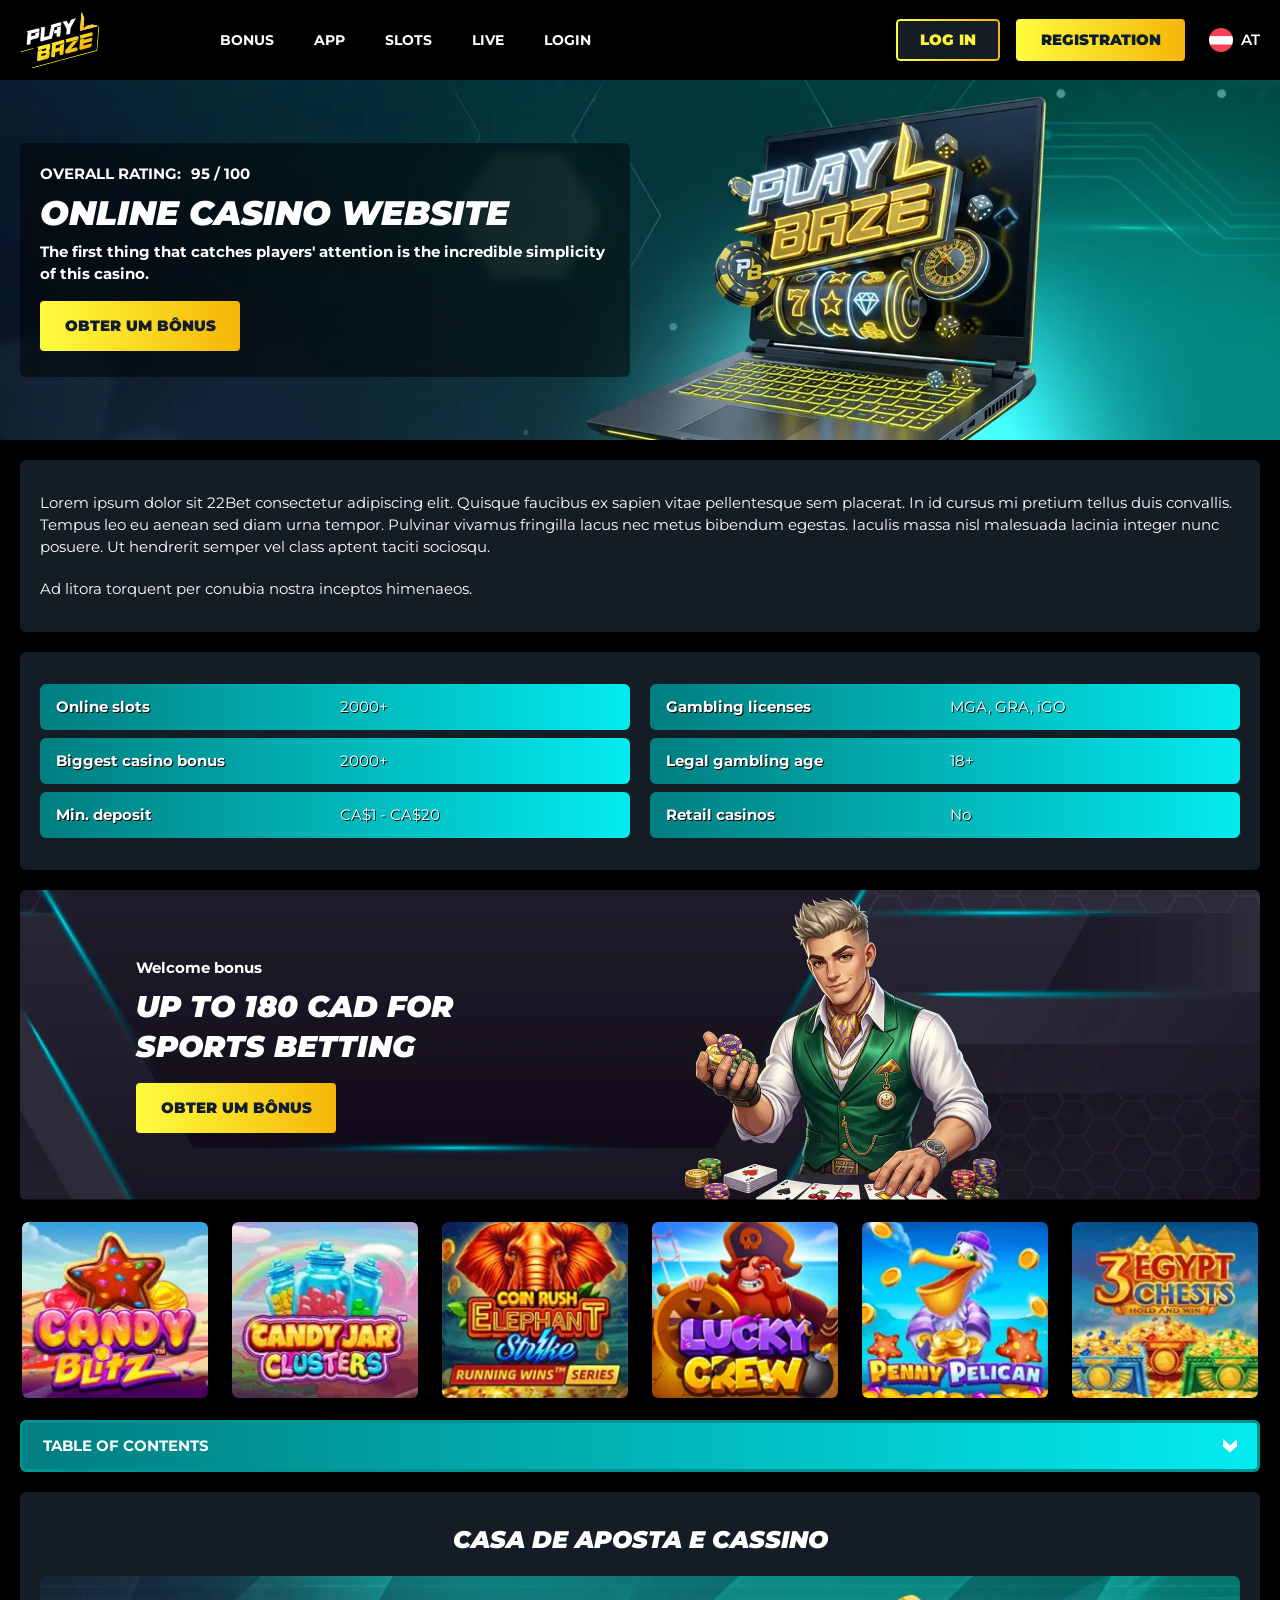
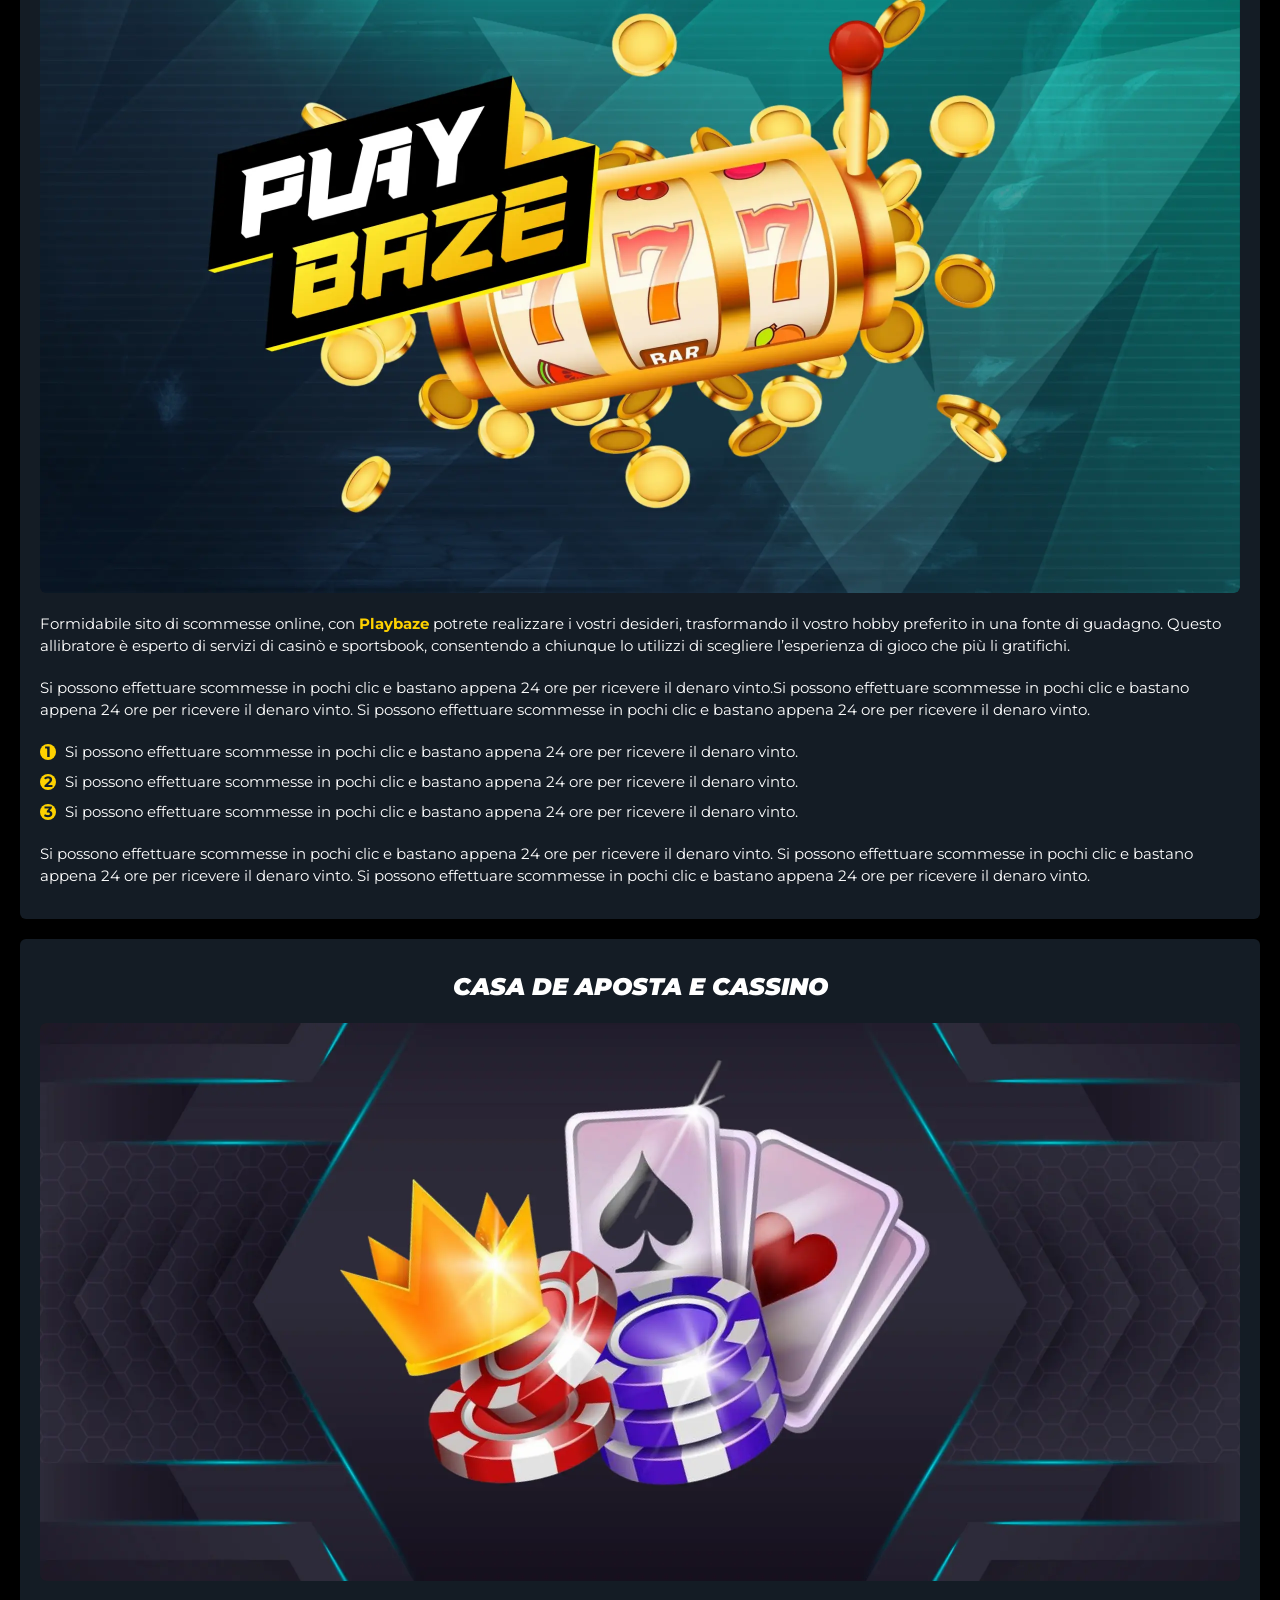
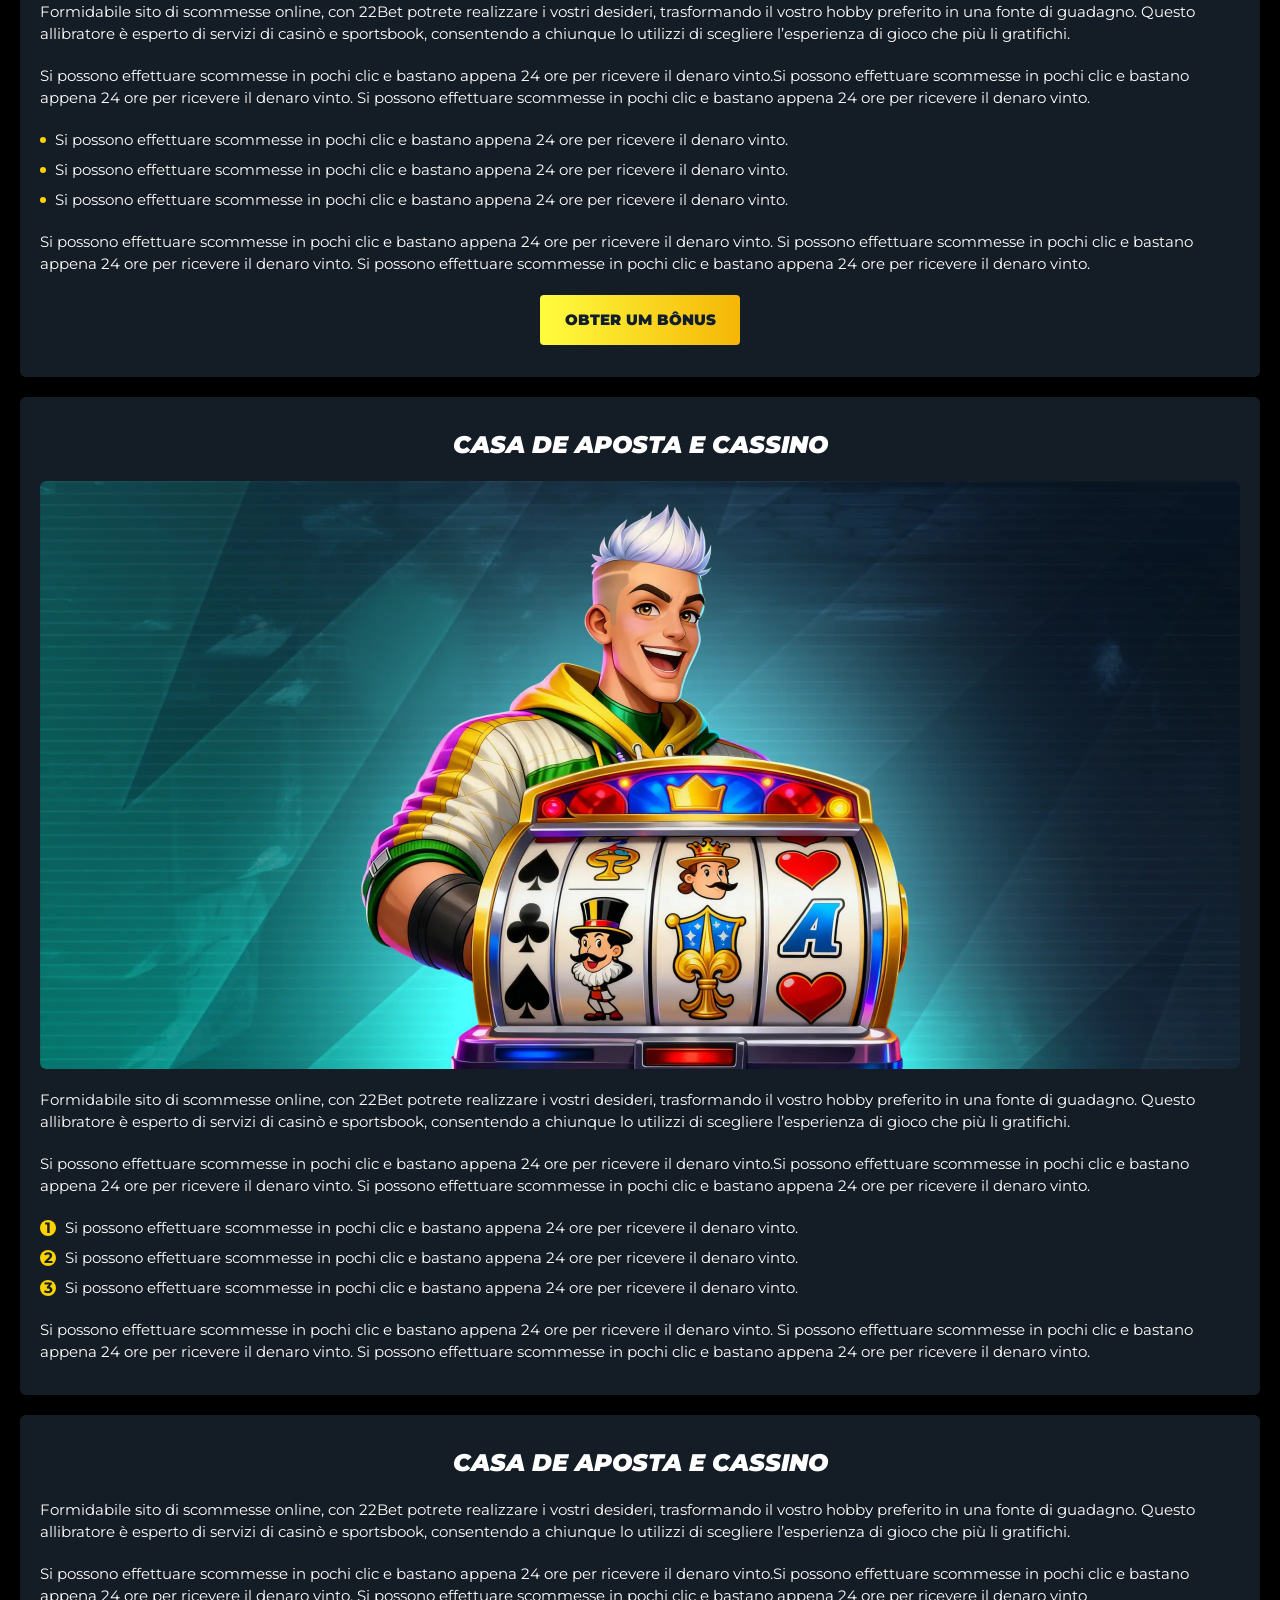
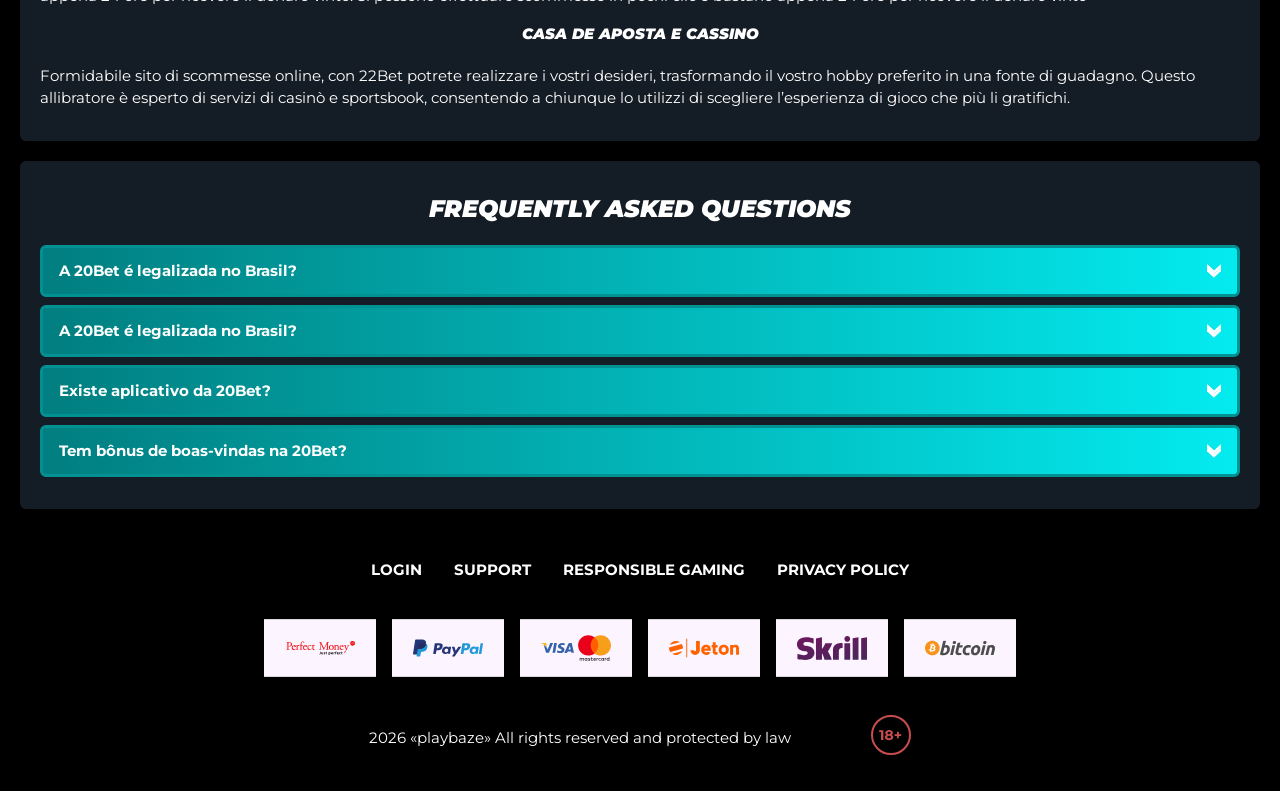
<file: index.html>
<!DOCTYPE html>
<html lang="at">
  <head>
    <meta charset="UTF-8" />
   
    <meta name="viewport" content="width=device-width, initial-scale=1.0" />
    <title>Playbaze </title>
    <meta name="description" content />
    <meta property="og:site_name" content />
    <meta property="og:title" content />
    <meta property="og:type" content="website" />
    <meta property="og:url" content />
    <meta property="og:image" content />
    <meta property="og:image:alt" content />
    <meta property="og:locale" content="at" />
    <meta property="og:description" content />
    <link rel="preconnect" href="https://fonts.googleapis.com" />
    <link rel="preconnect" href="https://fonts.gstatic.com" crossorigin="anonymous" />
   <link href="https://fonts.googleapis.com/css2?family=Open+Sans:ital,wght@0,300..800;1,300..800&display=swap" rel="stylesheet">
<link href="https://fonts.googleapis.com/css?family=Roboto+Condensed&display=swap" rel="stylesheet">
<link href="https://fonts.googleapis.com/css2?family=Montserrat:ital,wght@0,100..900;1,100..900&display=swap" rel="stylesheet">
   <link rel="stylesheet" href="./css/reset.css" />
    <link rel="stylesheet" href="./css/main.css" />
    <link rel="stylesheet" href="./css/media.css"/>
    <link rel="icon" href="./images/Group.png" type="image/x-icon"/>
    <script
    src="https://code.jquery.com/jquery-3.6.1.min.js"
    integrity="sha256-o88AwQnZB+VDvE9tvIXrMQaPlFFSUTR+nldQm1LuPXQ="
    crossorigin="anonymous"
  ></script>
  </head>
  <body>
    <header class="header">
      <section class="content header__content">
        <a href="./index.html" class="logo header__logo"
          ><img src="./images/logo.svg" alt="logo" title
        /></a>
        <button class="header__btn-menu" >
          <svg width="16px" height="16px" viewBox="0 0 16 16" xmlns="http://www.w3.org/2000/svg">
              <rect y="0" width="16" height="3" rx="1.5"></rect>
              <rect y="6.5" width="16" height="3" rx="1.5"></rect>
              <rect y="13" width="16" height="3" rx="1.5"></rect>
            </svg>
        </button>

          <nav class="menu header__menu">
              <ul class="header__menu-list">
            <li>
              <a href="./bonus.html">
                <span>Bonus</span>
              </a>
            </li>
            <li>
              <a href="./app.html">
                <span>App</span>
              </a>
            </li>
            <li>
              <a href="./slots.html">
                <span>slots</span>
              </a>
            </li>
            <li>
              <a href="./live.html">
                <span>live</span>
              </a>
            </li>
            <li>
              <a href="./login.html">
                <span>login</span>
              </a>
            </li>
          </ul>
            <div class="header__button header__button-menu " >
              <a href="#" class="button  button__login-menu">log in</a>
              <a href="#" class="button button__menu">registration</a>
            </div>
           
          </nav>
            <a href="#" class="button button__login">log in</a>
            <a href="#" class="button button__singup">registration</a>
            <!-- <div id="clock" class="header__time">00:00</div> -->
            <a href="" class="header__flag">
                <span><img src="./images/flag.png" alt="flag" title /></span>
                <span>at</span>
              </a>
      </section>
    </header>
     <main class="main home main-page">
        <section class=" hero hero__page">
           
            <div class="background">
              <img src="./images/main/bg-main.webp" alt="hero" title />
              
            </div>
            <div class="hero__wrapper">
              <div class="hero__data">
                <div class="hero__rating" >
                  <p>Overall Rating:</p>
                 
                  <span >
                    <span >95</span>
                  <span>/</span> 
                  <span >100</span>
                  
                  </span>
                </div>
                <h1 class="title general hero__title">
                 Online Casino Website
                </h1>
                <p class="hero__text">The first thing that catches players' attention is the incredible simplicity of this casino.</p>
                <a href="#" class="button  hero__button">Obter um Bônus</a>
               
              </div>
             
            </div>
          </section>
      <section class="main__wrap main__wrap-page">
       
       <section class="content__wrapper content__wrapper-page">

         
        
       
          <section class="content article">
            <p>
             Lorem ipsum dolor sit 22Bet consectetur adipiscing elit. Quisque faucibus ex sapien vitae pellentesque sem placerat. In id cursus mi pretium tellus duis convallis. Tempus leo eu aenean sed diam urna tempor. Pulvinar vivamus fringilla lacus nec metus bibendum egestas. Iaculis massa nisl malesuada lacinia integer nunc posuere. Ut hendrerit semper vel class aptent taciti sociosqu.
            </p>
            <p>
             Ad litora torquent per conubia nostra inceptos himenaeos.
            </p>
          </section>
         
            <section class="content features">
           
              <table class="features__table">
               <tbody class="features__group">
                 
                   <tr>
                   <td>Online slots</td>
                   <td>2000+</td>
                  </tr>
                  <tr>
                   <td>Biggest casino bonus</td>
                   <td>2000+</td>
                  </tr>
                  <tr>
                   <td>Min. deposit</td>
                   <td>CA$1 - CA$20</td>
                  </tr>
                  </tbody>
                  <tbody class="features__group">
              
                     <tr>
                     <td>Gambling licenses</td>
                     <td>MGA, GRA, iGO</td>
                   </tr>
                   <tr>
                     <td>Legal gambling age</td>
                     <td>18+</td>
                   </tr>
                   <tr>
                     <td>Retail casinos</td>
                     <td>No</td>
                   </tr>
                
               </tbody>
             </table>
            
         
           </section>  
             <section class="content banner">
            <div class="background banner__background banner__background-page">
              
              <img src="./images/main/banner-main.webp" alt="banner" title />
              
            </div>
            <div class="banner__info">
              <p class="banner__subtitle">Welcome bonus</p>
              <h2 class="title high banner__title-main">
                  
               up to 180 CAD
for sports betting
              </h2>
            
              <a href="#" class="button banner__button">Obter um Bônus</a>
            </div>
          </section>
           <section class="content casino">
           
              <ul class="casino__list">
                <li class="casino__item">
                    <div class="casino__wrapper">
                      <img class="casino__img" src="./images/main/card-main1.webp" alt="" title>
                    <div class="casino__hover casino__hover-live">
                        
                        <div class="casino-box">
                            
                        <a href="#" class="button  casino__buttons">Play now</a>
                        </div>
                    </div>
                    </div>
                    
                </li>
                <li class="casino__item">
                  <div class="casino__wrapper">
                    <img class="casino__img" src="./images/main/card-main2.webp" alt="" title>
                <div class="casino__hover casino__hover-live">
                      
                        <div class="casino-box">
                            
                        <a href="#" class="button  casino__buttons">Play now</a>
                        </div>
                    </div>
                  </div>
                 
              </li>
              <li class="casino__item">
                <div class="casino__wrapper">
                  <img class="casino__img" src="./images/main/card-main3.webp" alt="" title>
               <div class="casino__hover casino__hover-live">
                        
                        <div class="casino-box">
                            
                        <a href="#" class="button  casino__buttons">Play now</a>
                        </div>
                    </div>
               
            </li>
             <li class="casino__item">
                <div class="casino__wrapper">
                  <img class="casino__img" src="./images/main/card-main4.webp" alt="" title>
               <div class="casino__hover casino__hover-live">
                        
                        <div class="casino-box">
                            
                        <a href="#" class="button  casino__buttons">Play now</a>
                        </div>
                    </div>
               
            </li>
            <li class="casino__item">
                <div class="casino__wrapper">
                  <img class="casino__img" src="./images/main/card-main5.webp" alt="" title>
               <div class="casino__hover casino__hover-live">
                        
                        <div class="casino-box">
                            
                        <a href="#" class="button  casino__buttons">Play now</a>
                        </div>
                    </div>
               
            </li>
            <li class="casino__item">
                <div class="casino__wrapper">
                  <img class="casino__img" src="./images/main/card-main6.webp" alt="" title>
               <div class="casino__hover casino__hover-live">
                        
                        <div class="casino-box">
                            
                        <a href="#" class="button  casino__buttons">Play now</a>
                        </div>
                    </div>
               
            </li>
            

              </ul>
         </section>
              <section class="content menu-review__content">
              

            
                <div class="menu__review-desk menu__review-content">Table of Contents</div>
                <ul class="menu__review menu__review-list">
                  <li><a href="#">Casa de Aposta e Cassino</a></li>
                    <li><a href="#">Casa de Aposta e Cassino</a></li>
                      <li><a href="#">Casa de Aposta e Cassino</a></li>
                        <li><a href="#">Casa de Aposta e Cassino</a></li>
                          <li><a href="#">Frequently Asked Questions</a></li>
                 
                </ul>
             
          
          </section>
          
        
          <section class="content article">
            <h2 class="title high article__title">Casa de Aposta e Cassino</h2>
             <div class="images">
              <img src="./images/main/image1-main.webp" alt="banner" title />
            </div>
            <p>
             Formidabile sito di scommesse online, con <a href="#">Playbaze</a> potrete realizzare i vostri desideri, trasformando il vostro hobby preferito in una fonte di guadagno. Questo allibratore è esperto di servizi di casinò e sportsbook, consentendo a chiunque lo utilizzi di scegliere l’esperienza di gioco che più li gratifichi.
            </p>
            <p>
             Si possono effettuare scommesse in pochi clic e bastano appena 24 ore per ricevere il denaro vinto.Si possono effettuare scommesse in pochi clic e bastano appena 24 ore per ricevere il denaro vinto. Si possono effettuare scommesse in pochi clic e bastano appena 24 ore per ricevere il denaro vinto.
            </p>
           <ol>
              <li>Si possono effettuare scommesse in pochi clic e bastano appena 24 ore per ricevere il denaro vinto.</li>
              <li>Si possono effettuare scommesse in pochi clic e bastano appena 24 ore per ricevere il denaro vinto.</li>
              <li>Si possono effettuare scommesse in pochi clic e bastano appena 24 ore per ricevere il denaro vinto.</li>
            </ol>
            <p>Si possono effettuare scommesse in pochi clic e bastano appena 24 ore per ricevere il denaro vinto. Si possono effettuare scommesse in pochi clic e bastano appena 24 ore per ricevere il denaro vinto. Si possono effettuare scommesse in pochi clic e bastano appena 24 ore per ricevere il denaro vinto.</p>
          </section>
           <section class="content article">
            <h2 class="title high article__title">Casa de Aposta e Cassino</h2>
             <div class="images">
              <img src="./images/main/image2-main.webp" alt="banner" title />
            </div>
            <p>
             Formidabile sito di scommesse online, con 22Bet potrete realizzare i vostri desideri, trasformando il vostro hobby preferito in una fonte di guadagno. Questo allibratore è esperto di servizi di casinò e sportsbook, consentendo a chiunque lo utilizzi di scegliere l’esperienza di gioco che più li gratifichi.
            </p>
            <p>
             Si possono effettuare scommesse in pochi clic e bastano appena 24 ore per ricevere il denaro vinto.Si possono effettuare scommesse in pochi clic e bastano appena 24 ore per ricevere il denaro vinto. Si possono effettuare scommesse in pochi clic e bastano appena 24 ore per ricevere il denaro vinto.
            </p>
           <ul>
              <li>Si possono effettuare scommesse in pochi clic e bastano appena 24 ore per ricevere il denaro vinto.</li>
              <li>Si possono effettuare scommesse in pochi clic e bastano appena 24 ore per ricevere il denaro vinto.</li>
              <li>Si possono effettuare scommesse in pochi clic e bastano appena 24 ore per ricevere il denaro vinto.</li>
            </ul>
            <p>Si possono effettuare scommesse in pochi clic e bastano appena 24 ore per ricevere il denaro vinto. Si possono effettuare scommesse in pochi clic e bastano appena 24 ore per ricevere il denaro vinto. Si possono effettuare scommesse in pochi clic e bastano appena 24 ore per ricevere il denaro vinto.</p>
         <a href="#" class="button">Obter um Bônus</a>
          </section>
           <section class="content article">
            <h2 class="title high article__title">Casa de Aposta e Cassino</h2>
             <div class="images">
              <img src="./images/main/image3-main.webp" alt="banner" title />
            </div>
            <p>
             Formidabile sito di scommesse online, con 22Bet potrete realizzare i vostri desideri, trasformando il vostro hobby preferito in una fonte di guadagno. Questo allibratore è esperto di servizi di casinò e sportsbook, consentendo a chiunque lo utilizzi di scegliere l’esperienza di gioco che più li gratifichi.
            </p>
            <p>
             Si possono effettuare scommesse in pochi clic e bastano appena 24 ore per ricevere il denaro vinto.Si possono effettuare scommesse in pochi clic e bastano appena 24 ore per ricevere il denaro vinto. Si possono effettuare scommesse in pochi clic e bastano appena 24 ore per ricevere il denaro vinto.
            </p>
           <ol>
              <li>Si possono effettuare scommesse in pochi clic e bastano appena 24 ore per ricevere il denaro vinto.</li>
              <li>Si possono effettuare scommesse in pochi clic e bastano appena 24 ore per ricevere il denaro vinto.</li>
              <li>Si possono effettuare scommesse in pochi clic e bastano appena 24 ore per ricevere il denaro vinto.</li>
            </ol>
            <p>Si possono effettuare scommesse in pochi clic e bastano appena 24 ore per ricevere il denaro vinto. Si possono effettuare scommesse in pochi clic e bastano appena 24 ore per ricevere il denaro vinto. Si possono effettuare scommesse in pochi clic e bastano appena 24 ore per ricevere il denaro vinto.</p>
          </section>
           <section class="content article">
            <h2 class="title high article__title">Casa de Aposta e Cassino</h2>
            <p>Formidabile sito di scommesse online, con 22Bet potrete realizzare i vostri desideri, trasformando il vostro hobby preferito in una fonte di guadagno. Questo allibratore è esperto di servizi di casinò e sportsbook, consentendo a chiunque lo utilizzi di scegliere l’esperienza di gioco che più li gratifichi.</p>
            <p>Si possono effettuare scommesse in pochi clic e bastano appena 24 ore per ricevere il denaro vinto.Si possono effettuare scommesse in pochi clic e bastano appena 24 ore per ricevere il denaro vinto. Si possono effettuare scommesse in pochi clic e bastano appena 24 ore per ricevere il denaro vinto</p>
            <h3>Casa de Aposta e Cassino</h3>
            <p>Formidabile sito di scommesse online, con 22Bet potrete realizzare i vostri desideri, trasformando il vostro hobby preferito in una fonte di guadagno. Questo allibratore è esperto di servizi di casinò e sportsbook, consentendo a chiunque lo utilizzi di scegliere l’esperienza di gioco che più li gratifichi.</p>
           </section>

          <section class="content faq">
            <h2 class="title high faq__title">Frequently Asked Questions</h2>
            <ul class="faq__list " >
              <li class="faq__item"  >
                <h3 class="title medium faq__subtitle js-button-expander js-button-expander--faq"  >A 20Bet é legalizada no Brasil?
                 </h3>
                <div  class="faq__answer js-expand-content js-expand-content--faq" >
                  <p  >
                    Sim, a casa de apostas tem licença emitida por Curaçao, que é reconhecida no Brasil e a permite atuar por aqui.
                  </p>
                </div>
              </li>
              <li class="faq__item"  >
                <h3 class="title medium faq__subtitle js-button-expander js-button-expander--faq"  >A 20Bet é legalizada no Brasil?</h3>
                <div class="faq__answer js-expand-content js-expand-content--faq" >
                  <p  >
                    Sim, a casa de apostas tem licença emitida por Curaçao, que é reconhecida no Brasil e a permite atuar por aqui.
                  </p>
                </div>
              </li> 
              <li class="faq__item"  >
                <h3 class="title medium faq__subtitle js-button-expander js-button-expander--faq"  >Existe aplicativo da 20Bet?</h3>
                <div class="faq__answer js-expand-content js-expand-content--faq" >
                  <p  >
                   Sim, disponível para sistemas operacionais iOS e Android.
                  </p>
                </div>
              </li> 
              <li class="faq__item"  >
                <h3 class="title medium faq__subtitle js-button-expander js-button-expander--faq"  >Tem bônus de boas-vindas na 20Bet?</h3>
                <div class="faq__answer js-expand-content js-expand-content--faq" >
                  <p  >
                   O pacote especial para novos usuários da 20Bet paga 100% sobre o primeiro depósito, com limite de 600 BRL.
                  </p>
                </div>
              </li> 
             
            </ul>
          </section>
          
        </section> 
      
        <div class=""  onclick="scrollToTop()">
          <button class="main__arrow" id="scrollToTopBtn"></button>
        </div> 
        
      </section>
    </main> 
     <footer class=" footer ">
      <section class="content footer__content">
        <ul class="footer__menu">
         <li><a href="./login.html">Login</a></li>
         <li><a href="./support.html">Support</a></li>
         <li><a href="./responsible.html">Responsible Gaming</a></li>
         <li><a href="./policy.html">Privacy Policy</a></li>
        
        </ul>
       
          <ul class="footer__cards-list">
           
            <li>
              <a href="#"
                ><img src="./images/footer-img1.svg" alt="cardvisa" title
              /></a>
            </li>
             <li>
              <a href="#"
                ><img src="./images/footer-img2.svg" alt="cardvisa" title
              /></a>
            </li>
             <li>
              <a href="#"
                ><img src="./images/footer-img3.svg" alt="cardvisa" title
              /></a>
            </li>
             <li>
              <a href="#"
                ><img src="./images/footer-img4.svg" alt="cardvisa" title
              /></a>
            </li>
             <li>
              <a href="#"
                ><img src="./images/footer-img5.svg" alt="cardvisa" title
              /></a>
            </li>
             <li>
              <a href="#"
                ><img src="./images/footer-img6.svg" alt="cardvisa" title
              /></a>
            </li>
          
            
          </ul>
       
        <div class="footer__wrapp">
          <div class="footer__text">
           
            <p>2026 «playbaze» All rights reserved and protected by law
</p>
           
          </div>
          <div class="footer__age">
            <img src="./images/age.svg" alt="age" title />
          </div>
        </div>
      
      </section>
    </footer>
    <script src="./js/arrowUp.js" defer></script>
    <script src="./js/sidebar.js" defer></script>
    <script src="./js/expander.js" defer></script>
    <script src="./js/mobile-menu.js" defer></script>
    <!-- <script src="./js/clock.js" defer></script> -->
  </body>
</html>
</file>
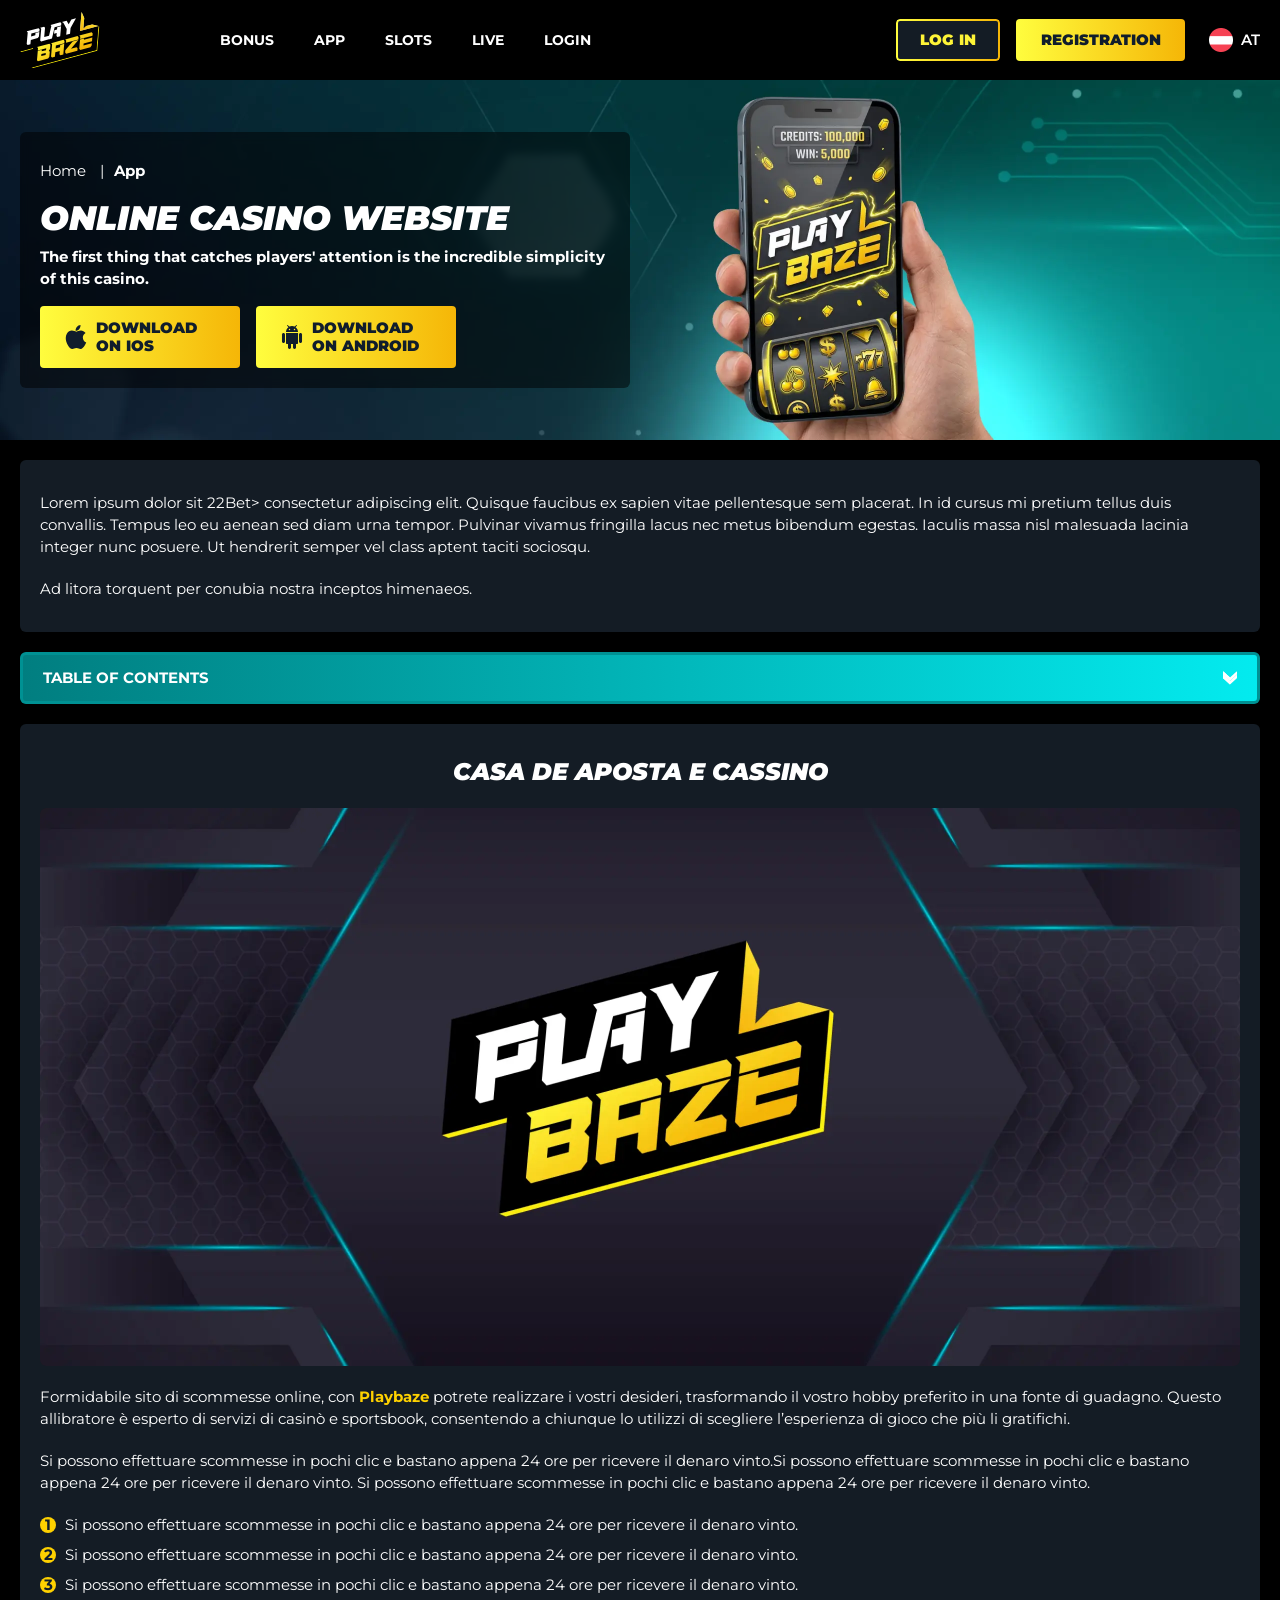
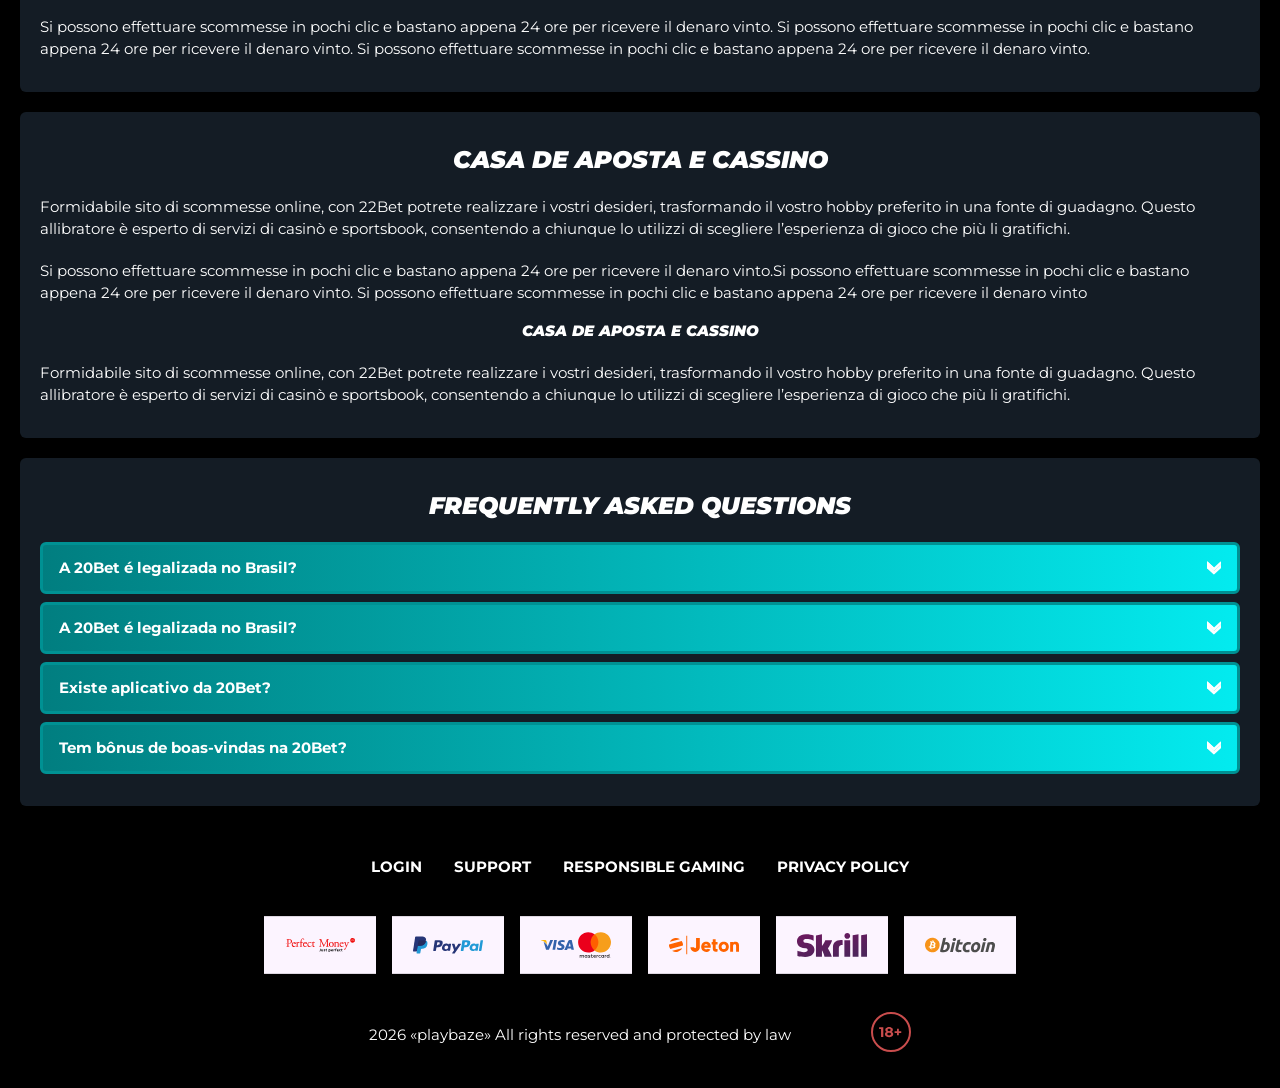
<file: app.html>
<!DOCTYPE html>
<html lang="at">
  <head>
    <meta charset="UTF-8" />
   
    <meta name="viewport" content="width=device-width, initial-scale=1.0" />
    <title>Playbaze</title>
    <meta name="description" content />
    <meta property="og:site_name" content />
    <meta property="og:title" content />
    <meta property="og:type" content="website" />
    <meta property="og:url" content />
    <meta property="og:image" content />
    <meta property="og:image:alt" content />
    <meta property="og:locale" content="at" />
    <meta property="og:description" content />
    <link rel="preconnect" href="https://fonts.googleapis.com" />
    <link rel="preconnect" href="https://fonts.gstatic.com" crossorigin="anonymous" />
   <link href="https://fonts.googleapis.com/css2?family=Open+Sans:ital,wght@0,300..800;1,300..800&display=swap" rel="stylesheet">
<link href="https://fonts.googleapis.com/css?family=Roboto+Condensed&display=swap" rel="stylesheet">
<link href="https://fonts.googleapis.com/css2?family=Montserrat:ital,wght@0,100..900;1,100..900&display=swap" rel="stylesheet">
   <link rel="stylesheet" href="./css/reset.css" />
    <link rel="stylesheet" href="./css/main.css" />
    <link rel="stylesheet" href="./css/media.css"/>
    <link rel="icon" href="./images/Group.png" type="image/x-icon"/>
    <script
    src="https://code.jquery.com/jquery-3.6.1.min.js"
    integrity="sha256-o88AwQnZB+VDvE9tvIXrMQaPlFFSUTR+nldQm1LuPXQ="
    crossorigin="anonymous"
  ></script>
  </head>
  <body>
        <header class="header">
      <section class="content header__content">
        <a href="./index.html" class="logo header__logo"
          ><img src="./images/logo.svg" alt="logo" title
        /></a>
        <button class="header__btn-menu" >
          <svg width="16px" height="16px" viewBox="0 0 16 16" xmlns="http://www.w3.org/2000/svg">
              <rect y="0" width="16" height="3" rx="1.5"></rect>
              <rect y="6.5" width="16" height="3" rx="1.5"></rect>
              <rect y="13" width="16" height="3" rx="1.5"></rect>
            </svg>
        </button>

          <nav class="menu header__menu">
              <ul class="header__menu-list">
            <li>
              <a href="./bonus.html">
                <span>Bonus</span>
              </a>
            </li>
            <li>
              <a href="./app.html">
                <span>App</span>
              </a>
            </li>
            <li>
              <a href="./slots.html">
                <span>slots</span>
              </a>
            </li>
            <li>
              <a href="./live.html">
                <span>live</span>
              </a>
            </li>
            <li>
              <a href="./login.html">
                <span>login</span>
              </a>
            </li>
          </ul>
            <div class="header__button header__button-menu " >
              <a href="#" class="button  button__login-menu">log in</a>
              <a href="#" class="button button__menu">registration</a>
            </div>
           
          </nav>
            <a href="#" class="button button__login">log in</a>
            <a href="#" class="button button__singup">registration</a>
            <!-- <div id="clock" class="header__time">00:00</div> -->
            <a href="" class="header__flag">
                <span><img src="./images/flag.png" alt="flag" title /></span>
                <span>at</span>
              </a>
      </section>
    </header>
     <main class="main home main-page">
        <section class=" hero hero__page hero__page-app">
           
            <div class="background background-page">
              <img src="./images/app/bg-app.webp" alt="hero" title />
              
            </div>
            <div class="hero__wrapper hero__wrapper-page">
              <div class="hero__data hero__data-app">
                <ul
                class="breadcrumbs "
                
              >
                <li
                  
                >
                  <a href="#" >
                    <span >Home</span></a
                  >
                 
                </li>
                <li
                  
                >
                  <a href="#" > <span >App</span></a>
                 
                </li>
              </ul>
                <h1 class="title general hero__title">
                  Online Casino Website
                </h1>
                 <p class="hero__text">The first thing that catches players' attention is the incredible simplicity of this casino.</p>
               
              <div class="banner__content banner__content-app">
             
                  <a href="#" class="banner__btn banner__btn-app">
                    <img src="./images/app/apple.svg" alt="icon" title>
                   Download </br>
on iOS
                  </a>
                  <a href="#" class="banner__btn banner__btn-android"
                    > <img src="./images/app/android.svg" alt="icon" title>Download </br>
on Android</a
                  >
                </div>
              </div>
             
            </div>
          </section>
      <section class="main__wrap main__wrap-page">
       
       <section class="content__wrapper content__wrapper-page">

         
        
       
          <section class="content article">
            <p>
             Lorem ipsum dolor sit 22Bet> consectetur adipiscing elit. Quisque faucibus ex sapien vitae pellentesque sem placerat. In id cursus mi pretium tellus duis convallis. Tempus leo eu aenean sed diam urna tempor. Pulvinar vivamus fringilla lacus nec metus bibendum egestas. Iaculis massa nisl malesuada lacinia integer nunc posuere. Ut hendrerit semper vel class aptent taciti sociosqu.
            </p>
            <p>
             Ad litora torquent per conubia nostra inceptos himenaeos.
            </p>
          </section>
         
              <section class="content menu-review__content">
              

            
                <div class="menu__review-desk menu__review-content">Table of Contents</div>
                <ul class="menu__review menu__review-list">
                  <li><a href="#">Casa de Aposta e Cassino</a></li>
                    <li><a href="#">Casa de Aposta e Cassino</a></li>
                      <li><a href="#">Casa de Aposta e Cassino</a></li>
                        <li><a href="#">Casa de Aposta e Cassino</a></li>
                          <li><a href="#">Frequently Asked Questions</a></li>
                 
                </ul>
             
          
          </section>
          
        
          <section class="content article">
            <h2 class="title high article__title">Casa de Aposta e Cassino</h2>
             <div class="images">
              <img src="./images/app/image1-app.webp" alt="banner" title />
            </div>
            <p>
             Formidabile sito di scommesse online, con <a href="#">Playbaze</a> potrete realizzare i vostri desideri, trasformando il vostro hobby preferito in una fonte di guadagno. Questo allibratore è esperto di servizi di casinò e sportsbook, consentendo a chiunque lo utilizzi di scegliere l’esperienza di gioco che più li gratifichi.
            </p>
            <p>
             Si possono effettuare scommesse in pochi clic e bastano appena 24 ore per ricevere il denaro vinto.Si possono effettuare scommesse in pochi clic e bastano appena 24 ore per ricevere il denaro vinto. Si possono effettuare scommesse in pochi clic e bastano appena 24 ore per ricevere il denaro vinto.
            </p>
           <ol>
              <li>Si possono effettuare scommesse in pochi clic e bastano appena 24 ore per ricevere il denaro vinto.</li>
              <li>Si possono effettuare scommesse in pochi clic e bastano appena 24 ore per ricevere il denaro vinto.</li>
              <li>Si possono effettuare scommesse in pochi clic e bastano appena 24 ore per ricevere il denaro vinto.</li>
            </ol>
            <p>Si possono effettuare scommesse in pochi clic e bastano appena 24 ore per ricevere il denaro vinto. Si possono effettuare scommesse in pochi clic e bastano appena 24 ore per ricevere il denaro vinto. Si possono effettuare scommesse in pochi clic e bastano appena 24 ore per ricevere il denaro vinto.</p>
          </section>
         
         
           <section class="content article">
            <h2 class="title high article__title">Casa de Aposta e Cassino</h2>
            <p>Formidabile sito di scommesse online, con 22Bet potrete realizzare i vostri desideri, trasformando il vostro hobby preferito in una fonte di guadagno. Questo allibratore è esperto di servizi di casinò e sportsbook, consentendo a chiunque lo utilizzi di scegliere l’esperienza di gioco che più li gratifichi.</p>
            <p>Si possono effettuare scommesse in pochi clic e bastano appena 24 ore per ricevere il denaro vinto.Si possono effettuare scommesse in pochi clic e bastano appena 24 ore per ricevere il denaro vinto. Si possono effettuare scommesse in pochi clic e bastano appena 24 ore per ricevere il denaro vinto</p>
            <h3>Casa de Aposta e Cassino</h3>
            <p>Formidabile sito di scommesse online, con 22Bet potrete realizzare i vostri desideri, trasformando il vostro hobby preferito in una fonte di guadagno. Questo allibratore è esperto di servizi di casinò e sportsbook, consentendo a chiunque lo utilizzi di scegliere l’esperienza di gioco che più li gratifichi.</p>
           </section>

          <section class="content faq">
            <h2 class="title high faq__title">Frequently Asked Questions</h2>
            <ul class="faq__list " >
              <li class="faq__item"  >
                <h3 class="title medium faq__subtitle js-button-expander js-button-expander--faq"  >A 20Bet é legalizada no Brasil?
                 </h3>
                <div  class="faq__answer js-expand-content js-expand-content--faq" >
                  <p  >
                    Sim, a casa de apostas tem licença emitida por Curaçao, que é reconhecida no Brasil e a permite atuar por aqui.
                  </p>
                </div>
              </li>
              <li class="faq__item"  >
                <h3 class="title medium faq__subtitle js-button-expander js-button-expander--faq"  >A 20Bet é legalizada no Brasil?</h3>
                <div class="faq__answer js-expand-content js-expand-content--faq" >
                  <p  >
                    Sim, a casa de apostas tem licença emitida por Curaçao, que é reconhecida no Brasil e a permite atuar por aqui.
                  </p>
                </div>
              </li> 
              <li class="faq__item"  >
                <h3 class="title medium faq__subtitle js-button-expander js-button-expander--faq"  >Existe aplicativo da 20Bet?</h3>
                <div class="faq__answer js-expand-content js-expand-content--faq" >
                  <p  >
                   Sim, disponível para sistemas operacionais iOS e Android.
                  </p>
                </div>
              </li> 
              <li class="faq__item"  >
                <h3 class="title medium faq__subtitle js-button-expander js-button-expander--faq"  >Tem bônus de boas-vindas na 20Bet?</h3>
                <div class="faq__answer js-expand-content js-expand-content--faq" >
                  <p  >
                   O pacote especial para novos usuários da 20Bet paga 100% sobre o primeiro depósito, com limite de 600 BRL.
                  </p>
                </div>
              </li> 
             
            </ul>
          </section>
          
        </section> 
      
        <div class=""  onclick="scrollToTop()">
          <button class="main__arrow" id="scrollToTopBtn"></button>
        </div> 
        
      </section>
    </main> 
  <footer class=" footer ">
      <section class="content footer__content">
        <ul class="footer__menu">
         <li><a href="./login.html">Login</a></li>
         <li><a href="./support.html">Support</a></li>
         <li><a href="./responsible.html">Responsible Gaming</a></li>
         <li><a href="./policy.html">Privacy Policy</a></li>
        
        </ul>
       
          <ul class="footer__cards-list">
           
            <li>
              <a href="#"
                ><img src="./images/footer-img1.svg" alt="cardvisa" title
              /></a>
            </li>
             <li>
              <a href="#"
                ><img src="./images/footer-img2.svg" alt="cardvisa" title
              /></a>
            </li>
             <li>
              <a href="#"
                ><img src="./images/footer-img3.svg" alt="cardvisa" title
              /></a>
            </li>
             <li>
              <a href="#"
                ><img src="./images/footer-img4.svg" alt="cardvisa" title
              /></a>
            </li>
             <li>
              <a href="#"
                ><img src="./images/footer-img5.svg" alt="cardvisa" title
              /></a>
            </li>
             <li>
              <a href="#"
                ><img src="./images/footer-img6.svg" alt="cardvisa" title
              /></a>
            </li>
          
            
          </ul>
       
        <div class="footer__wrapp">
          <div class="footer__text">
           
            <p>2026 «playbaze» All rights reserved and protected by law
</p>
           
          </div>
          <div class="footer__age">
            <img src="./images/age.svg" alt="age" title />
          </div>
        </div>
      
      </section>
    </footer>
    <script src="./js/arrowUp.js" defer></script>
    <script src="./js/sidebar.js" defer></script>
    <script src="./js/expander.js" defer></script>
    <script src="./js/mobile-menu.js" defer></script>
    <!-- <script src="./js/clock.js" defer></script> -->
  </body>
</html>
</file>
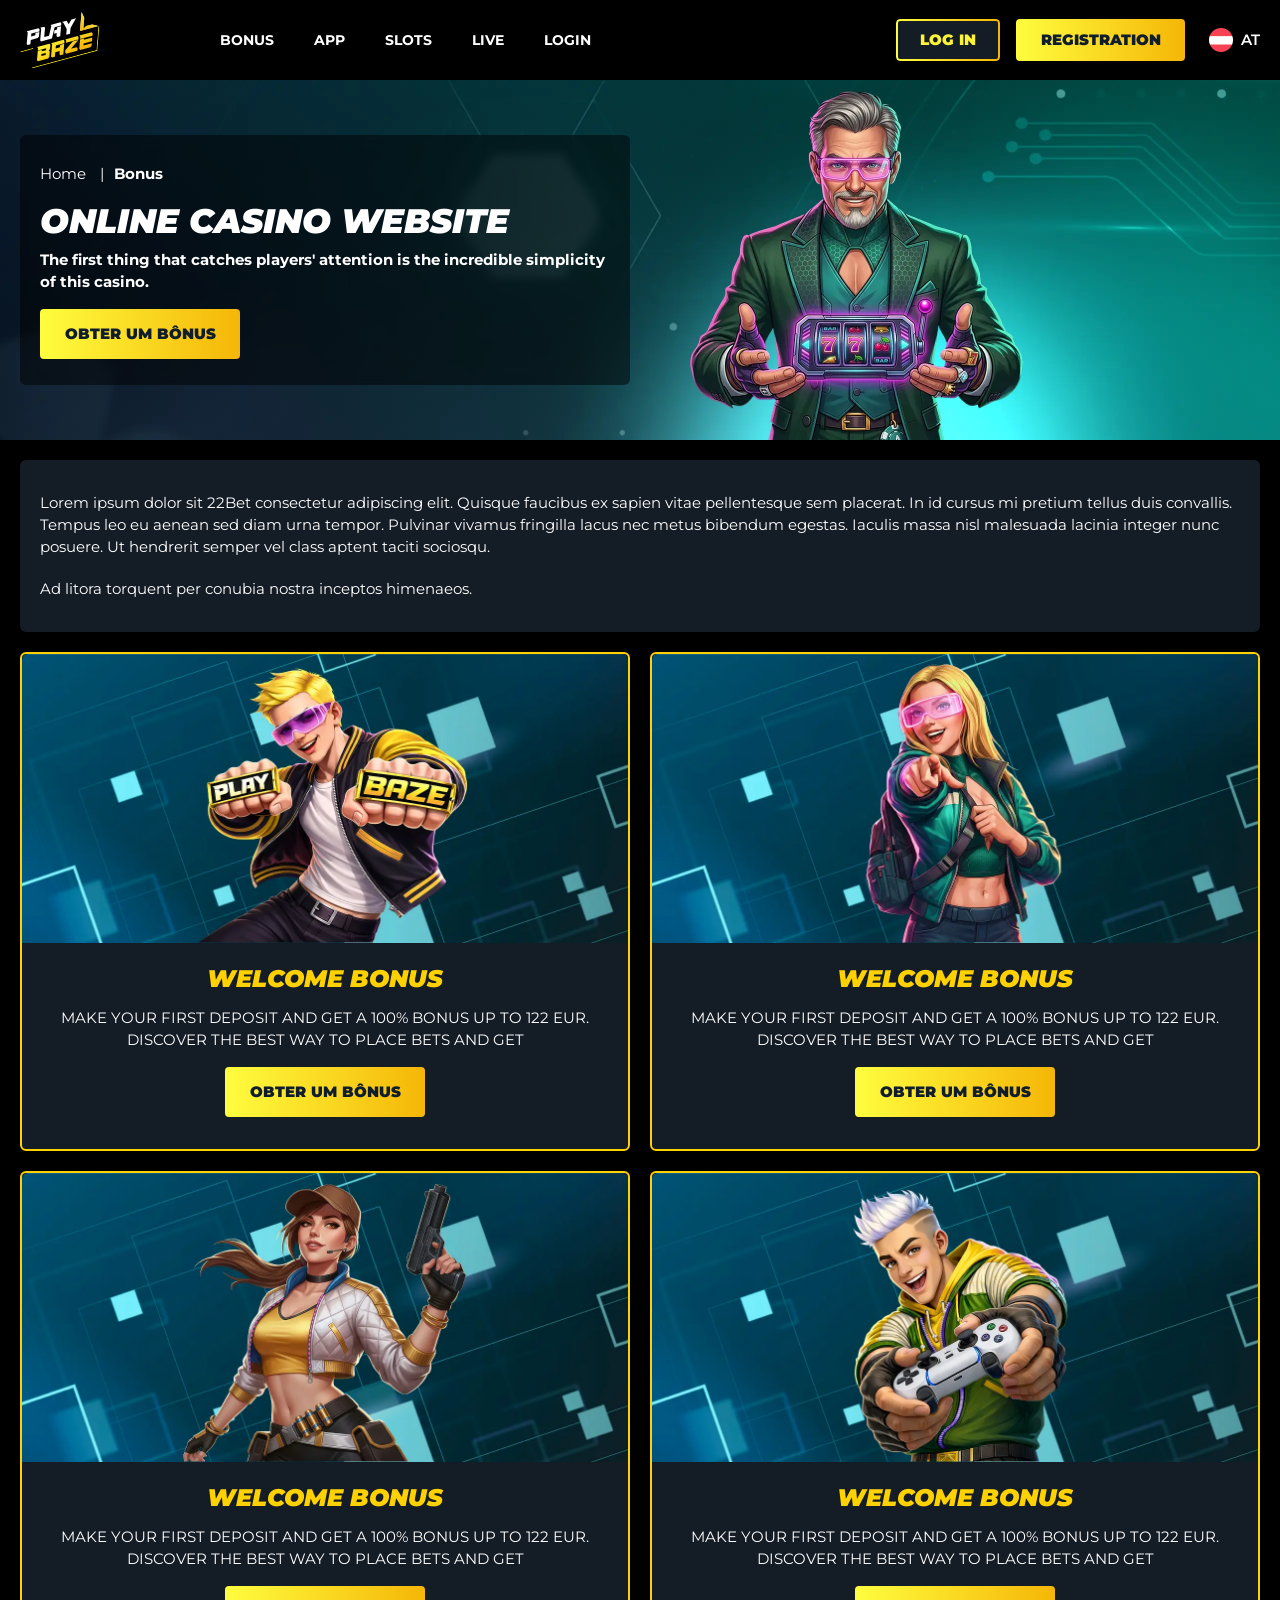
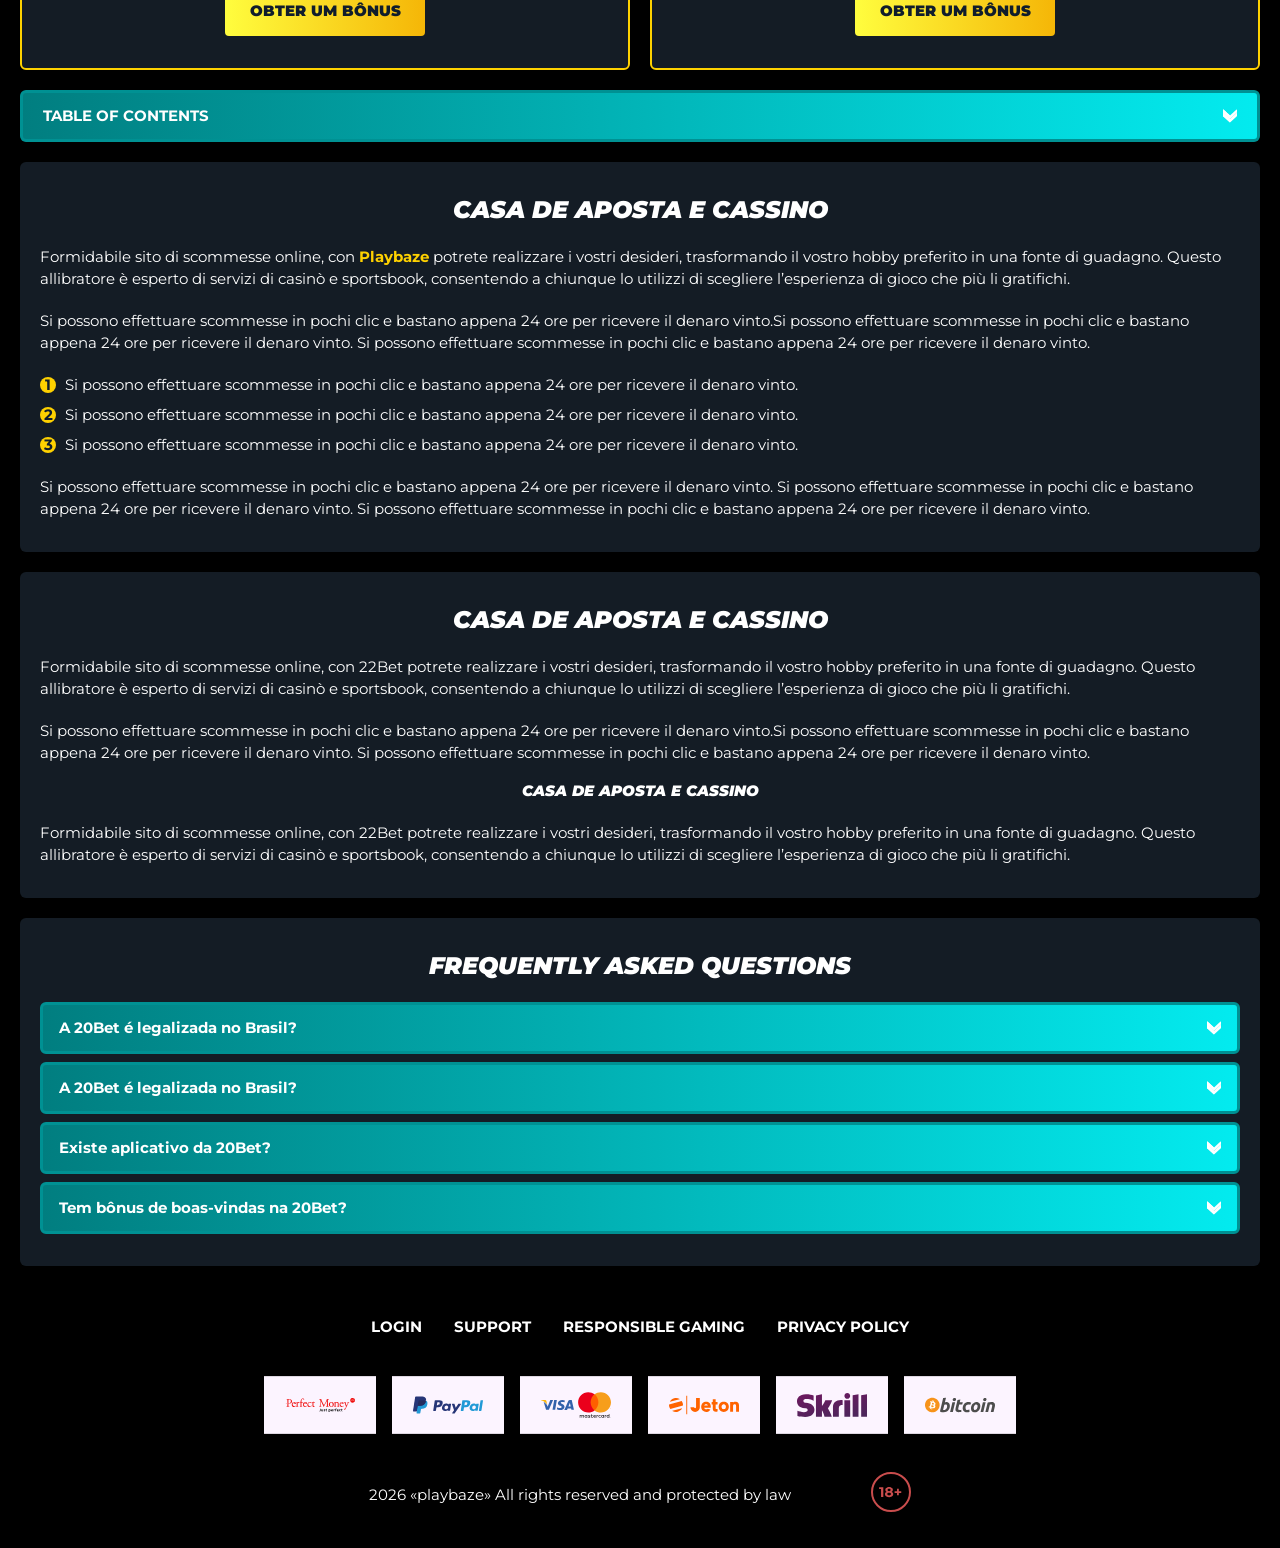
<file: bonus.html>
<!DOCTYPE html>
<html lang="at">
  <head>
    <meta charset="UTF-8" />
   
    <meta name="viewport" content="width=device-width, initial-scale=1.0" />
    <title>Playbaze </title>
    <meta name="description" content />
    <meta property="og:site_name" content />
    <meta property="og:title" content />
    <meta property="og:type" content="website" />
    <meta property="og:url" content />
    <meta property="og:image" content />
    <meta property="og:image:alt" content />
    <meta property="og:locale" content="at" />
    <meta property="og:description" content />
    <link rel="preconnect" href="https://fonts.googleapis.com" />
    <link rel="preconnect" href="https://fonts.gstatic.com" crossorigin="anonymous" />
    
   <link href="https://fonts.googleapis.com/css2?family=Open+Sans:ital,wght@0,300..800;1,300..800&display=swap" rel="stylesheet">
<link href="https://fonts.googleapis.com/css?family=Roboto+Condensed&display=swap" rel="stylesheet">
<link href="https://fonts.googleapis.com/css2?family=Montserrat:ital,wght@0,100..900;1,100..900&display=swap" rel="stylesheet">
    <link rel="stylesheet" href="./css/reset.css" />
    <link rel="stylesheet" href="./css/main.css" />
    <link rel="stylesheet" href="./css/media.css"/>
    <link rel="icon" href="./images/Group.png" type="image/x-icon"/>
    <script
    src="https://code.jquery.com/jquery-3.6.1.min.js"
    integrity="sha256-o88AwQnZB+VDvE9tvIXrMQaPlFFSUTR+nldQm1LuPXQ="
    crossorigin="anonymous"
  ></script>
  </head>
  <body>
  <header class="header">
      <section class="content header__content">
        <a href="./index.html" class="logo header__logo"
          ><img src="./images/logo.svg" alt="logo" title
        /></a>
        <button class="header__btn-menu" >
          <svg width="16px" height="16px" viewBox="0 0 16 16" xmlns="http://www.w3.org/2000/svg">
              <rect y="0" width="16" height="3" rx="1.5"></rect>
              <rect y="6.5" width="16" height="3" rx="1.5"></rect>
              <rect y="13" width="16" height="3" rx="1.5"></rect>
            </svg>
        </button>

          <nav class="menu header__menu">
              <ul class="header__menu-list">
            <li>
              <a href="./bonus.html">
                <span>Bonus</span>
              </a>
            </li>
            <li>
              <a href="./app.html">
                <span>App</span>
              </a>
            </li>
            <li>
              <a href="./slots.html">
                <span>slots</span>
              </a>
            </li>
            <li>
              <a href="./live.html">
                <span>live</span>
              </a>
            </li>
            <li>
              <a href="./login.html">
                <span>login</span>
              </a>
            </li>
          </ul>
            <div class="header__button header__button-menu " >
              <a href="#" class="button  button__login-menu">log in</a>
              <a href="#" class="button button__menu">registration</a>
            </div>
           
          </nav>
            <a href="#" class="button button__login">log in</a>
            <a href="#" class="button button__singup">registration</a>
            <!-- <div id="clock" class="header__time">00:00</div> -->
            <a href="" class="header__flag">
                <span><img src="./images/flag.png" alt="flag" title /></span>
                <span>at</span>
              </a>
      </section>
    </header>
     <main class="main home main-page">
        <section class=" hero hero__page">
           
            <div class="background ">
              <img src="./images/bonus/bg-bonus.webp" alt="hero" title />
              
            </div>
            <div class="hero__wrapper hero__wrapper-page">
              <div class="hero__data hero__data-bonus">
                <ul
                class="breadcrumbs "
                
              >
                <li
                  
                >
                  <a href="#" >
                    <span >Home</span></a
                  >
                 
                </li>
                <li
                  
                >
                  <a href="#" > <span >Bonus</span></a>
                 
                </li>
              </ul>
                <h1 class="title general hero__title">
                  Online Casino Website
                </h1>
                 <p class="hero__text">The first thing that catches players' attention is the incredible simplicity of this casino.</p>
               
                <a href="#" class="button  hero__button ">Obter um Bônus</a>
               
              </div>
             
            </div>
          </section>
      <section class="main__wrap main__wrap-page">
       
       <section class="content__wrapper content__wrapper-page">
        <section class="content article">
            <p>
             Lorem ipsum dolor sit 22Bet consectetur adipiscing elit. Quisque faucibus ex sapien vitae pellentesque sem placerat. In id cursus mi pretium tellus duis convallis. Tempus leo eu aenean sed diam urna tempor. Pulvinar vivamus fringilla lacus nec metus bibendum egestas. Iaculis massa nisl malesuada lacinia integer nunc posuere. Ut hendrerit semper vel class aptent taciti sociosqu.
            </p>
            <p>
             Ad litora torquent per conubia nostra inceptos himenaeos.
            </p>
          </section>
         
         
          <section class="content bonuses">
            <ul class="bonuses__list">
               <li class="bonuses__item">
                 
                  <div class=" bonuses__img">
                     <img src="./images/bonus/banner-bonus1.webp" alt="" title="">
                  </div>
                  <div class="bonuses__desc">
                     <div class="wrap">
                       
                        <h2 class="title high bonuses__title">WELCOME BONUS </h2>
                        <div class="bonuses__text">
                          <p>
                            Make your first deposit and get a 100% bonus up to 122 EUR. Discover the best way to place bets and get 
                          </p>
                          </div>
                        
                     </div>
                     <div class="bonuses__buttons">
                       <a href="#" class="button bonuses__button">Obter um Bônus</a>
                     
                   </div>
                  </div>
               
               </li>
                <li class="bonuses__item">
                 
                  <div class=" bonuses__img">
                     <img src="./images/bonus/banner-bonus2.webp" alt="" title="">
                  </div>
                  <div class="bonuses__desc">
                     <div class="wrap">
                       
                        <h2 class="title high bonuses__title">WELCOME BONUS </h2>
                        <div class="bonuses__text">
                          <p>
                            Make your first deposit and get a 100% bonus up to 122 EUR. Discover the best way to place bets and get 
                          </p>
                          </div>
                        
                     </div>
                     <div class="bonuses__buttons">
                       <a href="#" class="button bonuses__button">Obter um Bônus</a>
                     
                   </div>
                  </div>
               
               </li>
              
                <li class="bonuses__item">
                 
                  <div class=" bonuses__img">
                     <img src="./images/bonus/banner-bonus3.webp" alt="" title="">
                  </div>
                  <div class="bonuses__desc">
                     <div class="wrap">
                       
                        <h2 class="title high bonuses__title">WELCOME BONUS </h2>
                        <div class="bonuses__text">
                          <p>
                            Make your first deposit and get a 100% bonus up to 122 EUR. Discover the best way to place bets and get 
                          </p>
                          </div>
                        
                     </div>
                     <div class="bonuses__buttons">
                       <a href="#" class="button bonuses__button">Obter um Bônus</a>
                     
                   </div>
                  </div>
               
               </li>
              
                <li class="bonuses__item">
                 
                  <div class=" bonuses__img">
                     <img src="./images/bonus/banner-bonus4.webp" alt="" title="">
                  </div>
                  <div class="bonuses__desc">
                     <div class="wrap">
                       
                        <h2 class="title high bonuses__title">WELCOME BONUS </h2>
                        <div class="bonuses__text">
                          <p>
                            Make your first deposit and get a 100% bonus up to 122 EUR. Discover the best way to place bets and get 
                          </p>
                          </div>
                        
                     </div>
                     <div class="bonuses__buttons">
                       <a href="#" class="button bonuses__button">Obter um Bônus</a>
                     
                   </div>
                  </div>
               
               </li>
              
              
          
            </ul>
         </section>
          <section class="content menu-review__content">
                <div class="menu__review-desk menu__review-content">Table of Contents</div>
                <ul class="menu__review menu__review-list">
                  <li><a href="#">Casa de Aposta e Cassino</a></li>
                    <li><a href="#">Casa de Aposta e Cassino</a></li>
                      <li><a href="#">Casa de Aposta e Cassino</a></li>
                        <li><a href="#">Casa de Aposta e Cassino</a></li>
                          <li><a href="#">Frequently Asked Questions</a></li>
                </ul>
             
          
          </section>
         <section class="content article">
            <h2 class="title high article__title">Casa de Aposta e Cassino</h2>
            
            <p>
             Formidabile sito di scommesse online, con <a href="#">Playbaze</a> potrete realizzare i vostri desideri, trasformando il vostro hobby preferito in una fonte di guadagno. Questo allibratore è esperto di servizi di casinò e sportsbook, consentendo a chiunque lo utilizzi di scegliere l’esperienza di gioco che più li gratifichi.
            </p>
            <p>
             Si possono effettuare scommesse in pochi clic e bastano appena 24 ore per ricevere il denaro vinto.Si possono effettuare scommesse in pochi clic e bastano appena 24 ore per ricevere il denaro vinto. Si possono effettuare scommesse in pochi clic e bastano appena 24 ore per ricevere il denaro vinto.
            </p>
           <ol>
              <li>Si possono effettuare scommesse in pochi clic e bastano appena 24 ore per ricevere il denaro vinto.</li>
              <li>Si possono effettuare scommesse in pochi clic e bastano appena 24 ore per ricevere il denaro vinto.</li>
              <li>Si possono effettuare scommesse in pochi clic e bastano appena 24 ore per ricevere il denaro vinto.</li>
            </ol>
            <p>Si possono effettuare scommesse in pochi clic e bastano appena 24 ore per ricevere il denaro vinto. Si possono effettuare scommesse in pochi clic e bastano appena 24 ore per ricevere il denaro vinto. Si possono effettuare scommesse in pochi clic e bastano appena 24 ore per ricevere il denaro vinto.</p>
          </section>
           <section class="content article">
            <h2 class="title high article__title">Casa de Aposta e Cassino</h2>
            
            <p>
             Formidabile sito di scommesse online, con 22Bet potrete realizzare i vostri desideri, trasformando il vostro hobby preferito in una fonte di guadagno. Questo allibratore è esperto di servizi di casinò e sportsbook, consentendo a chiunque lo utilizzi di scegliere l’esperienza di gioco che più li gratifichi.
            </p>
            <p>
             Si possono effettuare scommesse in pochi clic e bastano appena 24 ore per ricevere il denaro vinto.Si possono effettuare scommesse in pochi clic e bastano appena 24 ore per ricevere il denaro vinto. Si possono effettuare scommesse in pochi clic e bastano appena 24 ore per ricevere il denaro vinto.
            </p>
          
            <h3>Casa de Aposta e Cassino</h3>
            <p>Formidabile sito di scommesse online, con 22Bet potrete realizzare i vostri desideri, trasformando il vostro hobby preferito in una fonte di guadagno. Questo allibratore è esperto di servizi di casinò e sportsbook, consentendo a chiunque lo utilizzi di scegliere l’esperienza di gioco che più li gratifichi.</p>
          </section>
        
           <section class="content faq">
            <h2 class="title high faq__title">Frequently Asked Questions</h2>
            <ul class="faq__list " >
              <li class="faq__item"  >
                <h3 class="title medium faq__subtitle js-button-expander js-button-expander--faq"  >A 20Bet é legalizada no Brasil?
                 </h3>
                <div  class="faq__answer js-expand-content js-expand-content--faq" >
                  <p  >
                    Sim, a casa de apostas tem licença emitida por Curaçao, que é reconhecida no Brasil e a permite atuar por aqui.
                  </p>
                </div>
              </li>
              <li class="faq__item"  >
                <h3 class="title medium faq__subtitle js-button-expander js-button-expander--faq"  >A 20Bet é legalizada no Brasil?</h3>
                <div class="faq__answer js-expand-content js-expand-content--faq" >
                  <p  >
                    Sim, a casa de apostas tem licença emitida por Curaçao, que é reconhecida no Brasil e a permite atuar por aqui.
                  </p>
                </div>
              </li> 
              <li class="faq__item"  >
                <h3 class="title medium faq__subtitle js-button-expander js-button-expander--faq"  >Existe aplicativo da 20Bet?</h3>
                <div class="faq__answer js-expand-content js-expand-content--faq" >
                  <p  >
                   Sim, disponível para sistemas operacionais iOS e Android.
                  </p>
                </div>
              </li> 
              <li class="faq__item"  >
                <h3 class="title medium faq__subtitle js-button-expander js-button-expander--faq"  >Tem bônus de boas-vindas na 20Bet?</h3>
                <div class="faq__answer js-expand-content js-expand-content--faq" >
                  <p  >
                   O pacote especial para novos usuários da 20Bet paga 100% sobre o primeiro depósito, com limite de 600 BRL.
                  </p>
                </div>
              </li> 
             
            </ul>
          </section>
          
        </section> 
        
        <div class=""  onclick="scrollToTop()">
          <button class="main__arrow" id="scrollToTopBtn"></button>
        </div> 
        
      </section>
    </main> 
   <footer class=" footer ">
      <section class="content footer__content">
        <ul class="footer__menu">
         <li><a href="./login.html">Login</a></li>
         <li><a href="./support.html">Support</a></li>
         <li><a href="./responsible.html">Responsible Gaming</a></li>
         <li><a href="./policy.html">Privacy Policy</a></li>
        
        </ul>
       
          <ul class="footer__cards-list">
           
            <li>
              <a href="#"
                ><img src="./images/footer-img1.svg" alt="cardvisa" title
              /></a>
            </li>
             <li>
              <a href="#"
                ><img src="./images/footer-img2.svg" alt="cardvisa" title
              /></a>
            </li>
             <li>
              <a href="#"
                ><img src="./images/footer-img3.svg" alt="cardvisa" title
              /></a>
            </li>
             <li>
              <a href="#"
                ><img src="./images/footer-img4.svg" alt="cardvisa" title
              /></a>
            </li>
             <li>
              <a href="#"
                ><img src="./images/footer-img5.svg" alt="cardvisa" title
              /></a>
            </li>
             <li>
              <a href="#"
                ><img src="./images/footer-img6.svg" alt="cardvisa" title
              /></a>
            </li>
          
            
          </ul>
       
        <div class="footer__wrapp">
          <div class="footer__text">
           
            <p>2026 «playbaze» All rights reserved and protected by law
</p>
           
          </div>
          <div class="footer__age">
            <img src="./images/age.svg" alt="age" title />
          </div>
        </div>
      
      </section>
    </footer>
    <script src="./js/sidebar.js" defer></script>
    <script src="./js/expander.js" defer></script>
    <script src="./js/mobile-menu.js" defer></script>
    <!-- <script src="./js/clock.js" defer></script> -->
       <script src="./js/arrowUp.js" defer></script>
  </body>
</html>
</file>
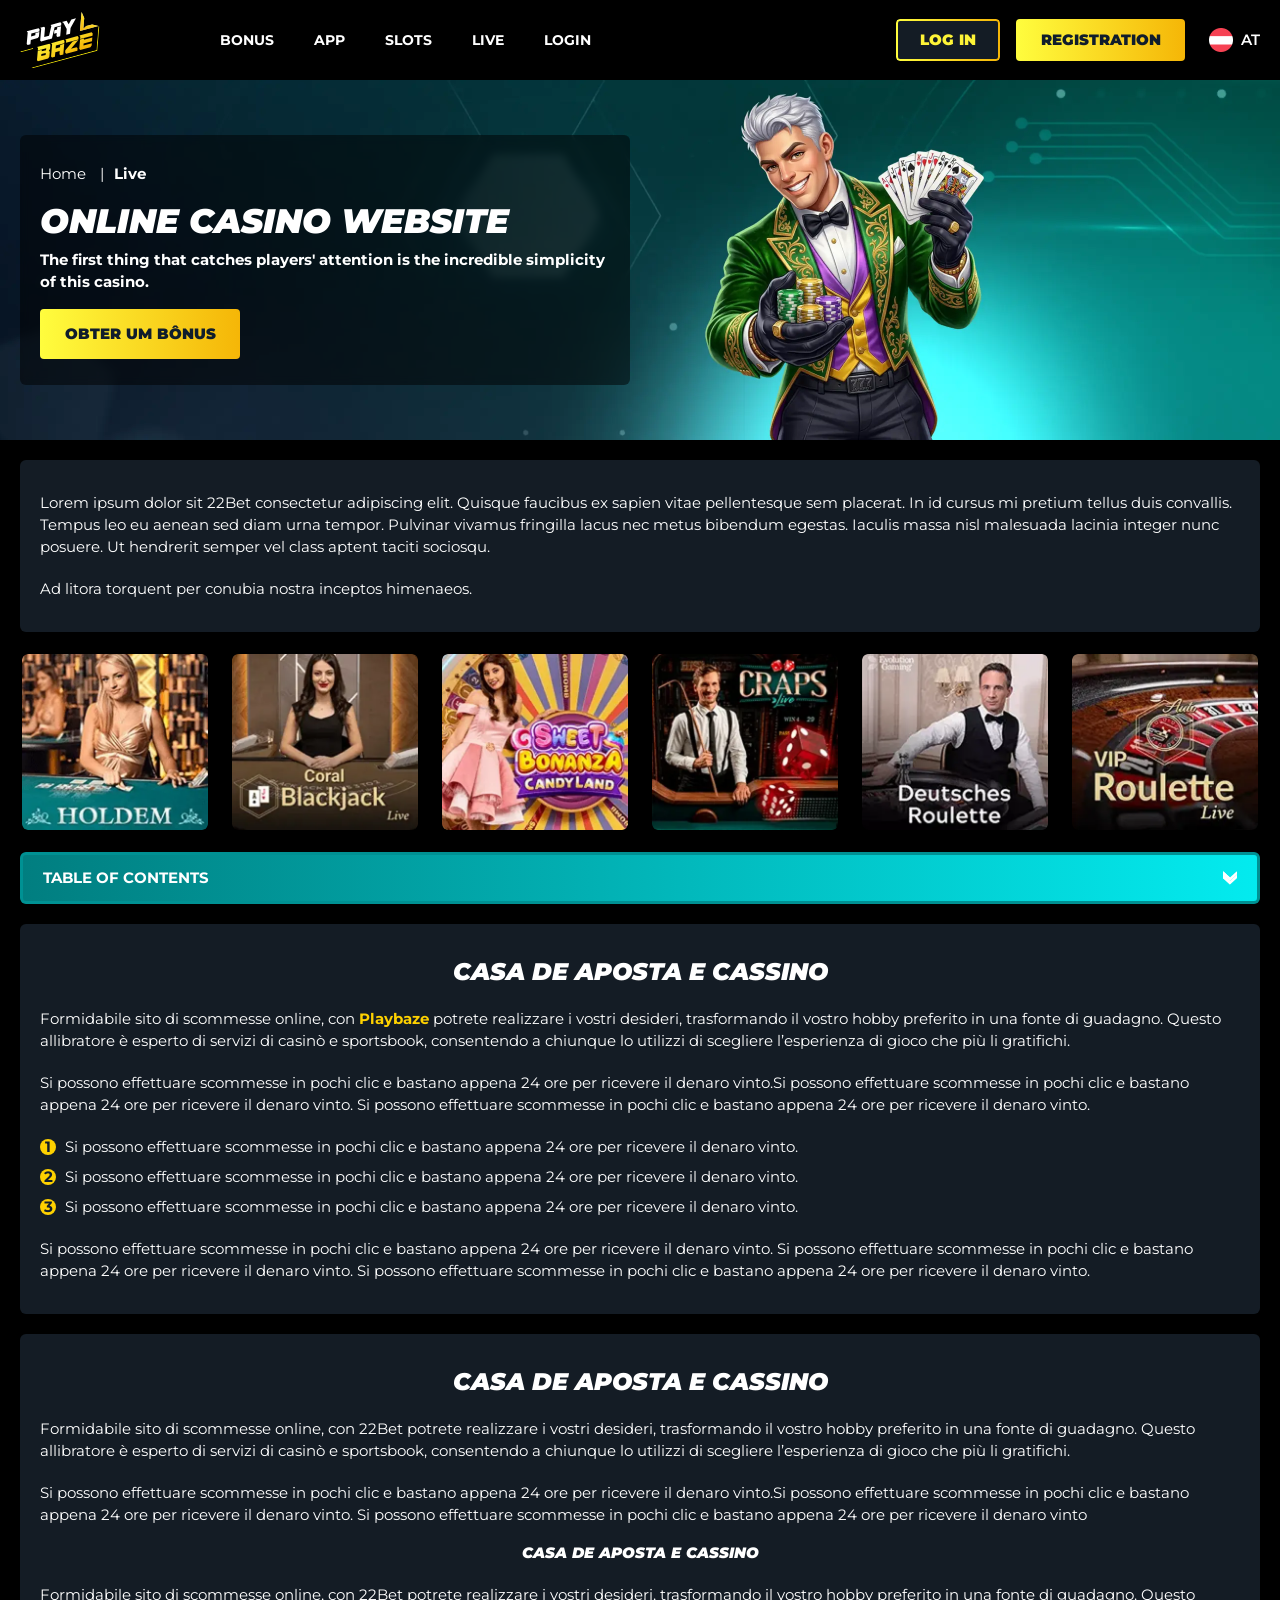
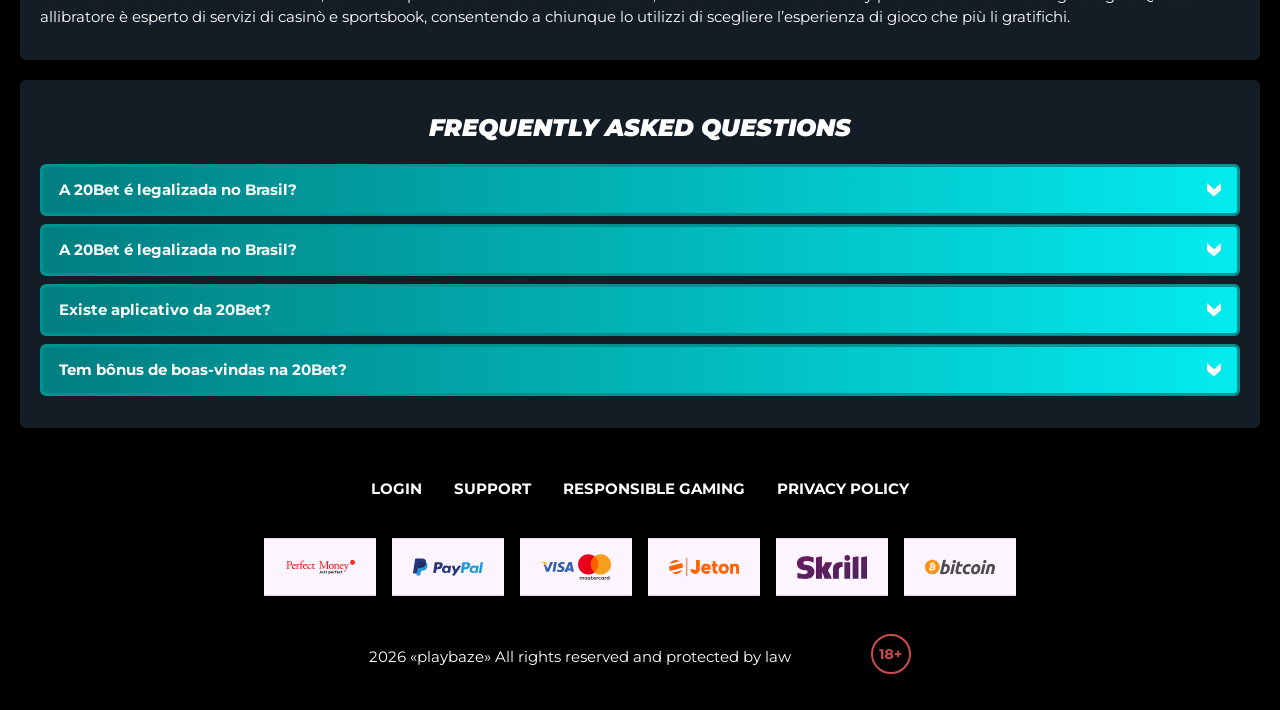
<file: live.html>
<!DOCTYPE html>
<html lang="at">
  <head>
    <meta charset="UTF-8" />
   
    <meta name="viewport" content="width=device-width, initial-scale=1.0" />
    <title>Playbaze </title>
    <meta name="description" content />
    <meta property="og:site_name" content />
    <meta property="og:title" content />
    <meta property="og:type" content="website" />
    <meta property="og:url" content />
    <meta property="og:image" content />
    <meta property="og:image:alt" content />
    <meta property="og:locale" content="at" />
    <meta property="og:description" content />
    <link rel="preconnect" href="https://fonts.googleapis.com" />
    <link rel="preconnect" href="https://fonts.gstatic.com" crossorigin="anonymous" />
   <link href="https://fonts.googleapis.com/css2?family=Open+Sans:ital,wght@0,300..800;1,300..800&display=swap" rel="stylesheet">
<link href="https://fonts.googleapis.com/css?family=Roboto+Condensed&display=swap" rel="stylesheet">
<link href="https://fonts.googleapis.com/css2?family=Montserrat:ital,wght@0,100..900;1,100..900&display=swap" rel="stylesheet">
   <link rel="stylesheet" href="./css/reset.css" />
    <link rel="stylesheet" href="./css/main.css" />
    <link rel="stylesheet" href="./css/media.css"/>
    <link rel="icon" href="./images/Group.png" type="image/x-icon"/>
    <script
    src="https://code.jquery.com/jquery-3.6.1.min.js"
    integrity="sha256-o88AwQnZB+VDvE9tvIXrMQaPlFFSUTR+nldQm1LuPXQ="
    crossorigin="anonymous"
  ></script>
  </head>
  <body>
  <header class="header">
      <section class="content header__content">
        <a href="./index.html" class="logo header__logo"
          ><img src="./images/logo.svg" alt="logo" title
        /></a>
        <button class="header__btn-menu" >
          <svg width="16px" height="16px" viewBox="0 0 16 16" xmlns="http://www.w3.org/2000/svg">
              <rect y="0" width="16" height="3" rx="1.5"></rect>
              <rect y="6.5" width="16" height="3" rx="1.5"></rect>
              <rect y="13" width="16" height="3" rx="1.5"></rect>
            </svg>
        </button>

          <nav class="menu header__menu">
              <ul class="header__menu-list">
            <li>
              <a href="./bonus.html">
                <span>Bonus</span>
              </a>
            </li>
            <li>
              <a href="./app.html">
                <span>App</span>
              </a>
            </li>
            <li>
              <a href="./slots.html">
                <span>slots</span>
              </a>
            </li>
            <li>
              <a href="./live.html">
                <span>live</span>
              </a>
            </li>
            <li>
              <a href="./login.html">
                <span>login</span>
              </a>
            </li>
          </ul>
            <div class="header__button header__button-menu " >
              <a href="#" class="button  button__login-menu">log in</a>
              <a href="#" class="button button__menu">registration</a>
            </div>
           
          </nav>
            <a href="#" class="button button__login">log in</a>
            <a href="#" class="button button__singup">registration</a>
            <!-- <div id="clock" class="header__time">00:00</div> -->
            <a href="" class="header__flag">
                <span><img src="./images/flag.png" alt="flag" title /></span>
                <span>at</span>
              </a>
      </section>
    </header>
     <main class="main home main-page">
        <section class=" hero hero__page">
           
            <div class="background ">
              <img src="./images/live/bg-live.webp" alt="hero" title />
              
            </div>
            <div class="hero__wrapper hero__wrapper-page">
              <div class="hero__data hero__data-bonus">
                <ul
                class="breadcrumbs "
                
              >
                <li
                  
                >
                  <a href="#" >
                    <span >Home</span></a
                  >
                 
                </li>
                <li
                  
                >
                  <a href="#" > <span >Live</span></a>
                 
                </li>
              </ul>
                <h1 class="title general hero__title">
                  Online Casino Website
                </h1>
                 <p class="hero__text">The first thing that catches players' attention is the incredible simplicity of this casino.</p>
               
                <a href="#" class="button  hero__button ">Obter um Bônus</a>
               
              </div>
             
            </div>
          </section>
      <section class="main__wrap main__wrap-page">
       
       <section class="content__wrapper content__wrapper-page">

         
        
       
          <section class="content article">
            <p>
             Lorem ipsum dolor sit 22Bet consectetur adipiscing elit. Quisque faucibus ex sapien vitae pellentesque sem placerat. In id cursus mi pretium tellus duis convallis. Tempus leo eu aenean sed diam urna tempor. Pulvinar vivamus fringilla lacus nec metus bibendum egestas. Iaculis massa nisl malesuada lacinia integer nunc posuere. Ut hendrerit semper vel class aptent taciti sociosqu.
            </p>
            <p>
             Ad litora torquent per conubia nostra inceptos himenaeos.
            </p>
          </section>
               <section class="content casino">
           
              <ul class="casino__list">
                <li class="casino__item">
                    <div class="casino__wrapper">
                      <img class="casino__img" src="./images/live/card-live1.webp" alt="" title>
                    <div class="casino__hover casino__hover-live">
                        
                        <div class="casino-box">
                            
                        <a href="#" class="button  casino__buttons">Play now</a>
                        </div>
                    </div>
                    </div>
                    
                </li>
                <li class="casino__item">
                  <div class="casino__wrapper">
                    <img class="casino__img" src="./images/live/card-live2.webp" alt="" title>
                <div class="casino__hover casino__hover-live">
                      
                        <div class="casino-box">
                            
                        <a href="#" class="button  casino__buttons">Play now</a>
                        </div>
                    </div>
                  </div>
                 
              </li>
              <li class="casino__item">
                <div class="casino__wrapper">
                  <img class="casino__img" src="./images/live/card-live3.webp" alt="" title>
               <div class="casino__hover casino__hover-live">
                        
                        <div class="casino-box">
                            
                        <a href="#" class="button  casino__buttons">Play now</a>
                        </div>
                    </div>
               
            </li>
             <li class="casino__item">
                <div class="casino__wrapper">
                  <img class="casino__img" src="./images/live/card-live4.webp" alt="" title>
               <div class="casino__hover casino__hover-live">
                        
                        <div class="casino-box">
                            
                        <a href="#" class="button  casino__buttons">Play now</a>
                        </div>
                    </div>
               
            </li>
             <li class="casino__item">
                <div class="casino__wrapper">
                  <img class="casino__img" src="./images/live/card-live5.webp" alt="" title>
               <div class="casino__hover casino__hover-live">
                        
                        <div class="casino-box">
                            
                        <a href="#" class="button  casino__buttons">Play now</a>
                        </div>
                    </div>
               
            </li>
             <li class="casino__item">
                <div class="casino__wrapper">
                  <img class="casino__img" src="./images/live/card-live6.webp" alt="" title>
               <div class="casino__hover casino__hover-live">
                        
                        <div class="casino-box">
                            
                        <a href="#" class="button  casino__buttons">Play now</a>
                        </div>
                    </div>
               
            </li>
             
      

              </ul>
         </section>
             
        
        
              <section class="content menu-review__content">
              

            
                <div class="menu__review-desk menu__review-content">Table of Contents</div>
                <ul class="menu__review menu__review-list">
                  <li><a href="#">Casa de Aposta e Cassino</a></li>
                    <li><a href="#">Casa de Aposta e Cassino</a></li>
                      <li><a href="#">Casa de Aposta e Cassino</a></li>
                        <li><a href="#">Casa de Aposta e Cassino</a></li>
                          <li><a href="#">Frequently Asked Questions</a></li>
                 
                </ul>
             
          
          </section>
          
        
          <section class="content article">
            <h2 class="title high article__title">Casa de Aposta e Cassino</h2>
             
            <p>
             Formidabile sito di scommesse online, con <a href="#">Playbaze</a> potrete realizzare i vostri desideri, trasformando il vostro hobby preferito in una fonte di guadagno. Questo allibratore è esperto di servizi di casinò e sportsbook, consentendo a chiunque lo utilizzi di scegliere l’esperienza di gioco che più li gratifichi.
            </p>
            <p>
             Si possono effettuare scommesse in pochi clic e bastano appena 24 ore per ricevere il denaro vinto.Si possono effettuare scommesse in pochi clic e bastano appena 24 ore per ricevere il denaro vinto. Si possono effettuare scommesse in pochi clic e bastano appena 24 ore per ricevere il denaro vinto.
            </p>
           <ol>
              <li>Si possono effettuare scommesse in pochi clic e bastano appena 24 ore per ricevere il denaro vinto.</li>
              <li>Si possono effettuare scommesse in pochi clic e bastano appena 24 ore per ricevere il denaro vinto.</li>
              <li>Si possono effettuare scommesse in pochi clic e bastano appena 24 ore per ricevere il denaro vinto.</li>
            </ol>
            <p>Si possono effettuare scommesse in pochi clic e bastano appena 24 ore per ricevere il denaro vinto. Si possono effettuare scommesse in pochi clic e bastano appena 24 ore per ricevere il denaro vinto. Si possono effettuare scommesse in pochi clic e bastano appena 24 ore per ricevere il denaro vinto.</p>
          </section>
         
         
           <section class="content article">
            <h2 class="title high article__title">Casa de Aposta e Cassino</h2>
            <p>Formidabile sito di scommesse online, con 22Bet potrete realizzare i vostri desideri, trasformando il vostro hobby preferito in una fonte di guadagno. Questo allibratore è esperto di servizi di casinò e sportsbook, consentendo a chiunque lo utilizzi di scegliere l’esperienza di gioco che più li gratifichi.</p>
            <p>Si possono effettuare scommesse in pochi clic e bastano appena 24 ore per ricevere il denaro vinto.Si possono effettuare scommesse in pochi clic e bastano appena 24 ore per ricevere il denaro vinto. Si possono effettuare scommesse in pochi clic e bastano appena 24 ore per ricevere il denaro vinto</p>
            <h3>Casa de Aposta e Cassino</h3>
            <p>Formidabile sito di scommesse online, con 22Bet potrete realizzare i vostri desideri, trasformando il vostro hobby preferito in una fonte di guadagno. Questo allibratore è esperto di servizi di casinò e sportsbook, consentendo a chiunque lo utilizzi di scegliere l’esperienza di gioco che più li gratifichi.</p>
           </section>

          <section class="content faq">
            <h2 class="title high faq__title">Frequently Asked Questions</h2>
            <ul class="faq__list " >
              <li class="faq__item"  >
                <h3 class="title medium faq__subtitle js-button-expander js-button-expander--faq"  >A 20Bet é legalizada no Brasil?
                 </h3>
                <div  class="faq__answer js-expand-content js-expand-content--faq" >
                  <p  >
                    Sim, a casa de apostas tem licença emitida por Curaçao, que é reconhecida no Brasil e a permite atuar por aqui.
                  </p>
                </div>
              </li>
              <li class="faq__item"  >
                <h3 class="title medium faq__subtitle js-button-expander js-button-expander--faq"  >A 20Bet é legalizada no Brasil?</h3>
                <div class="faq__answer js-expand-content js-expand-content--faq" >
                  <p  >
                    Sim, a casa de apostas tem licença emitida por Curaçao, que é reconhecida no Brasil e a permite atuar por aqui.
                  </p>
                </div>
              </li> 
              <li class="faq__item"  >
                <h3 class="title medium faq__subtitle js-button-expander js-button-expander--faq"  >Existe aplicativo da 20Bet?</h3>
                <div class="faq__answer js-expand-content js-expand-content--faq" >
                  <p  >
                   Sim, disponível para sistemas operacionais iOS e Android.
                  </p>
                </div>
              </li> 
              <li class="faq__item"  >
                <h3 class="title medium faq__subtitle js-button-expander js-button-expander--faq"  >Tem bônus de boas-vindas na 20Bet?</h3>
                <div class="faq__answer js-expand-content js-expand-content--faq" >
                  <p  >
                   O pacote especial para novos usuários da 20Bet paga 100% sobre o primeiro depósito, com limite de 600 BRL.
                  </p>
                </div>
              </li> 
             
            </ul>
          </section>
          
        </section> 
      
        <div class=""  onclick="scrollToTop()">
          <button class="main__arrow" id="scrollToTopBtn"></button>
        </div> 
        
      </section>
    </main> 
        <footer class=" footer ">
      <section class="content footer__content">
        <ul class="footer__menu">
         <li><a href="./login.html">Login</a></li>
         <li><a href="./support.html">Support</a></li>
         <li><a href="./responsible.html">Responsible Gaming</a></li>
         <li><a href="./policy.html">Privacy Policy</a></li>
        
        </ul>
       
          <ul class="footer__cards-list">
           
            <li>
              <a href="#"
                ><img src="./images/footer-img1.svg" alt="cardvisa" title
              /></a>
            </li>
             <li>
              <a href="#"
                ><img src="./images/footer-img2.svg" alt="cardvisa" title
              /></a>
            </li>
             <li>
              <a href="#"
                ><img src="./images/footer-img3.svg" alt="cardvisa" title
              /></a>
            </li>
             <li>
              <a href="#"
                ><img src="./images/footer-img4.svg" alt="cardvisa" title
              /></a>
            </li>
             <li>
              <a href="#"
                ><img src="./images/footer-img5.svg" alt="cardvisa" title
              /></a>
            </li>
             <li>
              <a href="#"
                ><img src="./images/footer-img6.svg" alt="cardvisa" title
              /></a>
            </li>
          
            
          </ul>
       
        <div class="footer__wrapp">
          <div class="footer__text">
           
            <p>2026 «playbaze» All rights reserved and protected by law
</p>
           
          </div>
          <div class="footer__age">
            <img src="./images/age.svg" alt="age" title />
          </div>
        </div>
      
      </section>
    </footer>
    <script src="./js/arrowUp.js" defer></script>
    <script src="./js/sidebar.js" defer></script>
    <script src="./js/expander.js" defer></script>
    <script src="./js/mobile-menu.js" defer></script>
    <!-- <script src="./js/clock.js" defer></script> -->
  </body>
</html>
</file>
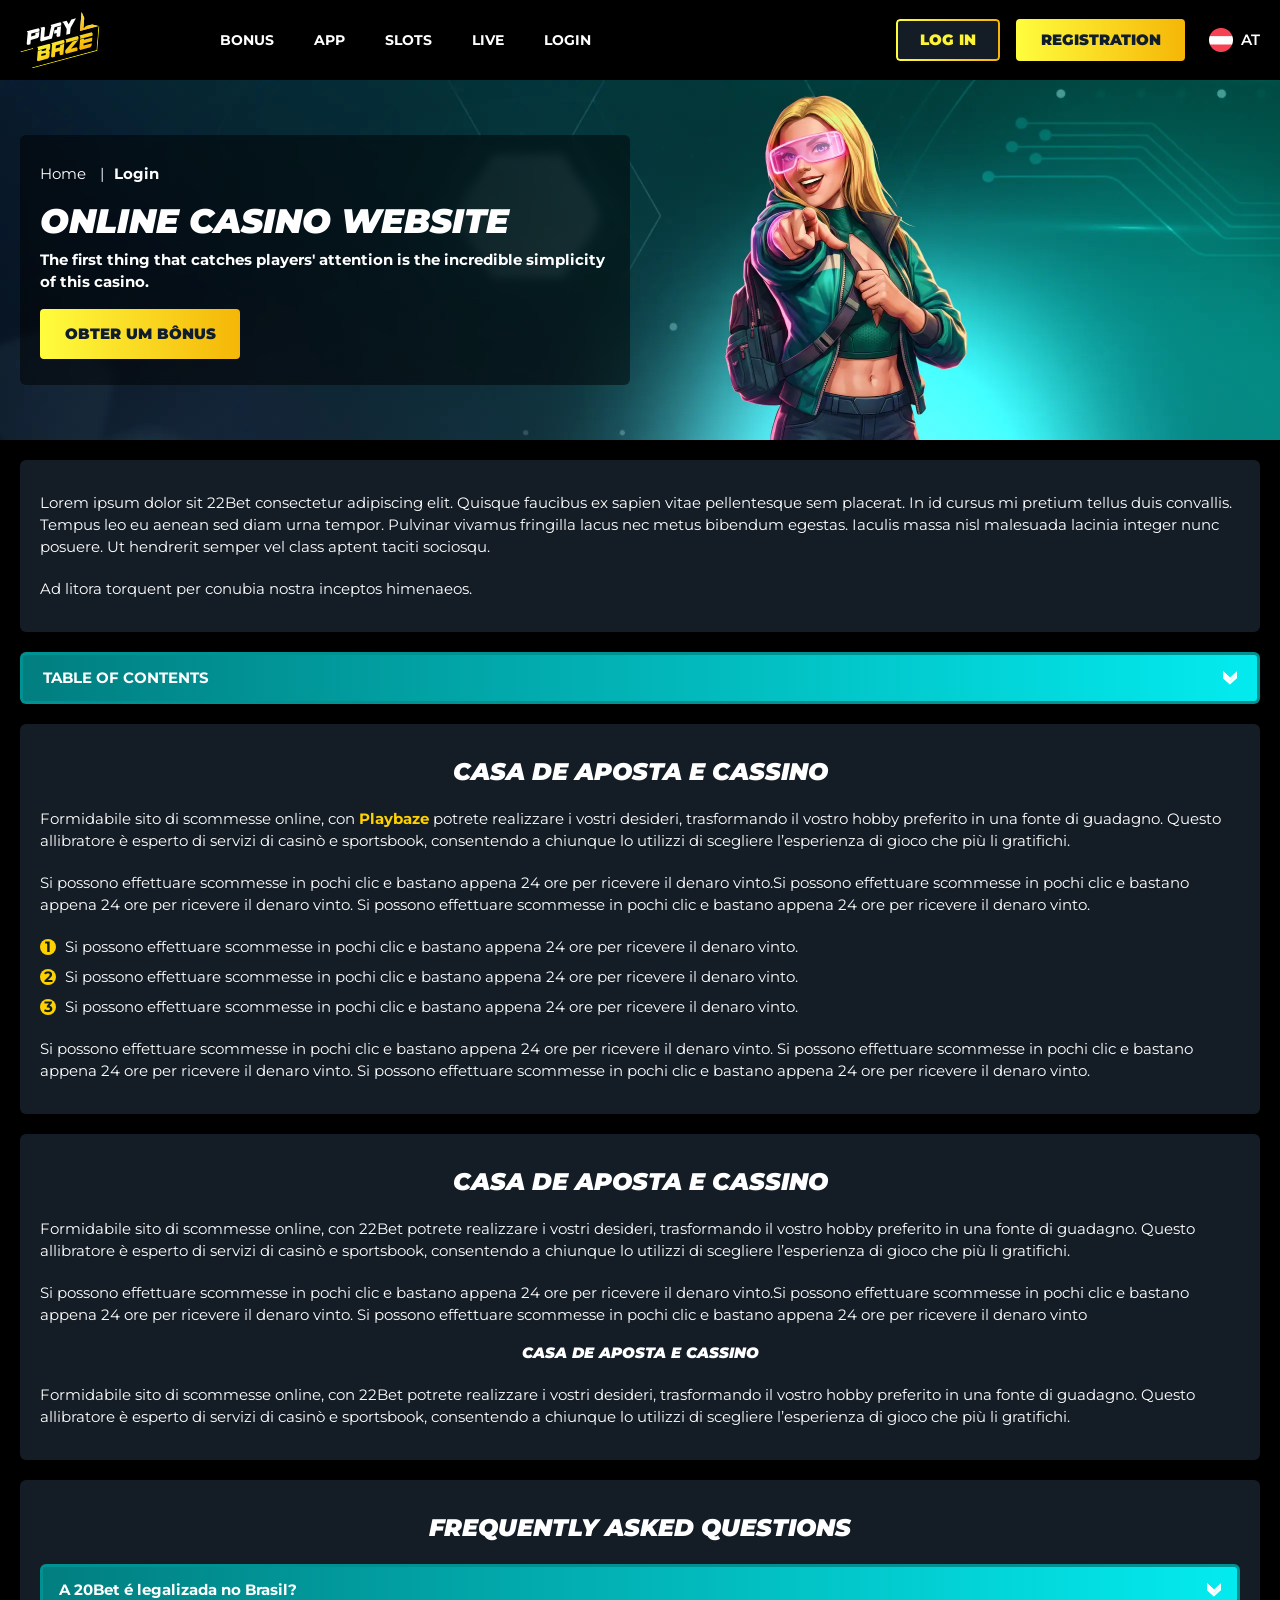
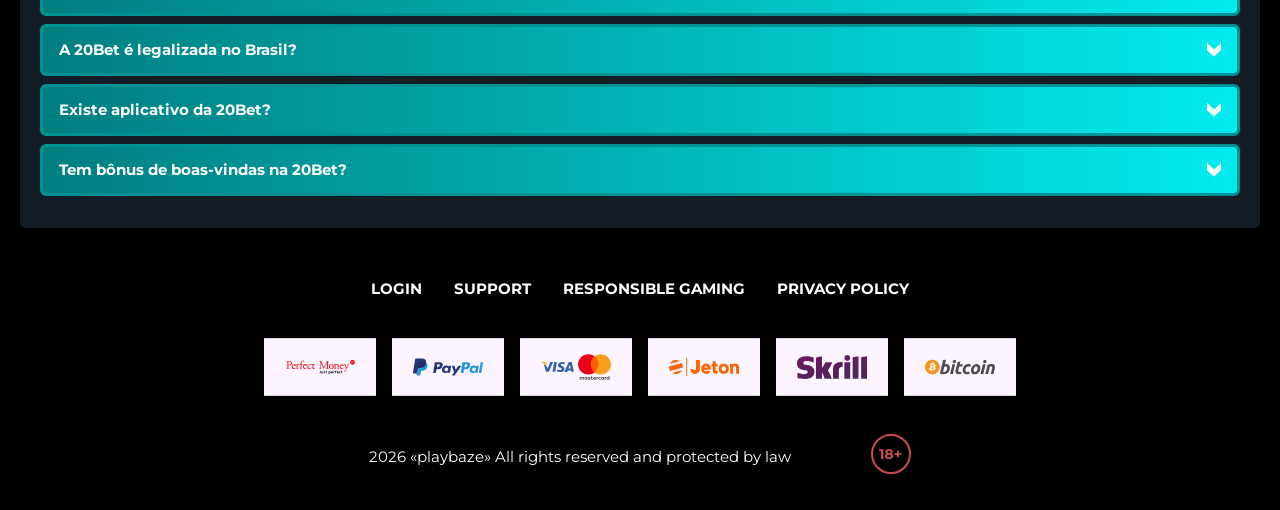
<file: login.html>
<!DOCTYPE html>
<html lang="at">
  <head>
    <meta charset="UTF-8" />
   
    <meta name="viewport" content="width=device-width, initial-scale=1.0" />
    <title>Playbaze </title>
    <meta name="description" content />
    <meta property="og:site_name" content />
    <meta property="og:title" content />
    <meta property="og:type" content="website" />
    <meta property="og:url" content />
    <meta property="og:image" content />
    <meta property="og:image:alt" content />
    <meta property="og:locale" content="at" />
    <meta property="og:description" content />
    <link rel="preconnect" href="https://fonts.googleapis.com" />
    <link rel="preconnect" href="https://fonts.gstatic.com" crossorigin="anonymous" />
   <link href="https://fonts.googleapis.com/css2?family=Open+Sans:ital,wght@0,300..800;1,300..800&display=swap" rel="stylesheet">
<link href="https://fonts.googleapis.com/css?family=Roboto+Condensed&display=swap" rel="stylesheet">
<link href="https://fonts.googleapis.com/css2?family=Montserrat:ital,wght@0,100..900;1,100..900&display=swap" rel="stylesheet">
   <link rel="stylesheet" href="./css/reset.css" />
    <link rel="stylesheet" href="./css/main.css" />
    <link rel="stylesheet" href="./css/media.css"/>
    <link rel="icon" href="./images/Group.png" type="image/x-icon"/>
    <script
    src="https://code.jquery.com/jquery-3.6.1.min.js"
    integrity="sha256-o88AwQnZB+VDvE9tvIXrMQaPlFFSUTR+nldQm1LuPXQ="
    crossorigin="anonymous"
  ></script>
  </head>
  <body>
  <header class="header">
      <section class="content header__content">
        <a href="./index.html" class="logo header__logo"
          ><img src="./images/logo.svg" alt="logo" title
        /></a>
        <button class="header__btn-menu" >
          <svg width="16px" height="16px" viewBox="0 0 16 16" xmlns="http://www.w3.org/2000/svg">
              <rect y="0" width="16" height="3" rx="1.5"></rect>
              <rect y="6.5" width="16" height="3" rx="1.5"></rect>
              <rect y="13" width="16" height="3" rx="1.5"></rect>
            </svg>
        </button>

          <nav class="menu header__menu">
              <ul class="header__menu-list">
            <li>
              <a href="./bonus.html">
                <span>Bonus</span>
              </a>
            </li>
            <li>
              <a href="./app.html">
                <span>App</span>
              </a>
            </li>
            <li>
              <a href="./slots.html">
                <span>slots</span>
              </a>
            </li>
            <li>
              <a href="./live.html">
                <span>live</span>
              </a>
            </li>
            <li>
              <a href="./login.html">
                <span>login</span>
              </a>
            </li>
          </ul>
            <div class="header__button header__button-menu " >
              <a href="#" class="button  button__login-menu">log in</a>
              <a href="#" class="button button__menu">registration</a>
            </div>
           
          </nav>
            <a href="#" class="button button__login">log in</a>
            <a href="#" class="button button__singup">registration</a>
            <!-- <div id="clock" class="header__time">00:00</div> -->
            <a href="" class="header__flag">
                <span><img src="./images/flag.png" alt="flag" title /></span>
                <span>at</span>
              </a>
      </section>
    </header>
     <main class="main home main-page">
        <section class=" hero hero__page">
           
            <div class="background ">
              <img src="./images/layout-images/bg-login.webp" alt="hero" title />
              
            </div>
            <div class="hero__wrapper hero__wrapper-page">
              <div class="hero__data hero__data-bonus">
                <ul
                class="breadcrumbs "
                
              >
                <li
                  
                >
                  <a href="#" >
                    <span >Home</span></a
                  >
                 
                </li>
                <li
                  
                >
                  <a href="#" > <span >Login</span></a>
                 
                </li>
              </ul>
                <h1 class="title general hero__title">
                  Online Casino Website
                </h1>
                 <p class="hero__text">The first thing that catches players' attention is the incredible simplicity of this casino.</p>
               
                <a href="#" class="button  hero__button ">Obter um Bônus</a>
               
              </div>
             
            </div>
          </section>
      <section class="main__wrap main__wrap-page">
       
       <section class="content__wrapper content__wrapper-page">

         
        
       
          <section class="content article">
            <p>
             Lorem ipsum dolor sit 22Bet consectetur adipiscing elit. Quisque faucibus ex sapien vitae pellentesque sem placerat. In id cursus mi pretium tellus duis convallis. Tempus leo eu aenean sed diam urna tempor. Pulvinar vivamus fringilla lacus nec metus bibendum egestas. Iaculis massa nisl malesuada lacinia integer nunc posuere. Ut hendrerit semper vel class aptent taciti sociosqu.
            </p>
            <p>
             Ad litora torquent per conubia nostra inceptos himenaeos.
            </p>
          </section>
             
        
              <section class="content menu-review__content">
              

            
                <div class="menu__review-desk menu__review-content">Table of Contents</div>
                <ul class="menu__review menu__review-list">
                  <li><a href="#">Casa de Aposta e Cassino</a></li>
                    <li><a href="#">Casa de Aposta e Cassino</a></li>
                      <li><a href="#">Casa de Aposta e Cassino</a></li>
                        <li><a href="#">Casa de Aposta e Cassino</a></li>
                          <li><a href="#">Frequently Asked Questions</a></li>
                 
                </ul>
             
          
          </section>
          
        
          <section class="content article">
            <h2 class="title high article__title">Casa de Aposta e Cassino</h2>
             
            <p>
             Formidabile sito di scommesse online, con <a href="#">Playbaze</a> potrete realizzare i vostri desideri, trasformando il vostro hobby preferito in una fonte di guadagno. Questo allibratore è esperto di servizi di casinò e sportsbook, consentendo a chiunque lo utilizzi di scegliere l’esperienza di gioco che più li gratifichi.
            </p>
            <p>
             Si possono effettuare scommesse in pochi clic e bastano appena 24 ore per ricevere il denaro vinto.Si possono effettuare scommesse in pochi clic e bastano appena 24 ore per ricevere il denaro vinto. Si possono effettuare scommesse in pochi clic e bastano appena 24 ore per ricevere il denaro vinto.
            </p>
           <ol>
              <li>Si possono effettuare scommesse in pochi clic e bastano appena 24 ore per ricevere il denaro vinto.</li>
              <li>Si possono effettuare scommesse in pochi clic e bastano appena 24 ore per ricevere il denaro vinto.</li>
              <li>Si possono effettuare scommesse in pochi clic e bastano appena 24 ore per ricevere il denaro vinto.</li>
            </ol>
            <p>Si possono effettuare scommesse in pochi clic e bastano appena 24 ore per ricevere il denaro vinto. Si possono effettuare scommesse in pochi clic e bastano appena 24 ore per ricevere il denaro vinto. Si possono effettuare scommesse in pochi clic e bastano appena 24 ore per ricevere il denaro vinto.</p>
          </section>
         
         
           <section class="content article">
            <h2 class="title high article__title">Casa de Aposta e Cassino</h2>
            <p>Formidabile sito di scommesse online, con 22Bet potrete realizzare i vostri desideri, trasformando il vostro hobby preferito in una fonte di guadagno. Questo allibratore è esperto di servizi di casinò e sportsbook, consentendo a chiunque lo utilizzi di scegliere l’esperienza di gioco che più li gratifichi.</p>
            <p>Si possono effettuare scommesse in pochi clic e bastano appena 24 ore per ricevere il denaro vinto.Si possono effettuare scommesse in pochi clic e bastano appena 24 ore per ricevere il denaro vinto. Si possono effettuare scommesse in pochi clic e bastano appena 24 ore per ricevere il denaro vinto</p>
            <h3>Casa de Aposta e Cassino</h3>
            <p>Formidabile sito di scommesse online, con 22Bet potrete realizzare i vostri desideri, trasformando il vostro hobby preferito in una fonte di guadagno. Questo allibratore è esperto di servizi di casinò e sportsbook, consentendo a chiunque lo utilizzi di scegliere l’esperienza di gioco che più li gratifichi.</p>
           </section>

          <section class="content faq">
            <h2 class="title high faq__title">Frequently Asked Questions</h2>
            <ul class="faq__list " >
              <li class="faq__item"  >
                <h3 class="title medium faq__subtitle js-button-expander js-button-expander--faq"  >A 20Bet é legalizada no Brasil?
                 </h3>
                <div  class="faq__answer js-expand-content js-expand-content--faq" >
                  <p  >
                    Sim, a casa de apostas tem licença emitida por Curaçao, que é reconhecida no Brasil e a permite atuar por aqui.
                  </p>
                </div>
              </li>
              <li class="faq__item"  >
                <h3 class="title medium faq__subtitle js-button-expander js-button-expander--faq"  >A 20Bet é legalizada no Brasil?</h3>
                <div class="faq__answer js-expand-content js-expand-content--faq" >
                  <p  >
                    Sim, a casa de apostas tem licença emitida por Curaçao, que é reconhecida no Brasil e a permite atuar por aqui.
                  </p>
                </div>
              </li> 
              <li class="faq__item"  >
                <h3 class="title medium faq__subtitle js-button-expander js-button-expander--faq"  >Existe aplicativo da 20Bet?</h3>
                <div class="faq__answer js-expand-content js-expand-content--faq" >
                  <p  >
                   Sim, disponível para sistemas operacionais iOS e Android.
                  </p>
                </div>
              </li> 
              <li class="faq__item"  >
                <h3 class="title medium faq__subtitle js-button-expander js-button-expander--faq"  >Tem bônus de boas-vindas na 20Bet?</h3>
                <div class="faq__answer js-expand-content js-expand-content--faq" >
                  <p  >
                   O pacote especial para novos usuários da 20Bet paga 100% sobre o primeiro depósito, com limite de 600 BRL.
                  </p>
                </div>
              </li> 
             
            </ul>
          </section>
          
        </section> 
      
        <div class=""  onclick="scrollToTop()">
          <button class="main__arrow" id="scrollToTopBtn"></button>
        </div> 
        
      </section>
    </main> 
        <footer class=" footer ">
      <section class="content footer__content">
        <ul class="footer__menu">
         <li><a href="./login.html">Login</a></li>
         <li><a href="./support.html">Support</a></li>
         <li><a href="./responsible.html">Responsible Gaming</a></li>
         <li><a href="./policy.html">Privacy Policy</a></li>
        
        </ul>
       
          <ul class="footer__cards-list">
           
            <li>
              <a href="#"
                ><img src="./images/footer-img1.svg" alt="cardvisa" title
              /></a>
            </li>
             <li>
              <a href="#"
                ><img src="./images/footer-img2.svg" alt="cardvisa" title
              /></a>
            </li>
             <li>
              <a href="#"
                ><img src="./images/footer-img3.svg" alt="cardvisa" title
              /></a>
            </li>
             <li>
              <a href="#"
                ><img src="./images/footer-img4.svg" alt="cardvisa" title
              /></a>
            </li>
             <li>
              <a href="#"
                ><img src="./images/footer-img5.svg" alt="cardvisa" title
              /></a>
            </li>
             <li>
              <a href="#"
                ><img src="./images/footer-img6.svg" alt="cardvisa" title
              /></a>
            </li>
          
            
          </ul>
       
        <div class="footer__wrapp">
          <div class="footer__text">
           
            <p>2026 «playbaze» All rights reserved and protected by law
</p>
           
          </div>
          <div class="footer__age">
            <img src="./images/age.svg" alt="age" title />
          </div>
        </div>
      
      </section>
    </footer>
    <script src="./js/arrowUp.js" defer></script>
    <script src="./js/sidebar.js" defer></script>
    <script src="./js/expander.js" defer></script>
    <script src="./js/mobile-menu.js" defer></script>
    <!-- <script src="./js/clock.js" defer></script> -->
  </body>
</html>
</file>
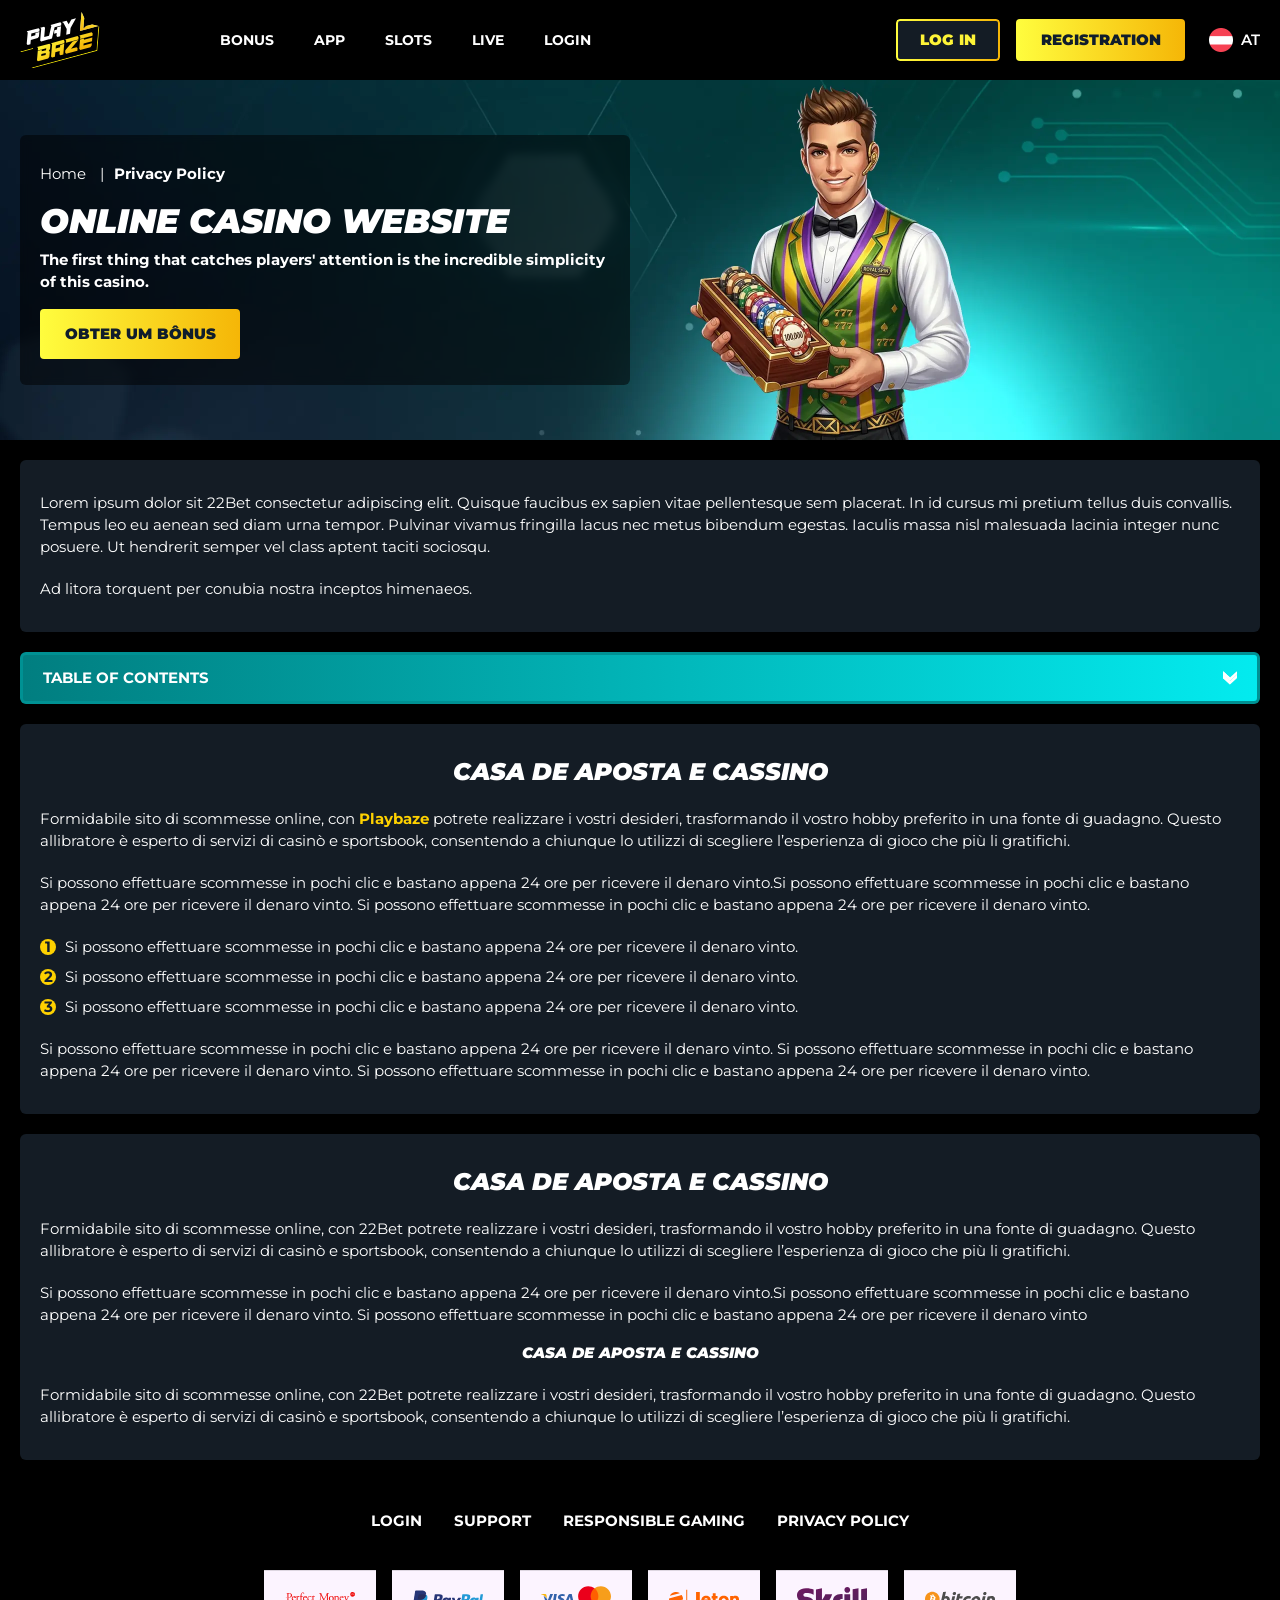
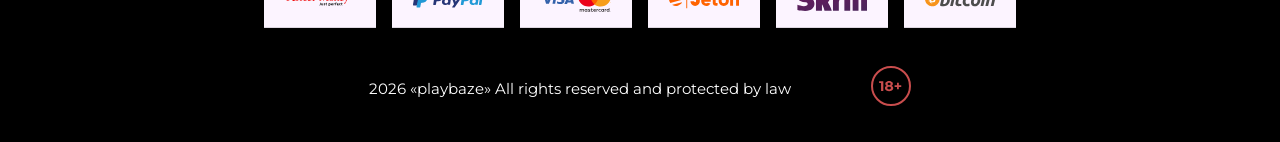
<file: policy.html>
<!DOCTYPE html>
<html lang="at">
  <head>
    <meta charset="UTF-8" />
   
    <meta name="viewport" content="width=device-width, initial-scale=1.0" />
    <title>Playbaze </title>
    <meta name="description" content />
    <meta property="og:site_name" content />
    <meta property="og:title" content />
    <meta property="og:type" content="website" />
    <meta property="og:url" content />
    <meta property="og:image" content />
    <meta property="og:image:alt" content />
    <meta property="og:locale" content="at" />
    <meta property="og:description" content />
    <link rel="preconnect" href="https://fonts.googleapis.com" />
    <link rel="preconnect" href="https://fonts.gstatic.com" crossorigin="anonymous" />
   <link href="https://fonts.googleapis.com/css2?family=Open+Sans:ital,wght@0,300..800;1,300..800&display=swap" rel="stylesheet">
<link href="https://fonts.googleapis.com/css?family=Roboto+Condensed&display=swap" rel="stylesheet">
<link href="https://fonts.googleapis.com/css2?family=Montserrat:ital,wght@0,100..900;1,100..900&display=swap" rel="stylesheet">
   <link rel="stylesheet" href="./css/reset.css" />
    <link rel="stylesheet" href="./css/main.css" />
    <link rel="stylesheet" href="./css/media.css"/>
    <link rel="icon" href="./images/Group.png" type="image/x-icon"/>
    <script
    src="https://code.jquery.com/jquery-3.6.1.min.js"
    integrity="sha256-o88AwQnZB+VDvE9tvIXrMQaPlFFSUTR+nldQm1LuPXQ="
    crossorigin="anonymous"
  ></script>
  </head>
  <body>
  <header class="header">
      <section class="content header__content">
        <a href="./index.html" class="logo header__logo"
          ><img src="./images/logo.svg" alt="logo" title
        /></a>
        <button class="header__btn-menu" >
          <svg width="16px" height="16px" viewBox="0 0 16 16" xmlns="http://www.w3.org/2000/svg">
              <rect y="0" width="16" height="3" rx="1.5"></rect>
              <rect y="6.5" width="16" height="3" rx="1.5"></rect>
              <rect y="13" width="16" height="3" rx="1.5"></rect>
            </svg>
        </button>

          <nav class="menu header__menu">
              <ul class="header__menu-list">
            <li>
              <a href="./bonus.html">
                <span>Bonus</span>
              </a>
            </li>
            <li>
              <a href="./app.html">
                <span>App</span>
              </a>
            </li>
            <li>
              <a href="./slots.html">
                <span>slots</span>
              </a>
            </li>
            <li>
              <a href="./live.html">
                <span>live</span>
              </a>
            </li>
            <li>
              <a href="./login.html">
                <span>login</span>
              </a>
            </li>
          </ul>
            <div class="header__button header__button-menu " >
              <a href="#" class="button  button__login-menu">log in</a>
              <a href="#" class="button button__menu">registration</a>
            </div>
           
          </nav>
            <a href="#" class="button button__login">log in</a>
            <a href="#" class="button button__singup">registration</a>
            <!-- <div id="clock" class="header__time">00:00</div> -->
            <a href="" class="header__flag">
                <span><img src="./images/flag.png" alt="flag" title /></span>
                <span>at</span>
              </a>
      </section>
    </header>
     <main class="main home main-page">
        <section class=" hero hero__page">
           
            <div class="background background-page">
              <img src="./images/layout-images/bg-policy.webp" alt="hero" title />
              
            </div>
            <div class="hero__wrapper hero__wrapper-page">
              <div class="hero__data hero__data-bonus">
                <ul
                class="breadcrumbs "
                
              >
                <li
                  
                >
                  <a href="#" >
                    <span >Home</span></a
                  >
                 
                </li>
                <li
                  
                >
                  <a href="#" > <span >Privacy Policy</span></a>
                 
                </li>
              </ul>
                <h1 class="title general hero__title">
                  Online Casino Website
                </h1>
                 <p class="hero__text">The first thing that catches players' attention is the incredible simplicity of this casino.</p>
               
                <a href="#" class="button  hero__button ">Obter um Bônus</a>
               
              </div>
             
            </div>
          </section>
      <section class="main__wrap main__wrap-page">
       
       <section class="content__wrapper content__wrapper-page">

         
        
       
          <section class="content article">
            <p>
             Lorem ipsum dolor sit 22Bet consectetur adipiscing elit. Quisque faucibus ex sapien vitae pellentesque sem placerat. In id cursus mi pretium tellus duis convallis. Tempus leo eu aenean sed diam urna tempor. Pulvinar vivamus fringilla lacus nec metus bibendum egestas. Iaculis massa nisl malesuada lacinia integer nunc posuere. Ut hendrerit semper vel class aptent taciti sociosqu.
            </p>
            <p>
             Ad litora torquent per conubia nostra inceptos himenaeos.
            </p>
          </section>
             
        
              <section class="content menu-review__content">
              

            
                <div class="menu__review-desk menu__review-content">Table of Contents</div>
                <ul class="menu__review menu__review-list">
                  <li><a href="#">Casa de Aposta e Cassino</a></li>
                    <li><a href="#">Casa de Aposta e Cassino</a></li>
                      <li><a href="#">Casa de Aposta e Cassino</a></li>
                        <li><a href="#">Casa de Aposta e Cassino</a></li>
                          <li><a href="#">Frequently Asked Questions</a></li>
                 
                </ul>
             
          
          </section>
          
        
          <section class="content article">
            <h2 class="title high article__title">Casa de Aposta e Cassino</h2>
             
            <p>
             Formidabile sito di scommesse online, con <a href="#">Playbaze</a> potrete realizzare i vostri desideri, trasformando il vostro hobby preferito in una fonte di guadagno. Questo allibratore è esperto di servizi di casinò e sportsbook, consentendo a chiunque lo utilizzi di scegliere l’esperienza di gioco che più li gratifichi.
            </p>
            <p>
             Si possono effettuare scommesse in pochi clic e bastano appena 24 ore per ricevere il denaro vinto.Si possono effettuare scommesse in pochi clic e bastano appena 24 ore per ricevere il denaro vinto. Si possono effettuare scommesse in pochi clic e bastano appena 24 ore per ricevere il denaro vinto.
            </p>
           <ol>
              <li>Si possono effettuare scommesse in pochi clic e bastano appena 24 ore per ricevere il denaro vinto.</li>
              <li>Si possono effettuare scommesse in pochi clic e bastano appena 24 ore per ricevere il denaro vinto.</li>
              <li>Si possono effettuare scommesse in pochi clic e bastano appena 24 ore per ricevere il denaro vinto.</li>
            </ol>
            <p>Si possono effettuare scommesse in pochi clic e bastano appena 24 ore per ricevere il denaro vinto. Si possono effettuare scommesse in pochi clic e bastano appena 24 ore per ricevere il denaro vinto. Si possono effettuare scommesse in pochi clic e bastano appena 24 ore per ricevere il denaro vinto.</p>
          </section>
         
         
           <section class="content article">
            <h2 class="title high article__title">Casa de Aposta e Cassino</h2>
            <p>Formidabile sito di scommesse online, con 22Bet potrete realizzare i vostri desideri, trasformando il vostro hobby preferito in una fonte di guadagno. Questo allibratore è esperto di servizi di casinò e sportsbook, consentendo a chiunque lo utilizzi di scegliere l’esperienza di gioco che più li gratifichi.</p>
            <p>Si possono effettuare scommesse in pochi clic e bastano appena 24 ore per ricevere il denaro vinto.Si possono effettuare scommesse in pochi clic e bastano appena 24 ore per ricevere il denaro vinto. Si possono effettuare scommesse in pochi clic e bastano appena 24 ore per ricevere il denaro vinto</p>
            <h3>Casa de Aposta e Cassino</h3>
            <p>Formidabile sito di scommesse online, con 22Bet potrete realizzare i vostri desideri, trasformando il vostro hobby preferito in una fonte di guadagno. Questo allibratore è esperto di servizi di casinò e sportsbook, consentendo a chiunque lo utilizzi di scegliere l’esperienza di gioco che più li gratifichi.</p>
           </section>

       
        </section> 
      
        <div class=""  onclick="scrollToTop()">
          <button class="main__arrow" id="scrollToTopBtn"></button>
        </div> 
        
      </section>
    </main> 
        <footer class=" footer ">
      <section class="content footer__content">
        <ul class="footer__menu">
         <li><a href="./login.html">Login</a></li>
         <li><a href="./support.html">Support</a></li>
         <li><a href="./responsible.html">Responsible Gaming</a></li>
         <li><a href="./policy.html">Privacy Policy</a></li>
        
        </ul>
       
          <ul class="footer__cards-list">
           
            <li>
              <a href="#"
                ><img src="./images/footer-img1.svg" alt="cardvisa" title
              /></a>
            </li>
             <li>
              <a href="#"
                ><img src="./images/footer-img2.svg" alt="cardvisa" title
              /></a>
            </li>
             <li>
              <a href="#"
                ><img src="./images/footer-img3.svg" alt="cardvisa" title
              /></a>
            </li>
             <li>
              <a href="#"
                ><img src="./images/footer-img4.svg" alt="cardvisa" title
              /></a>
            </li>
             <li>
              <a href="#"
                ><img src="./images/footer-img5.svg" alt="cardvisa" title
              /></a>
            </li>
             <li>
              <a href="#"
                ><img src="./images/footer-img6.svg" alt="cardvisa" title
              /></a>
            </li>
          
            
          </ul>
       
        <div class="footer__wrapp">
          <div class="footer__text">
           
            <p>2026 «playbaze» All rights reserved and protected by law
</p>
           
          </div>
          <div class="footer__age">
            <img src="./images/age.svg" alt="age" title />
          </div>
        </div>
      
      </section>
    </footer>
    <script src="./js/arrowUp.js" defer></script>
    <script src="./js/sidebar.js" defer></script>
    <script src="./js/expander.js" defer></script>
    <script src="./js/mobile-menu.js" defer></script>
    <!-- <script src="./js/clock.js" defer></script> -->
  </body>
</html>
</file>
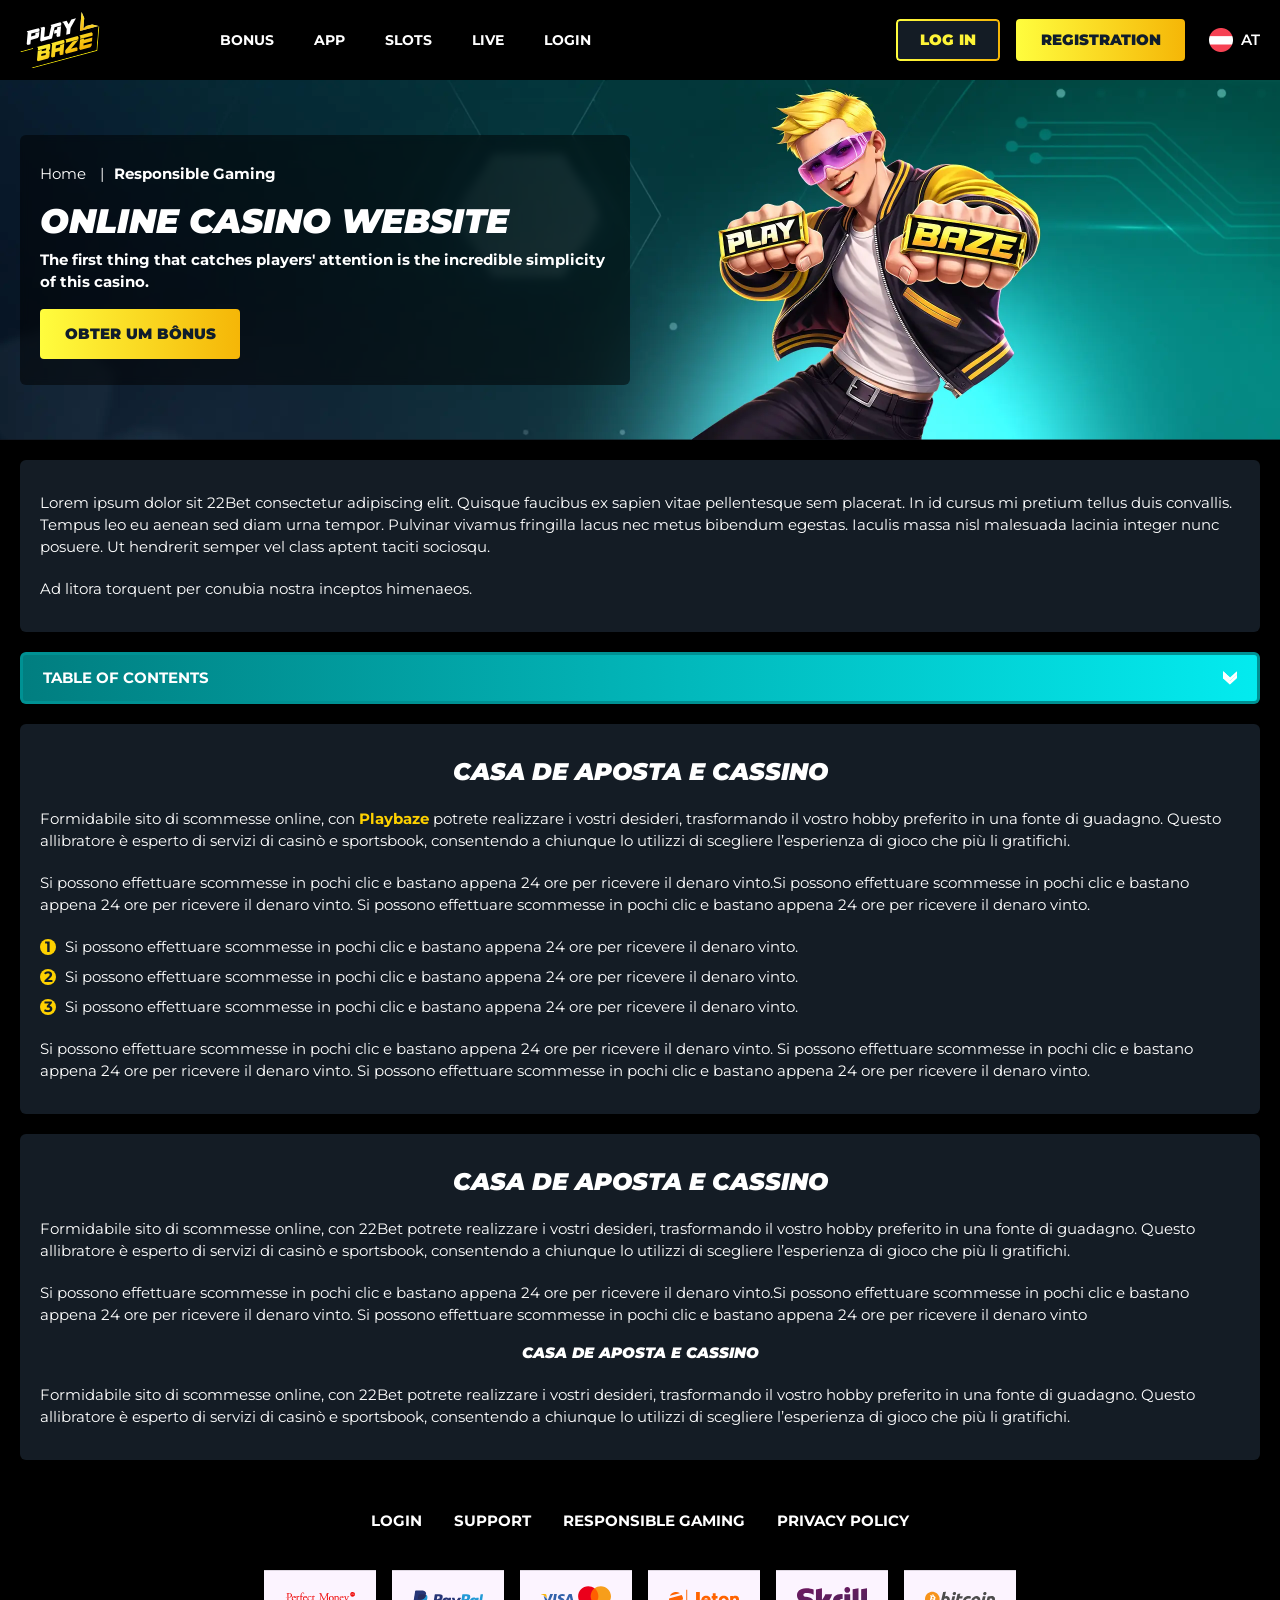
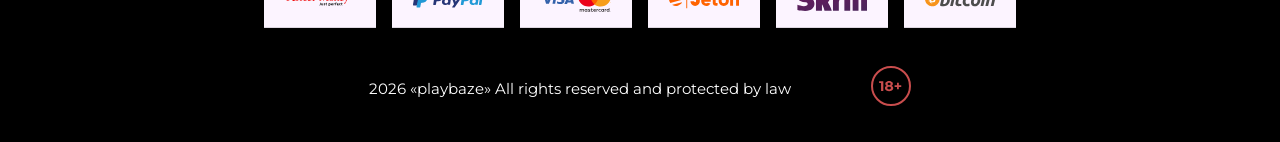
<file: responsible.html>
<!DOCTYPE html>
<html lang="at">
  <head>
    <meta charset="UTF-8" />
   
    <meta name="viewport" content="width=device-width, initial-scale=1.0" />
    <title>Playbaze </title>
    <meta name="description" content />
    <meta property="og:site_name" content />
    <meta property="og:title" content />
    <meta property="og:type" content="website" />
    <meta property="og:url" content />
    <meta property="og:image" content />
    <meta property="og:image:alt" content />
    <meta property="og:locale" content="at" />
    <meta property="og:description" content />
    <link rel="preconnect" href="https://fonts.googleapis.com" />
    <link rel="preconnect" href="https://fonts.gstatic.com" crossorigin="anonymous" />
   <link href="https://fonts.googleapis.com/css2?family=Open+Sans:ital,wght@0,300..800;1,300..800&display=swap" rel="stylesheet">
<link href="https://fonts.googleapis.com/css?family=Roboto+Condensed&display=swap" rel="stylesheet">
<link href="https://fonts.googleapis.com/css2?family=Montserrat:ital,wght@0,100..900;1,100..900&display=swap" rel="stylesheet">
   <link rel="stylesheet" href="./css/reset.css" />
    <link rel="stylesheet" href="./css/main.css" />
    <link rel="stylesheet" href="./css/media.css"/>
    <link rel="icon" href="./images/Group.png" type="image/x-icon"/>
    <script
    src="https://code.jquery.com/jquery-3.6.1.min.js"
    integrity="sha256-o88AwQnZB+VDvE9tvIXrMQaPlFFSUTR+nldQm1LuPXQ="
    crossorigin="anonymous"
  ></script>
  </head>
  <body>
  <header class="header">
      <section class="content header__content">
        <a href="./index.html" class="logo header__logo"
          ><img src="./images/logo.svg" alt="logo" title
        /></a>
        <button class="header__btn-menu" >
          <svg width="16px" height="16px" viewBox="0 0 16 16" xmlns="http://www.w3.org/2000/svg">
              <rect y="0" width="16" height="3" rx="1.5"></rect>
              <rect y="6.5" width="16" height="3" rx="1.5"></rect>
              <rect y="13" width="16" height="3" rx="1.5"></rect>
            </svg>
        </button>

          <nav class="menu header__menu">
              <ul class="header__menu-list">
            <li>
              <a href="./bonus.html">
                <span>Bonus</span>
              </a>
            </li>
            <li>
              <a href="./app.html">
                <span>App</span>
              </a>
            </li>
            <li>
              <a href="./slots.html">
                <span>slots</span>
              </a>
            </li>
            <li>
              <a href="./live.html">
                <span>live</span>
              </a>
            </li>
            <li>
              <a href="./login.html">
                <span>login</span>
              </a>
            </li>
          </ul>
            <div class="header__button header__button-menu " >
              <a href="#" class="button  button__login-menu">log in</a>
              <a href="#" class="button button__menu">registration</a>
            </div>
           
          </nav>
            <a href="#" class="button button__login">log in</a>
            <a href="#" class="button button__singup">registration</a>
            <!-- <div id="clock" class="header__time">00:00</div> -->
            <a href="" class="header__flag">
                <span><img src="./images/flag.png" alt="flag" title /></span>
                <span>at</span>
              </a>
      </section>
    </header>
     <main class="main home main-page">
        <section class=" hero hero__page">
           
            <div class="background ">
              <img src="./images/layout-images/bg-responsible.webp" alt="hero" title />
              
            </div>
            <div class="hero__wrapper hero__wrapper-page">
              <div class="hero__data hero__data-bonus">
                <ul
                class="breadcrumbs "
                
              >
                <li
                  
                >
                  <a href="#" >
                    <span >Home</span></a
                  >
                 
                </li>
                <li
                  
                >
                  <a href="#" > <span >Responsible Gaming</span></a>
                 
                </li>
              </ul>
                <h1 class="title general hero__title">
                  Online Casino Website
                </h1>
                 <p class="hero__text">The first thing that catches players' attention is the incredible simplicity of this casino.</p>
               
                <a href="#" class="button  hero__button ">Obter um Bônus</a>
               
              </div>
             
            </div>
          </section>
      <section class="main__wrap main__wrap-page">
       
       <section class="content__wrapper content__wrapper-page">

         
        
       
          <section class="content article">
            <p>
             Lorem ipsum dolor sit 22Bet consectetur adipiscing elit. Quisque faucibus ex sapien vitae pellentesque sem placerat. In id cursus mi pretium tellus duis convallis. Tempus leo eu aenean sed diam urna tempor. Pulvinar vivamus fringilla lacus nec metus bibendum egestas. Iaculis massa nisl malesuada lacinia integer nunc posuere. Ut hendrerit semper vel class aptent taciti sociosqu.
            </p>
            <p>
             Ad litora torquent per conubia nostra inceptos himenaeos.
            </p>
          </section>
             
        
              <section class="content menu-review__content">
              

            
                <div class="menu__review-desk menu__review-content">Table of Contents</div>
                <ul class="menu__review menu__review-list">
                  <li><a href="#">Casa de Aposta e Cassino</a></li>
                    <li><a href="#">Casa de Aposta e Cassino</a></li>
                      <li><a href="#">Casa de Aposta e Cassino</a></li>
                        <li><a href="#">Casa de Aposta e Cassino</a></li>
                          <li><a href="#">Frequently Asked Questions</a></li>
                 
                </ul>
             
          
          </section>
          
        
          <section class="content article">
            <h2 class="title high article__title">Casa de Aposta e Cassino</h2>
             
            <p>
             Formidabile sito di scommesse online, con <a href="#">Playbaze</a> potrete realizzare i vostri desideri, trasformando il vostro hobby preferito in una fonte di guadagno. Questo allibratore è esperto di servizi di casinò e sportsbook, consentendo a chiunque lo utilizzi di scegliere l’esperienza di gioco che più li gratifichi.
            </p>
            <p>
             Si possono effettuare scommesse in pochi clic e bastano appena 24 ore per ricevere il denaro vinto.Si possono effettuare scommesse in pochi clic e bastano appena 24 ore per ricevere il denaro vinto. Si possono effettuare scommesse in pochi clic e bastano appena 24 ore per ricevere il denaro vinto.
            </p>
           <ol>
              <li>Si possono effettuare scommesse in pochi clic e bastano appena 24 ore per ricevere il denaro vinto.</li>
              <li>Si possono effettuare scommesse in pochi clic e bastano appena 24 ore per ricevere il denaro vinto.</li>
              <li>Si possono effettuare scommesse in pochi clic e bastano appena 24 ore per ricevere il denaro vinto.</li>
            </ol>
            <p>Si possono effettuare scommesse in pochi clic e bastano appena 24 ore per ricevere il denaro vinto. Si possono effettuare scommesse in pochi clic e bastano appena 24 ore per ricevere il denaro vinto. Si possono effettuare scommesse in pochi clic e bastano appena 24 ore per ricevere il denaro vinto.</p>
          </section>
         
         
           <section class="content article">
            <h2 class="title high article__title">Casa de Aposta e Cassino</h2>
            <p>Formidabile sito di scommesse online, con 22Bet potrete realizzare i vostri desideri, trasformando il vostro hobby preferito in una fonte di guadagno. Questo allibratore è esperto di servizi di casinò e sportsbook, consentendo a chiunque lo utilizzi di scegliere l’esperienza di gioco che più li gratifichi.</p>
            <p>Si possono effettuare scommesse in pochi clic e bastano appena 24 ore per ricevere il denaro vinto.Si possono effettuare scommesse in pochi clic e bastano appena 24 ore per ricevere il denaro vinto. Si possono effettuare scommesse in pochi clic e bastano appena 24 ore per ricevere il denaro vinto</p>
            <h3>Casa de Aposta e Cassino</h3>
            <p>Formidabile sito di scommesse online, con 22Bet potrete realizzare i vostri desideri, trasformando il vostro hobby preferito in una fonte di guadagno. Questo allibratore è esperto di servizi di casinò e sportsbook, consentendo a chiunque lo utilizzi di scegliere l’esperienza di gioco che più li gratifichi.</p>
           </section>

       
        </section> 
      
        <div class=""  onclick="scrollToTop()">
          <button class="main__arrow" id="scrollToTopBtn"></button>
        </div> 
        
      </section>
    </main> 
        <footer class=" footer ">
      <section class="content footer__content">
        <ul class="footer__menu">
         <li><a href="./login.html">Login</a></li>
         <li><a href="./support.html">Support</a></li>
         <li><a href="./responsible.html">Responsible Gaming</a></li>
         <li><a href="./policy.html">Privacy Policy</a></li>
        
        </ul>
       
          <ul class="footer__cards-list">
           
            <li>
              <a href="#"
                ><img src="./images/footer-img1.svg" alt="cardvisa" title
              /></a>
            </li>
             <li>
              <a href="#"
                ><img src="./images/footer-img2.svg" alt="cardvisa" title
              /></a>
            </li>
             <li>
              <a href="#"
                ><img src="./images/footer-img3.svg" alt="cardvisa" title
              /></a>
            </li>
             <li>
              <a href="#"
                ><img src="./images/footer-img4.svg" alt="cardvisa" title
              /></a>
            </li>
             <li>
              <a href="#"
                ><img src="./images/footer-img5.svg" alt="cardvisa" title
              /></a>
            </li>
             <li>
              <a href="#"
                ><img src="./images/footer-img6.svg" alt="cardvisa" title
              /></a>
            </li>
          
            
          </ul>
       
        <div class="footer__wrapp">
          <div class="footer__text">
           
            <p>2026 «playbaze» All rights reserved and protected by law
</p>
           
          </div>
          <div class="footer__age">
            <img src="./images/age.svg" alt="age" title />
          </div>
        </div>
      
      </section>
    </footer>
    <script src="./js/arrowUp.js" defer></script>
    <script src="./js/sidebar.js" defer></script>
    <script src="./js/expander.js" defer></script>
    <script src="./js/mobile-menu.js" defer></script>
    <!-- <script src="./js/clock.js" defer></script> -->
  </body>
</html>
</file>
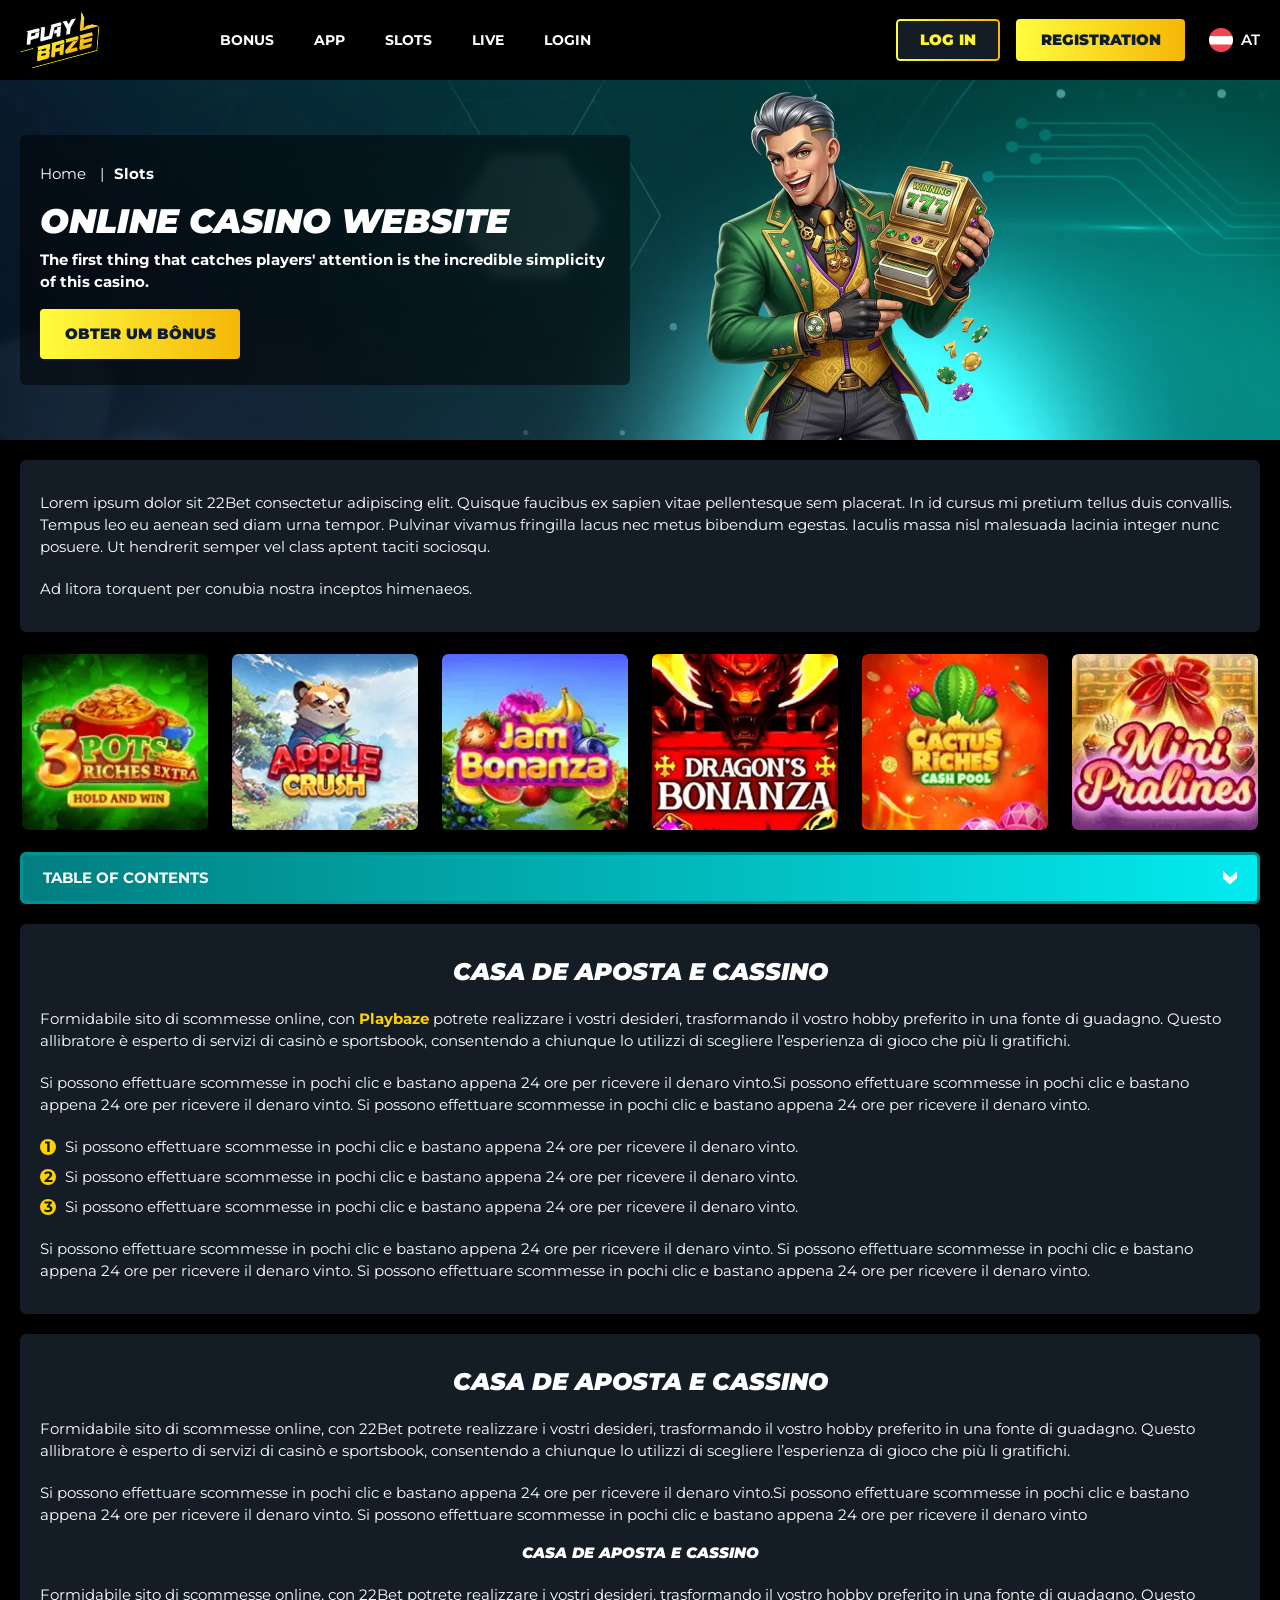
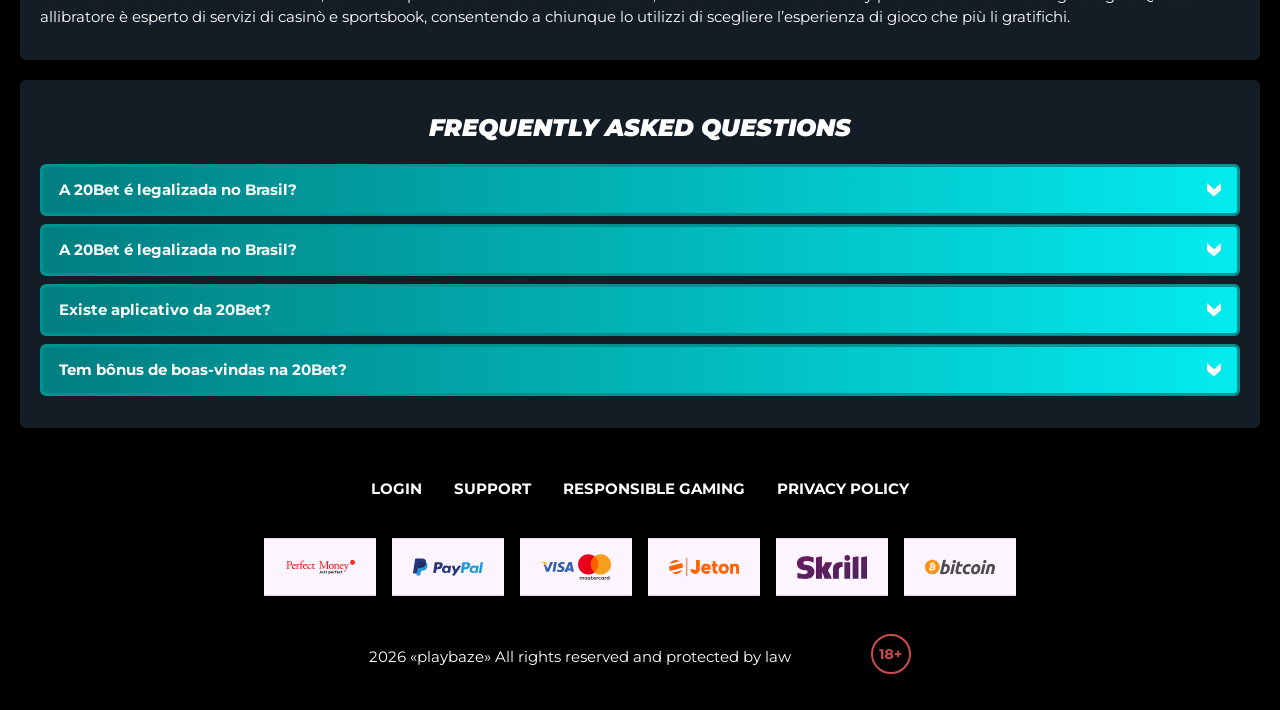
<file: slots.html>
<!DOCTYPE html>
<html lang="at">
  <head>
    <meta charset="UTF-8" />
   
    <meta name="viewport" content="width=device-width, initial-scale=1.0" />
    <title>Playbaze</title>
    <meta name="description" content />
    <meta property="og:site_name" content />
    <meta property="og:title" content />
    <meta property="og:type" content="website" />
    <meta property="og:url" content />
    <meta property="og:image" content />
    <meta property="og:image:alt" content />
    <meta property="og:locale" content="at" />
    <meta property="og:description" content />
    <link rel="preconnect" href="https://fonts.googleapis.com" />
    <link rel="preconnect" href="https://fonts.gstatic.com" crossorigin="anonymous" />
   <link href="https://fonts.googleapis.com/css2?family=Open+Sans:ital,wght@0,300..800;1,300..800&display=swap" rel="stylesheet">
<link href="https://fonts.googleapis.com/css?family=Roboto+Condensed&display=swap" rel="stylesheet">
<link href="https://fonts.googleapis.com/css2?family=Montserrat:ital,wght@0,100..900;1,100..900&display=swap" rel="stylesheet">
   <link rel="stylesheet" href="./css/reset.css" />
    <link rel="stylesheet" href="./css/main.css" />
    <link rel="stylesheet" href="./css/media.css"/>
    <link rel="icon" href="./images/Group.png" type="image/x-icon"/>
    <script
    src="https://code.jquery.com/jquery-3.6.1.min.js"
    integrity="sha256-o88AwQnZB+VDvE9tvIXrMQaPlFFSUTR+nldQm1LuPXQ="
    crossorigin="anonymous"
  ></script>
  </head>
  <body>
    <header class="header">
      <section class="content header__content">
        <a href="./index.html" class="logo header__logo"
          ><img src="./images/logo.svg" alt="logo" title
        /></a>
        <button class="header__btn-menu" >
          <svg width="16px" height="16px" viewBox="0 0 16 16" xmlns="http://www.w3.org/2000/svg">
              <rect y="0" width="16" height="3" rx="1.5"></rect>
              <rect y="6.5" width="16" height="3" rx="1.5"></rect>
              <rect y="13" width="16" height="3" rx="1.5"></rect>
            </svg>
        </button>

          <nav class="menu header__menu">
              <ul class="header__menu-list">
            <li>
              <a href="./bonus.html">
                <span>Bonus</span>
              </a>
            </li>
            <li>
              <a href="./app.html">
                <span>App</span>
              </a>
            </li>
            <li>
              <a href="./slots.html">
                <span>slots</span>
              </a>
            </li>
            <li>
              <a href="./live.html">
                <span>live</span>
              </a>
            </li>
            <li>
              <a href="./login.html">
                <span>login</span>
              </a>
            </li>
          </ul>
            <div class="header__button header__button-menu " >
              <a href="#" class="button  button__login-menu">log in</a>
              <a href="#" class="button button__menu">registration</a>
            </div>
           
          </nav>
            <a href="#" class="button button__login">log in</a>
            <a href="#" class="button button__singup">registration</a>
            <!-- <div id="clock" class="header__time">00:00</div> -->
            <a href="" class="header__flag">
                <span><img src="./images/flag.png" alt="flag" title /></span>
                <span>at</span>
              </a>
      </section>
    </header>
     <main class="main home main-page">
        <section class=" hero hero__page">
           
            <div class="background ">
              <img src="./images/slots/bg-slots.webp" alt="hero" title />
              
            </div>
            <div class="hero__wrapper hero__wrapper-page">
              <div class="hero__data hero__data-bonus">
                <ul
                class="breadcrumbs "
                
              >
                <li
                  
                >
                  <a href="#" >
                    <span >Home</span></a
                  >
                 
                </li>
                <li
                  
                >
                  <a href="#" > <span >Slots</span></a>
                 
                </li>
              </ul>
                <h1 class="title general hero__title">
                  Online Casino Website
                </h1>
                 <p class="hero__text">The first thing that catches players' attention is the incredible simplicity of this casino.</p>
               
                <a href="#" class="button  hero__button ">Obter um Bônus</a>
               
              </div>
             
            </div>
          </section>
      <section class="main__wrap main__wrap-page">
       
       <section class="content__wrapper content__wrapper-page">

         
        
       
          <section class="content article">
            <p>
             Lorem ipsum dolor sit 22Bet consectetur adipiscing elit. Quisque faucibus ex sapien vitae pellentesque sem placerat. In id cursus mi pretium tellus duis convallis. Tempus leo eu aenean sed diam urna tempor. Pulvinar vivamus fringilla lacus nec metus bibendum egestas. Iaculis massa nisl malesuada lacinia integer nunc posuere. Ut hendrerit semper vel class aptent taciti sociosqu.
            </p>
            <p>
             Ad litora torquent per conubia nostra inceptos himenaeos.
            </p>
          </section>
               <section class="content casino">
           
              <ul class="casino__list">
                <li class="casino__item">
                    <div class="casino__wrapper">
                      <img class="casino__img" src="./images/slots/card-slots1.webp" alt="" title>
                    <div class="casino__hover casino__hover-live">
                        
                        <div class="casino-box">
                            
                        <a href="#" class="button  casino__buttons">Play now</a>
                        </div>
                    </div>
                    </div>
                    
                </li>
                <li class="casino__item">
                  <div class="casino__wrapper">
                    <img class="casino__img" src="./images/slots/card-slots2.webp" alt="" title>
                <div class="casino__hover casino__hover-live">
                      
                        <div class="casino-box">
                            
                        <a href="#" class="button  casino__buttons">Play now</a>
                        </div>
                    </div>
                  </div>
                 
              </li>
              <li class="casino__item">
                <div class="casino__wrapper">
                  <img class="casino__img" src="./images/slots/card-slots3.webp" alt="" title>
               <div class="casino__hover casino__hover-live">
                        
                        <div class="casino-box">
                            
                        <a href="#" class="button  casino__buttons">Play now</a>
                        </div>
                    </div>
               
            </li>
             <li class="casino__item">
                <div class="casino__wrapper">
                  <img class="casino__img" src="./images/slots/card-slots4.webp" alt="" title>
               <div class="casino__hover casino__hover-live">
                        
                        <div class="casino-box">
                            
                        <a href="#" class="button  casino__buttons">Play now</a>
                        </div>
                    </div>
               
            </li>
             <li class="casino__item">
                <div class="casino__wrapper">
                  <img class="casino__img" src="./images/slots/card-slots5.webp" alt="" title>
               <div class="casino__hover casino__hover-live">
                        
                        <div class="casino-box">
                            
                        <a href="#" class="button  casino__buttons">Play now</a>
                        </div>
                    </div>
               
            </li>
             <li class="casino__item">
                <div class="casino__wrapper">
                  <img class="casino__img" src="./images/slots/card-slots6.webp" alt="" title>
               <div class="casino__hover casino__hover-live">
                        
                        <div class="casino-box">
                            
                        <a href="#" class="button  casino__buttons">Play now</a>
                        </div>
                    </div>
               
            </li>
            

              </ul>
         </section>
             
        
        
              <section class="content menu-review__content">
              

            
                <div class="menu__review-desk menu__review-content">Table of Contents</div>
                <ul class="menu__review menu__review-list">
                  <li><a href="#">Casa de Aposta e Cassino</a></li>
                    <li><a href="#">Casa de Aposta e Cassino</a></li>
                      <li><a href="#">Casa de Aposta e Cassino</a></li>
                        <li><a href="#">Casa de Aposta e Cassino</a></li>
                          <li><a href="#">Frequently Asked Questions</a></li>
                 
                </ul>
             
          
          </section>
          
        
          <section class="content article">
            <h2 class="title high article__title">Casa de Aposta e Cassino</h2>
             
            <p>
             Formidabile sito di scommesse online, con <a href="#">Playbaze</a> potrete realizzare i vostri desideri, trasformando il vostro hobby preferito in una fonte di guadagno. Questo allibratore è esperto di servizi di casinò e sportsbook, consentendo a chiunque lo utilizzi di scegliere l’esperienza di gioco che più li gratifichi.
            </p>
            <p>
             Si possono effettuare scommesse in pochi clic e bastano appena 24 ore per ricevere il denaro vinto.Si possono effettuare scommesse in pochi clic e bastano appena 24 ore per ricevere il denaro vinto. Si possono effettuare scommesse in pochi clic e bastano appena 24 ore per ricevere il denaro vinto.
            </p>
           <ol>
              <li>Si possono effettuare scommesse in pochi clic e bastano appena 24 ore per ricevere il denaro vinto.</li>
              <li>Si possono effettuare scommesse in pochi clic e bastano appena 24 ore per ricevere il denaro vinto.</li>
              <li>Si possono effettuare scommesse in pochi clic e bastano appena 24 ore per ricevere il denaro vinto.</li>
            </ol>
            <p>Si possono effettuare scommesse in pochi clic e bastano appena 24 ore per ricevere il denaro vinto. Si possono effettuare scommesse in pochi clic e bastano appena 24 ore per ricevere il denaro vinto. Si possono effettuare scommesse in pochi clic e bastano appena 24 ore per ricevere il denaro vinto.</p>
          </section>
         
         
           <section class="content article">
            <h2 class="title high article__title">Casa de Aposta e Cassino</h2>
            <p>Formidabile sito di scommesse online, con 22Bet potrete realizzare i vostri desideri, trasformando il vostro hobby preferito in una fonte di guadagno. Questo allibratore è esperto di servizi di casinò e sportsbook, consentendo a chiunque lo utilizzi di scegliere l’esperienza di gioco che più li gratifichi.</p>
            <p>Si possono effettuare scommesse in pochi clic e bastano appena 24 ore per ricevere il denaro vinto.Si possono effettuare scommesse in pochi clic e bastano appena 24 ore per ricevere il denaro vinto. Si possono effettuare scommesse in pochi clic e bastano appena 24 ore per ricevere il denaro vinto</p>
            <h3>Casa de Aposta e Cassino</h3>
            <p>Formidabile sito di scommesse online, con 22Bet potrete realizzare i vostri desideri, trasformando il vostro hobby preferito in una fonte di guadagno. Questo allibratore è esperto di servizi di casinò e sportsbook, consentendo a chiunque lo utilizzi di scegliere l’esperienza di gioco che più li gratifichi.</p>
           </section>

          <section class="content faq">
            <h2 class="title high faq__title">Frequently Asked Questions</h2>
            <ul class="faq__list " >
              <li class="faq__item"  >
                <h3 class="title medium faq__subtitle js-button-expander js-button-expander--faq"  >A 20Bet é legalizada no Brasil?
                 </h3>
                <div  class="faq__answer js-expand-content js-expand-content--faq" >
                  <p  >
                    Sim, a casa de apostas tem licença emitida por Curaçao, que é reconhecida no Brasil e a permite atuar por aqui.
                  </p>
                </div>
              </li>
              <li class="faq__item"  >
                <h3 class="title medium faq__subtitle js-button-expander js-button-expander--faq"  >A 20Bet é legalizada no Brasil?</h3>
                <div class="faq__answer js-expand-content js-expand-content--faq" >
                  <p  >
                    Sim, a casa de apostas tem licença emitida por Curaçao, que é reconhecida no Brasil e a permite atuar por aqui.
                  </p>
                </div>
              </li> 
              <li class="faq__item"  >
                <h3 class="title medium faq__subtitle js-button-expander js-button-expander--faq"  >Existe aplicativo da 20Bet?</h3>
                <div class="faq__answer js-expand-content js-expand-content--faq" >
                  <p  >
                   Sim, disponível para sistemas operacionais iOS e Android.
                  </p>
                </div>
              </li> 
              <li class="faq__item"  >
                <h3 class="title medium faq__subtitle js-button-expander js-button-expander--faq"  >Tem bônus de boas-vindas na 20Bet?</h3>
                <div class="faq__answer js-expand-content js-expand-content--faq" >
                  <p  >
                   O pacote especial para novos usuários da 20Bet paga 100% sobre o primeiro depósito, com limite de 600 BRL.
                  </p>
                </div>
              </li> 
             
            </ul>
          </section>
          
        </section> 
      
        <div class=""  onclick="scrollToTop()">
          <button class="main__arrow" id="scrollToTopBtn"></button>
        </div> 
        
      </section>
    </main> 
     <footer class=" footer ">
      <section class="content footer__content">
        <ul class="footer__menu">
         <li><a href="./login.html">Login</a></li>
         <li><a href="./support.html">Support</a></li>
         <li><a href="./responsible.html">Responsible Gaming</a></li>
         <li><a href="./policy.html">Privacy Policy</a></li>
        
        </ul>
       
          <ul class="footer__cards-list">
           
            <li>
              <a href="#"
                ><img src="./images/footer-img1.svg" alt="cardvisa" title
              /></a>
            </li>
             <li>
              <a href="#"
                ><img src="./images/footer-img2.svg" alt="cardvisa" title
              /></a>
            </li>
             <li>
              <a href="#"
                ><img src="./images/footer-img3.svg" alt="cardvisa" title
              /></a>
            </li>
             <li>
              <a href="#"
                ><img src="./images/footer-img4.svg" alt="cardvisa" title
              /></a>
            </li>
             <li>
              <a href="#"
                ><img src="./images/footer-img5.svg" alt="cardvisa" title
              /></a>
            </li>
             <li>
              <a href="#"
                ><img src="./images/footer-img6.svg" alt="cardvisa" title
              /></a>
            </li>
          
            
          </ul>
       
        <div class="footer__wrapp">
          <div class="footer__text">
           
            <p>2026 «playbaze» All rights reserved and protected by law
</p>
           
          </div>
          <div class="footer__age">
            <img src="./images/age.svg" alt="age" title />
          </div>
        </div>
      
      </section>
    </footer>
    <script src="./js/arrowUp.js" defer></script>
    <script src="./js/sidebar.js" defer></script>
    <script src="./js/expander.js" defer></script>
    <script src="./js/mobile-menu.js" defer></script>
    <!-- <script src="./js/clock.js" defer></script> -->
  </body>
</html>
</file>
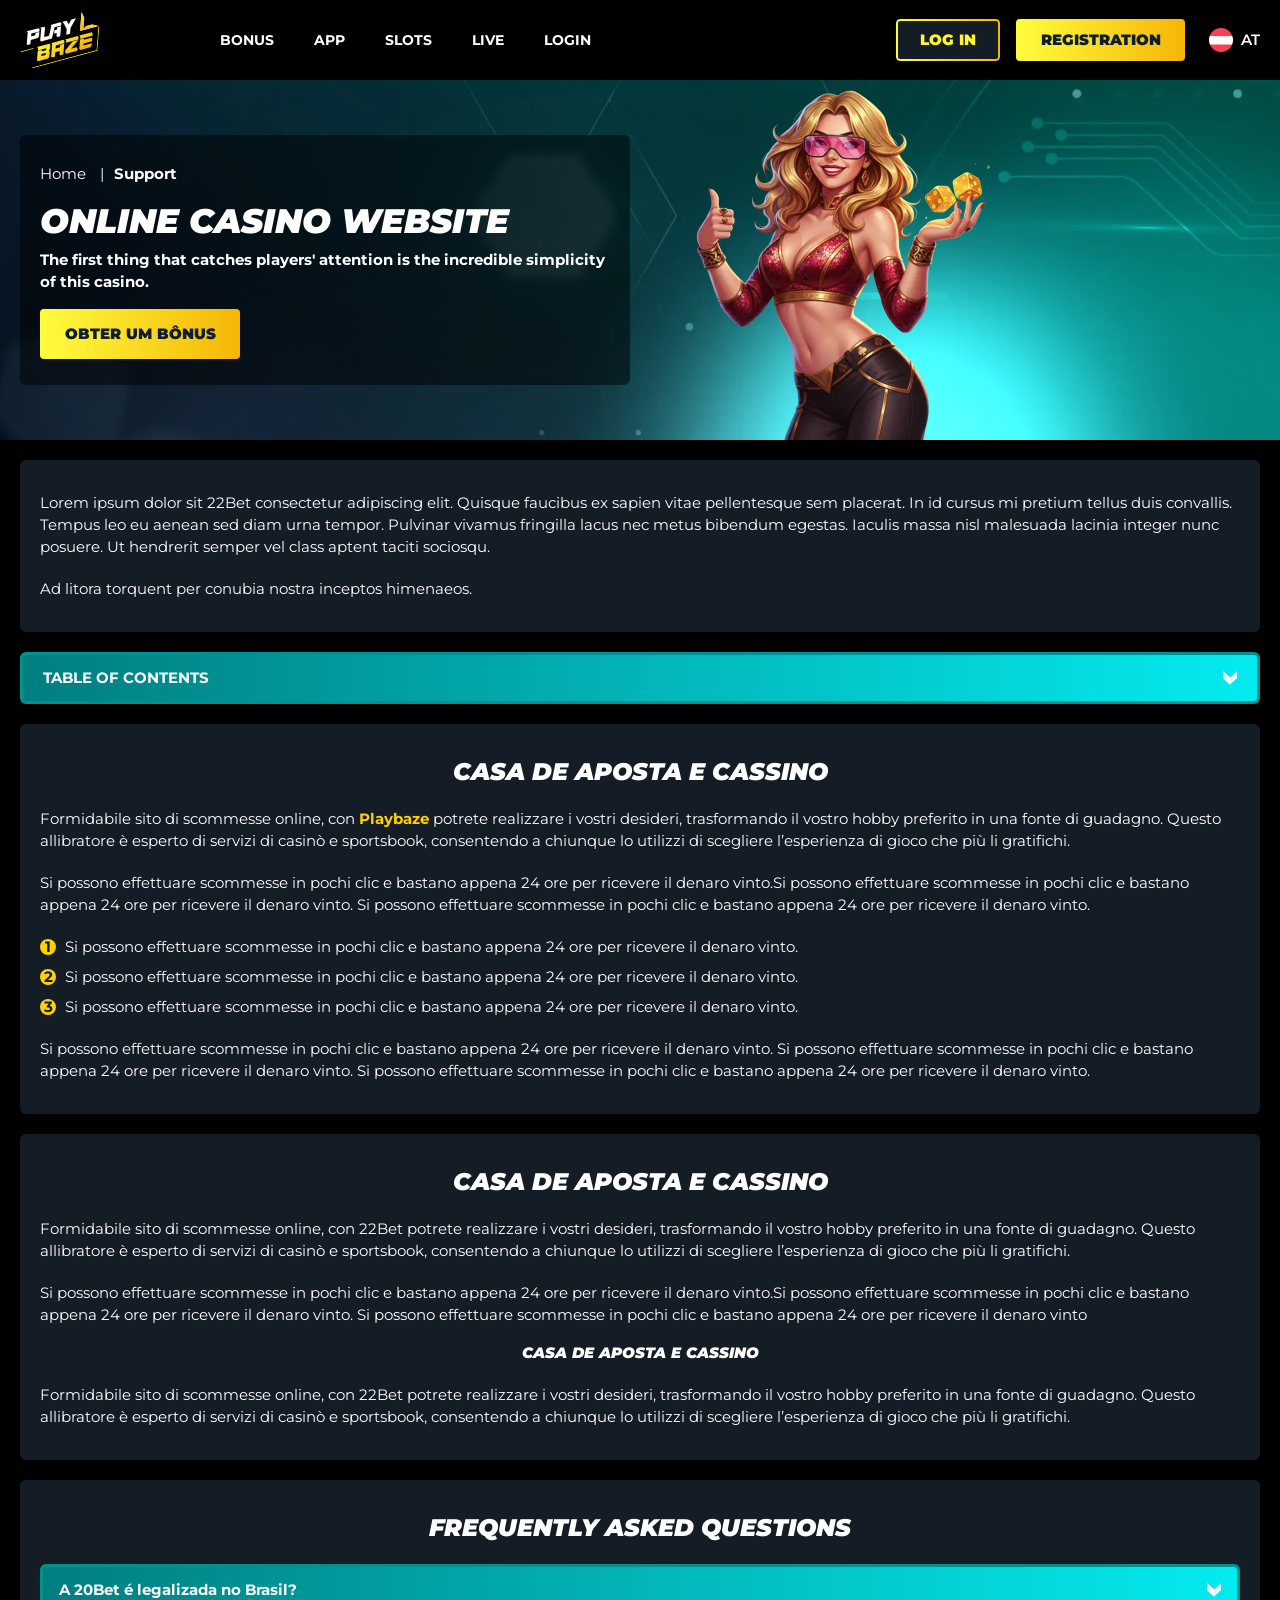
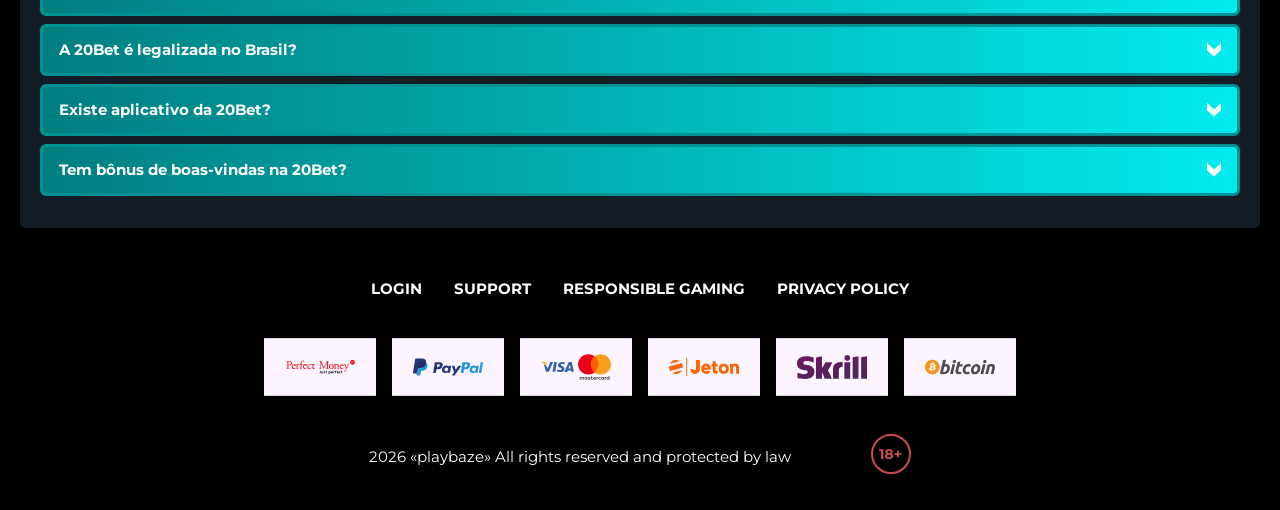
<file: support.html>
<!DOCTYPE html>
<html lang="at">
  <head>
    <meta charset="UTF-8" />
   
    <meta name="viewport" content="width=device-width, initial-scale=1.0" />
    <title>Playbaze </title>
    <meta name="description" content />
    <meta property="og:site_name" content />
    <meta property="og:title" content />
    <meta property="og:type" content="website" />
    <meta property="og:url" content />
    <meta property="og:image" content />
    <meta property="og:image:alt" content />
    <meta property="og:locale" content="at" />
    <meta property="og:description" content />
    <link rel="preconnect" href="https://fonts.googleapis.com" />
    <link rel="preconnect" href="https://fonts.gstatic.com" crossorigin="anonymous" />
   <link href="https://fonts.googleapis.com/css2?family=Open+Sans:ital,wght@0,300..800;1,300..800&display=swap" rel="stylesheet">
<link href="https://fonts.googleapis.com/css?family=Roboto+Condensed&display=swap" rel="stylesheet">
<link href="https://fonts.googleapis.com/css2?family=Montserrat:ital,wght@0,100..900;1,100..900&display=swap" rel="stylesheet">
   <link rel="stylesheet" href="./css/reset.css" />
    <link rel="stylesheet" href="./css/main.css" />
    <link rel="stylesheet" href="./css/media.css"/>
    <link rel="icon" href="./images/Group.png" type="image/x-icon"/>
    <script
    src="https://code.jquery.com/jquery-3.6.1.min.js"
    integrity="sha256-o88AwQnZB+VDvE9tvIXrMQaPlFFSUTR+nldQm1LuPXQ="
    crossorigin="anonymous"
  ></script>
  </head>
  <body>
  <header class="header">
      <section class="content header__content">
        <a href="./index.html" class="logo header__logo"
          ><img src="./images/logo.svg" alt="logo" title
        /></a>
        <button class="header__btn-menu" >
          <svg width="16px" height="16px" viewBox="0 0 16 16" xmlns="http://www.w3.org/2000/svg">
              <rect y="0" width="16" height="3" rx="1.5"></rect>
              <rect y="6.5" width="16" height="3" rx="1.5"></rect>
              <rect y="13" width="16" height="3" rx="1.5"></rect>
            </svg>
        </button>

          <nav class="menu header__menu">
              <ul class="header__menu-list">
            <li>
              <a href="./bonus.html">
                <span>Bonus</span>
              </a>
            </li>
            <li>
              <a href="./app.html">
                <span>App</span>
              </a>
            </li>
            <li>
              <a href="./slots.html">
                <span>slots</span>
              </a>
            </li>
            <li>
              <a href="./live.html">
                <span>live</span>
              </a>
            </li>
            <li>
              <a href="./login.html">
                <span>login</span>
              </a>
            </li>
          </ul>
            <div class="header__button header__button-menu " >
              <a href="#" class="button  button__login-menu">log in</a>
              <a href="#" class="button button__menu">registration</a>
            </div>
           
          </nav>
            <a href="#" class="button button__login">log in</a>
            <a href="#" class="button button__singup">registration</a>
            <!-- <div id="clock" class="header__time">00:00</div> -->
            <a href="" class="header__flag">
                <span><img src="./images/flag.png" alt="flag" title /></span>
                <span>at</span>
              </a>
      </section>
    </header>
     <main class="main home main-page">
        <section class=" hero hero__page">
           
            <div class="background background-page">
              <img src="./images/layout-images/bg-support.webp" alt="hero" title />
              
            </div>
            <div class="hero__wrapper hero__wrapper-page">
              <div class="hero__data hero__data-bonus">
                <ul
                class="breadcrumbs "
                
              >
                <li
                  
                >
                  <a href="#" >
                    <span >Home</span></a
                  >
                 
                </li>
                <li
                  
                >
                  <a href="#" > <span >Support</span></a>
                 
                </li>
              </ul>
                <h1 class="title general hero__title">
                  Online Casino Website
                </h1>
                 <p class="hero__text">The first thing that catches players' attention is the incredible simplicity of this casino.</p>
               
                <a href="#" class="button  hero__button ">Obter um Bônus</a>
               
              </div>
             
            </div>
          </section>
      <section class="main__wrap main__wrap-page">
       
       <section class="content__wrapper content__wrapper-page">

         
        
       
          <section class="content article">
            <p>
             Lorem ipsum dolor sit 22Bet consectetur adipiscing elit. Quisque faucibus ex sapien vitae pellentesque sem placerat. In id cursus mi pretium tellus duis convallis. Tempus leo eu aenean sed diam urna tempor. Pulvinar vivamus fringilla lacus nec metus bibendum egestas. Iaculis massa nisl malesuada lacinia integer nunc posuere. Ut hendrerit semper vel class aptent taciti sociosqu.
            </p>
            <p>
             Ad litora torquent per conubia nostra inceptos himenaeos.
            </p>
          </section>
             
        
              <section class="content menu-review__content">
              

            
                <div class="menu__review-desk menu__review-content">Table of Contents</div>
                <ul class="menu__review menu__review-list">
                  <li><a href="#">Casa de Aposta e Cassino</a></li>
                    <li><a href="#">Casa de Aposta e Cassino</a></li>
                      <li><a href="#">Casa de Aposta e Cassino</a></li>
                        <li><a href="#">Casa de Aposta e Cassino</a></li>
                          <li><a href="#">Frequently Asked Questions</a></li>
                 
                </ul>
             
          
          </section>
          
        
          <section class="content article">
            <h2 class="title high article__title">Casa de Aposta e Cassino</h2>
             
            <p>
             Formidabile sito di scommesse online, con <a href="#">Playbaze</a> potrete realizzare i vostri desideri, trasformando il vostro hobby preferito in una fonte di guadagno. Questo allibratore è esperto di servizi di casinò e sportsbook, consentendo a chiunque lo utilizzi di scegliere l’esperienza di gioco che più li gratifichi.
            </p>
            <p>
             Si possono effettuare scommesse in pochi clic e bastano appena 24 ore per ricevere il denaro vinto.Si possono effettuare scommesse in pochi clic e bastano appena 24 ore per ricevere il denaro vinto. Si possono effettuare scommesse in pochi clic e bastano appena 24 ore per ricevere il denaro vinto.
            </p>
           <ol>
              <li>Si possono effettuare scommesse in pochi clic e bastano appena 24 ore per ricevere il denaro vinto.</li>
              <li>Si possono effettuare scommesse in pochi clic e bastano appena 24 ore per ricevere il denaro vinto.</li>
              <li>Si possono effettuare scommesse in pochi clic e bastano appena 24 ore per ricevere il denaro vinto.</li>
            </ol>
            <p>Si possono effettuare scommesse in pochi clic e bastano appena 24 ore per ricevere il denaro vinto. Si possono effettuare scommesse in pochi clic e bastano appena 24 ore per ricevere il denaro vinto. Si possono effettuare scommesse in pochi clic e bastano appena 24 ore per ricevere il denaro vinto.</p>
          </section>
         
         
           <section class="content article">
            <h2 class="title high article__title">Casa de Aposta e Cassino</h2>
            <p>Formidabile sito di scommesse online, con 22Bet potrete realizzare i vostri desideri, trasformando il vostro hobby preferito in una fonte di guadagno. Questo allibratore è esperto di servizi di casinò e sportsbook, consentendo a chiunque lo utilizzi di scegliere l’esperienza di gioco che più li gratifichi.</p>
            <p>Si possono effettuare scommesse in pochi clic e bastano appena 24 ore per ricevere il denaro vinto.Si possono effettuare scommesse in pochi clic e bastano appena 24 ore per ricevere il denaro vinto. Si possono effettuare scommesse in pochi clic e bastano appena 24 ore per ricevere il denaro vinto</p>
            <h3>Casa de Aposta e Cassino</h3>
            <p>Formidabile sito di scommesse online, con 22Bet potrete realizzare i vostri desideri, trasformando il vostro hobby preferito in una fonte di guadagno. Questo allibratore è esperto di servizi di casinò e sportsbook, consentendo a chiunque lo utilizzi di scegliere l’esperienza di gioco che più li gratifichi.</p>
           </section>

          <section class="content faq">
            <h2 class="title high faq__title">Frequently Asked Questions</h2>
            <ul class="faq__list " >
              <li class="faq__item"  >
                <h3 class="title medium faq__subtitle js-button-expander js-button-expander--faq"  >A 20Bet é legalizada no Brasil?
                 </h3>
                <div  class="faq__answer js-expand-content js-expand-content--faq" >
                  <p  >
                    Sim, a casa de apostas tem licença emitida por Curaçao, que é reconhecida no Brasil e a permite atuar por aqui.
                  </p>
                </div>
              </li>
              <li class="faq__item"  >
                <h3 class="title medium faq__subtitle js-button-expander js-button-expander--faq"  >A 20Bet é legalizada no Brasil?</h3>
                <div class="faq__answer js-expand-content js-expand-content--faq" >
                  <p  >
                    Sim, a casa de apostas tem licença emitida por Curaçao, que é reconhecida no Brasil e a permite atuar por aqui.
                  </p>
                </div>
              </li> 
              <li class="faq__item"  >
                <h3 class="title medium faq__subtitle js-button-expander js-button-expander--faq"  >Existe aplicativo da 20Bet?</h3>
                <div class="faq__answer js-expand-content js-expand-content--faq" >
                  <p  >
                   Sim, disponível para sistemas operacionais iOS e Android.
                  </p>
                </div>
              </li> 
              <li class="faq__item"  >
                <h3 class="title medium faq__subtitle js-button-expander js-button-expander--faq"  >Tem bônus de boas-vindas na 20Bet?</h3>
                <div class="faq__answer js-expand-content js-expand-content--faq" >
                  <p  >
                   O pacote especial para novos usuários da 20Bet paga 100% sobre o primeiro depósito, com limite de 600 BRL.
                  </p>
                </div>
              </li> 
             
            </ul>
          </section>
          
        </section> 
      
        <div class=""  onclick="scrollToTop()">
          <button class="main__arrow" id="scrollToTopBtn"></button>
        </div> 
        
      </section>
    </main> 
        <footer class=" footer ">
      <section class="content footer__content">
        <ul class="footer__menu">
         <li><a href="./login.html">Login</a></li>
         <li><a href="./support.html">Support</a></li>
         <li><a href="./responsible.html">Responsible Gaming</a></li>
         <li><a href="./policy.html">Privacy Policy</a></li>
        
        </ul>
       
          <ul class="footer__cards-list">
           
            <li>
              <a href="#"
                ><img src="./images/footer-img1.svg" alt="cardvisa" title
              /></a>
            </li>
             <li>
              <a href="#"
                ><img src="./images/footer-img2.svg" alt="cardvisa" title
              /></a>
            </li>
             <li>
              <a href="#"
                ><img src="./images/footer-img3.svg" alt="cardvisa" title
              /></a>
            </li>
             <li>
              <a href="#"
                ><img src="./images/footer-img4.svg" alt="cardvisa" title
              /></a>
            </li>
             <li>
              <a href="#"
                ><img src="./images/footer-img5.svg" alt="cardvisa" title
              /></a>
            </li>
             <li>
              <a href="#"
                ><img src="./images/footer-img6.svg" alt="cardvisa" title
              /></a>
            </li>
          
            
          </ul>
       
        <div class="footer__wrapp">
          <div class="footer__text">
           
            <p>2026 «playbaze» All rights reserved and protected by law
</p>
           
          </div>
          <div class="footer__age">
            <img src="./images/age.svg" alt="age" title />
          </div>
        </div>
      
      </section>
    </footer>
    <script src="./js/arrowUp.js" defer></script>
    <script src="./js/sidebar.js" defer></script>
    <script src="./js/expander.js" defer></script>
    <script src="./js/mobile-menu.js" defer></script>
    <!-- <script src="./js/clock.js" defer></script> -->
  </body>
</html>
</file>
<file: css/main.css>
html{
    -webkit-text-size-adjust: 100%;
    scroll-behavior: smooth;
  }
  
  body {
      display: block;
      position: relative;
      width: 100%;
    background: #000000;

font-family: 'Montserrat', sans-serif;
      font-size: 15px;
      font-weight: 400;
      line-height: 22px;
      text-align: left;
      color: #FFFFFF;
      overflow-x: hidden;
    }
  
    
    .content {
      display: block;
      position: relative;
      width: 100%;
      max-width: 1020px;
      max-width: 100%;
      /* overflow: hidden; */
      border-radius: 6px;
     background: #141C25;

      padding:32px 20px;
      margin: 0 auto 20px auto;
    }
    
    h1,
    h2,
    h3,
    h4,
    .title {
      display: block;
      position: relative;
      font-size: 34px;
      font-weight: 900;
      line-height: 40px;
      text-align: center;
      color: #ffffff;
      font-style: italic;
    }
    
    h1,
    .title.general {
      text-transform: uppercase;
    }
    
    h2,
    .title.high {
      display: flex;
      align-items: center;
      justify-content: center;
      font-size: 24px;
      line-height: 32px;
      color:#FFFFFF;
      text-transform: uppercase;
      
    }

    
    h3,
    title.medium {
      font-size: 15px;
      line-height: 22px;
      text-align:center;
      color:#FFFFFF;
      text-transform: uppercase;
    }
    
    article > *,
    .article > *,
    .desk > * {
      margin-top: 20px;
    }
    
    article > *:first-child,
    .article > *:first-child,
    .desk > *:first-child {
      margin-top: 0 !important;
    }
    
    article > h2,
    .article > h2,
    .desk > h2 {
      margin-top: 32px;
    }
    
    article > h3,
    .article > h3,
    .desk > h3 {
      margin-top: 16px;
    }
    
    .button {
      
      position: relative;
    display: inline-block;
      min-width: 200px;
      height: 50px;
      border-radius: 4px;
    background: linear-gradient(90deg, #FFFD3E 0%, #F5B607 100%);

      overflow: hidden;
      font-size: 15px;
      font-weight: 900;
      line-height: 22px;
      text-align: center;
      text-decoration: none;
      text-transform: uppercase;
      color:#101D2C;
      white-space: nowrap;
      cursor: pointer;
      padding: 14px 24px;
      margin: 0 auto;
    
      transition: all 0.5s;
    }
    
    .button:hover {
      transform: scale(1.1);

    }
    
    
    .header,
    .main ,.footer {
      display: flex;
      position: relative;
      justify-content: space-between;
      align-items: center;
     
      max-width: 1440px;
      max-width: 100%;
      
      margin: 0 auto;
    }
    
    .background{
      display: block;
      position: absolute;
      bottom: 0;left: 0;
      height: 100%;
      width: 100%;
      overflow: hidden;
    }
    
    .background img{
      position: relative;
      width: 100%;height: 100%;object-fit: cover;
      
    }

    .background-page img{
      border-radius: 0;
    }
    
    .images img{
      border-radius: 6px;
      width: 100%;
      height: 100%;
      overflow: hidden;
      display: block;
    }

    .faq {
      overflow-anchor: none;
    }
    
    /* -------------------HEADER---------------- */
    .header {
      position: fixed;
      top: 0;
      left: 0;
      right: 0;
      width: 100%;
      z-index: 100;
     background: #000000;

      
    }
    
    .header__content {
      position: relative;
      display: flex;
      flex-direction: row;
      align-items: center;
      justify-content: space-between;
      max-width: 1300px;
      max-height: 80px;
      border-radius: 0;
      background: #000000;

      padding: 16px 30px;
      margin: 0 auto;
    }
    
    .logo {
      display: block;
      position: relative;
      flex: 0 0 80px;
      margin-right: 100px;
    }
    
    .logo img {
      display: block;
      position: relative;
      width: auto;
      max-height: 56px;
    }
    
    .logo:hover{
      transform: scale(1.1);
    }
    .header__menu {
      display: flex;
      white-space: nowrap;
      max-height: calc(100vh - 70px);
    /* overflow-y: auto; */
    }
    
    
    
    .header__menu-list {
      display: flex;
      justify-content: center;
      align-items: center;
      white-space: nowrap;
      flex: 1 1 auto;
/*       
     background: #274B50;
      border-radius: 50px; */
     


    }
    .header__menu-list li {
      display: block;
      padding:  13px 20px;
    }
    
    .header__menu-list li a {
      display: inline-flex;
      position: relative;
      align-items: center;
      font-weight: 700;
      font-size: 14px;
      line-height: 20px;
      text-transform: uppercase;
      color:#FFFFFF;
      transition: all 0.5s;
     
    }
    
    .header__menu-list li:hover a {
   color: #FED100;
    }
    
    .menu a{
      display: none;
    }
    
  
    span {
      display: inline-block;
    }
    
    .header__menu-list a img,
    .header__flag img {
      width: 24px;
      height: 24px;
      vertical-align: middle;
    }
    
    /* .header__menu-list a span:last-child {
      margin-left: 16px;
    } */
    
    .header__flag span:first-child {
      flex: 0 1 24px;
      margin-right: 8px;
      
    }

    .header__menu-wrap {
    display: none;
    display: block;
    position: absolute;
    left: 0;
    top: 55px;
    min-width: 120px;
    height: auto;
    background: #102C30;
    border-radius: 6px;
    padding: 8px 16px;
    z-index: 100;
    overflow-y: hidden;
}

.header__menu-wrap ul{
  display: flex;
  flex-direction: column;
  gap: 8px;
}
.header__menu-wrap ul li{
  padding: 0;
}

.header__menu-wrap ul li:hover{
  background: none;
  
}
/* .header__menu-list li:first-child a ,.header__menu-list li:nth-child(3) a{
    position: relative;
    padding-right: 25px;
} */

.header__menu-list .header__menu-item {
    display: none;
}

.header__menu-list li:first-child .header__menu-item {
    padding-left: 0;
}


.header__menu-list > li {
  position: relative;
}

/* .header__menu-wrap ul li:nth-last-child(-n+4){
  display: block;
}

.header__menu-list li:nth-last-child(-n+5) {
    display: none;
} */

.header__menu-list li .header__menu-wrap ul li a{
  color:#FFFFFF !important;
  padding-right: 12px;
}

.header__menu-list li .header__menu-wrap ul li a:hover{
text-decoration: underline !important;
}

.header__menu-list li .header__menu-wrap ul li a::after{
  display: none;
}

.header__menu-wrap.js-expand-content.expanded {
  height: auto;
}
/* .header__menu-list li:first-child a::after, .header__menu-list li:nth-child(3) a::after{
  content: '';
  display: block;position: absolute;
  width: 20px;height: 20px;
  right: 0;
  top: 50%;
  transform: translateY(-50%);
  background: url(../images/menu-arrowDown.svg) no-repeat center center / contain;
  transition: transform 0.5s ease;
}

.header__menu-list li:first-child.active a::after,.header__menu-list li:nth-child(3).active a::after{
transform: translateY(-50%) rotate(180deg);
}

.header__menu-list li:first-child:hover a::after,.header__menu-list li:nth-child(3):hover a::after{
transform: translateY(-50%) rotate(180deg);
} */

li.active .header__menu-wrap{
display: flex;
  gap: 8px;
}
    .header__flag {
      display: flex
;
    align-items: center;
      margin-left: 24px;
      font-weight: 600;
      color:#ffffff;
      text-transform: uppercase;
    }

    .button__login{
        margin-left: auto;
    }

    .button__login{
      line-height: 22px;
        min-width: 104px;
        height: 42px;
        color: #FEF437;
      background: #141C25;

        padding: 10px 24px;
        margin: 0 16px 0 auto;
    }

    .button__login::after{
 content: ''; 
  display: block;
  position: absolute; 
  top: 0;
  left: 0;
  right: 0;
  bottom: 0;
  padding: 2px;
background: linear-gradient(90deg, #FFFD3E 0%, #F5B607 100%);
mask: linear-gradient(#fff 0 0) content-box, linear-gradient(#fff 0 0);
    -webkit-mask-composite: destination-out;
  border-radius: 4px; 
    }
   

    
 .button__singup{
  line-height: 22px;
  min-width: 169px;
  height: 42px;
  padding: 10px 24px;
 background: linear-gradient(90deg, #FFFD3E 0%, #F5B607 100%);

    margin: 0;
 }


    
    .header__btn-menu{
      display: block;
      flex: 0 1 auto;
      min-width: 0;
      border:1px solid #ffffff; 
      border-radius: 10px;
      background: #000000;

      padding: 12px;
      margin-left: 12px;
      order: 3;
     
      
    }
    
    
    svg {
      position: relative;
      fill: #ffffff;
      line-height: 1;
      vertical-align: 1;
    }
      .header__time{
        color:#FFFFFF;
        position: relative;
        padding-left: 28px;
        margin-left: 24px;
    }
     
       .header__time::before{
      content: '';
      display: block;position: absolute;
      top: 50%;
      transform: translateY(-50%);
      width: 18px;height: 18px;
      left: 1px;
      background: url(../images/clock.svg) no-repeat center center / contain;
    } 

     
    
    
    /* ------------------ MAIN------------- */
    .main.home{
      display: flex;
     
    }
    
    .main__wrap {
      display: flex;
      position: relative;
      flex: 1 1 100%;
      justify-content: center;
      align-items: stretch;
      max-width: 1300px;
      padding: 20px 30px;
      margin: 0 auto;
    }
    
    
    
   
    .menu__review-content::after {
      content: "";
      position: absolute;
      right: 20px;
      top:50%;
      transform: translateY(-50%);
      width:14px;
      height:14px;
     background: url(../images/faq-arrowDown.svg) no-repeat center center / contain;
      transition:  all 0.5s;
    }

   
    
   
    
    .menu__review-content.active::after {
    
      transform: translateY(-50%) rotate(180deg);
    }
    
    .menu-review__content{
     overflow: hidden;
      padding: 0;
      margin-bottom: 20px;
     background: #005859;


    }
  
    .menu__review-content{
      position: relative;
      padding:12px 60px 12px 20px;
      color:#ffffff;
      font-weight: 700;
      border-radius: 6px ;
      text-transform: uppercase;
background: linear-gradient(270deg, #03EBEF 0%, #017E80 100%);
border: 3px solid #009193;

    }

   
    .menu__review li a {
     color: #ffffff;
      position: relative;
      display: flex;
       font-size: 15px;
    }
  
    .menu__review li:hover a{
      color:#FED100;
      font-weight: 700;
     
      
    }

    .menu__review li:hover{
      /* border-left: 2px solid #054146; */
     
    }
   
   
     
    .menu__review.active{
      display: block;
      
      border-radius: 0 0 6px 6px;
    }
    .menu__review-list{
      padding: 0;
    }
    .menu__review-list li{
      padding: 8px 16px;
    }
    .content__wrapper {
      
    
      flex: 0 1 100% ;
    }

    
  
      
    /* -----------hero ----------- */
    .content__wrapper{
      position: relative;
       
     
    
    }
    
    .hero{
      padding: 0;
      min-height: 360px;
      display: flex;
      background:none;
  
      align-items: center;
      padding: 24px 24px 24px 0;
  }
    
    .hero__wrapper {
     
      display: flex;
      align-items: center;
     
    }
    
  
    .hero__data{
    display: block;
      position: relative;
        max-width: 610px;
      padding: 12px; 
    }
    
    .hero__title{
      margin-bottom: 8px;
      text-align: start;
     font-style : italic;
    }
  
    .hero__data p{
      color:#ffffff;
      font-weight: 700;
      text-transform: none;
      margin-bottom: 16px;
    }
    
    
    .hero__rating {
      display: flex;
      font-weight: 700;
      align-items: center;
      text-transform: uppercase;
      color:#ffffff;
      margin-bottom: 8px;
    }
    
    .hero__rating p{
       text-transform: uppercase;
     margin-right: 10px;
     margin-bottom: 0;
    
     
    }
    .hero__button{
      display: inline-block;
    
      
      
      
      
    }

    .hero__data  li:nth-child(1) span{
      font-weight: 400;
      padding-left: 0;
    }
    .hero__data span{
      font-size: 15px;
      font-weight: 700;
      line-height: 18px;
     
        color:#FFFFFF;
        white-space: nowrap;
    }

    
    
   .hero__data .hero__span{
      font-weight: 400;
      font-size: 12px;line-height: 18px;
      color:#ffffff;
    }
    
    
    
 

/* ------------features------ */

  
.features__wrap {
  display: flex;
  gap:20px;
}
.features__list,
.features__table {
 
  
  border-radius: 6px;
  

}

.features__title{
  margin-bottom: 16px;

}

.features__list li {
  display: flex;
  gap: 8px;
  position: relative;
   padding: 8px 16px ;
}

/* .features__list li + li,
.features__table tr + tr {
  margin-top: 8px;
} */

.features__table tr,.features__list li{
/* background: #FFFFFF;

border-radius: 6px; */
  color:#3C404B;
}


.features__table {
border-collapse: separate;
display: flex;
width: 100%;
gap: 20px;
}

.features__table tbody{
  width: 100%;display: grid;
  grid-template-columns: repeat(1,1fr);
 gap: 8px;
}

.features__table tr {
  font-weight: 700;
  display: flex;
  flex-direction: row;
  align-items: center;
  text-align: left;
  gap: 10px;
  padding: 12px 16px;
 color: #ffffff;
background: linear-gradient(270deg, #03EBEF 0%, #017E80 100%);
border-radius: 6px;
text-shadow: 1px 1px 0 #000;

}




.features__table tr td:last-child{
  font-weight: 400;
  padding-left: 0;

 

}

.features__table tr td:first-child{
  font-weight: 700;
  text-transform: none;
  color: #ffffff;
 
}

.features__table td {
  width: 100%;
}



/* -------------banner---------------- */

.banner {
  display: flex;
  align-items: center;
  justify-content:flex-start;
  overflow: hidden;
  width: 100%;
  min-height: 310px;
  padding:  20px 20px 20px 100px;
  background: transparent;
    border-radius: 6px;
    margin-bottom: 20px;

  
}

.banner__info {
  display: flex;
 
  flex-direction: column;
  align-items: flex-start;
  position: relative;
  max-width: 500px;
  
  text-align: center;
 
  border-radius: 20px;
  padding: 16px;
}

.banner .banner__title-main {
  flex-direction: column;
  align-items:flex-start;
  width: auto;
 font-style: italic;
  font-weight: 900;
  line-height: 40px;
  font-size: 30px;
  width: 90%;
  color: #FFFFFF;
  text-align: left;
  text-transform: uppercase;
  margin-bottom: 16px;
  padding-left: 0;
  padding-right: 0;
  border-left: none;
}

.banner .banner__title::after,.banner .banner__title-main::before, .banner .banner__title-main::after {
  display: none;
  
}

.banner__subtitle{
  position: relative;
  color: #FFFFFF;
  font-size: 15px;
  line-height: 22px;
  font-weight: 700;
  text-align: left;
  text-transform: none;
  
  margin-bottom: 8px;
  
}



.banner__button {
  
 margin-left:0;
}



   
        /* ----------------review------------- */
    
      
        .article {
          display: flex;
          flex-direction: column;
        }
        .article ul li{
          position: relative;
          padding-left: 15px;
          
        }
    
        .article ul li + li,.article ol li + li{
          margin-top: 8px;
        }
    
        .article ul li::before{
          content:'';
          position: absolute;
          left: 0;
          top:50%;
          transform: translateY(-50%);
          width: 6px;height: 6px;
          border-radius: 50%;
          background: #FED100;

        }

        .article-page ul li::before{

          background:#054146;
        }

       

       
    
    
        .article  .button{
          margin: 20px auto 0 auto;
          

        }

        .article__background .article__button:hover{
          background: #2E9344;

        }
  
    

        .article a:not(.button){
            color:#FED100; 
            font-weight: 700;
        }

        /* для нумерованного списка */

.article ol {
  counter-reset: ol;
  position: relative;
  
}

.article ol li {
  counter-increment: ol;
   
  position: relative; 
  padding-left: 25px;}

.article ol li::before {
  content: counter(ol) " "; 
  display: inline-block;
  position: absolute;
  font: inherit;
  font-weight: 700;
  color: #101D2C;
  left: 0;
  background: #FED100;
border-radius: 300px;
display: flex;
justify-content: center;
align-items: center;
width: 16px;height: 16px;
top: 3px;
}
/*  */
    
        /* ------------sidebar-right----------- */
    
        .menu__casino{
          display: flex;
          flex-wrap: wrap;
          gap:8px;
          align-items: center;
          padding: 8px;
        }
    
        .menu__casino li a{
          border-radius: 10px;
          overflow: hidden;
        }
  
        .menu__casino li a img{
          display: block;
          border-radius: 12px;
        }
    
    
        .main__sidebar-right{
          margin-bottom: 0;
        }
      /* --------------rating------------------- */
      .ratings__list {
  display: flex;

  flex-wrap: wrap;
  gap: 20px;
  display: grid;
  grid-template-columns: repeat(6,1fr);
}

.ratings__list li {
  position: relative;
  display: flex;
  justify-content: center;
  flex-direction: column;
  width: 100%;

  color: #ffffff;
}

.ratings__content {
  display: flex;
  flex-direction: column;
  gap: 4px;
  margin-bottom: 16px;
  margin-top: 16px;
}

.ratings__info {
  display: flex;
  flex-direction: column-reverse;
  justify-content: center;
  align-items: center;
  font-size: 15px;
  line-height: 22px;
  font-weight: 400;
 background: #ECF5F8;

  border-radius: 6px;
  color: #185A61;
  text-transform: uppercase;
  gap: 8px;
  padding: 16px 20px ;
}

.ratings__list p {
  font-size: 15px;
  line-height: 22px;
  font-weight: 700;
  text-transform: uppercase;
 text-align: center;
  color: #185A61;
}

.ratings__img {
  display: flex;
  gap: 4px;
}

.ratings__img img {
  width: 32px;
  height: 32px;
}




.ratings__data span:first-child {
  font-weight: 700;
}

    /* ----------faq----------------------- */
    
    .faq__subtitle {
      position: relative;
      font-weight: 700;
      font-size: 15px;
      line-height: 22px;
      text-align: left;
      color: #ffffff;
background: linear-gradient(270deg, #03EBEF 0%, #017E80 100%);
border: 3px solid #009193;
      border-radius: 6px;
      text-transform: none;
      font-style: normal;
      cursor: pointer;
      padding: 12px 56px 12px 16px;
    }
    
    
  
    .faq__title{
      margin-bottom: 20px;
    }
    
    .faq__subtitle::after {
      content: "";
      display: block;
      position: absolute;
      top: 50%;
      transform: translateY(-50%);
      right: 16px;
      width: 14px;
      height: 14px;
      background: url(../images/faq-arrowDown.svg) no-repeat center center / contain;
      transition: transform 0.3s ease-in-out;
    }
    
    .faq__subtitle.active::after {
    
      transform: translateY(-50%) rotate(180deg); 
    }
    
    .faq__item{
      position: relative;
      
    }
    
    .faq__item + .faq__item{
      margin-top: 8px;
    }
    .faq__subtitle.active {
     border-bottom: none;
border-radius: 6px 6px 0 0;
    }
    
    .faq__answer {
      position: relative;
   background: #005859;
border: 3px solid #009193;
   color:#ffffff;
      border-top: none;
     border-radius:0 0 6px 6px;
      padding:  12px 16px;
      
    }
    
    .js-expand-content {
      display: none;
      overflow: hidden;
    }
    
    .js-expand-content.expanded {
      height: 100%;
    }
    
    
    /* ---------main__arrow------ */
    .main__arrow {
      display: block;
      position: fixed;
      width: 42px;
      height: 42px;
      right: 20px;
      bottom: 20px;
     
    overflow: hidden;
    border-radius: 6px;
      background: url(../images/ArrowUp.svg) no-repeat center center / contain;
      z-index: 100;
  
      
  }

  .content:last-child{
    margin-bottom: 0;
  }
    
    /* ------------footer----------------- */
    .footer{
       display: flex;
      position: relative;
     background: #000000;

      
    }
    
    .footer__content{
      display: flex
;
    flex-direction: column;
    align-items: center;
      gap:32px;
      max-width: 1280px;
      padding: 30px 20px;
      /* padding: 30px 10px 10px 30px; */
      background: transparent;
      margin-bottom: 0;
      
    }
    .footer__menu{
      display: flex;
      justify-content:center;
      gap: 32px;
      flex-wrap: wrap;
    }
    
   

    .footer__menu li a{
      font-weight: 700;text-transform: uppercase;
        position: relative;
        color:#ffffff;
        transition: all 0.5s;
    
    }

    .footer__menu li:hover a{
color: #FED100;
    }
    .footer__info{
        position: relative;
    }

    
    .footer__info a{
     
      color: inherit;
    
    } 
    
    .footer__cards-list {
      display: flex;
      flex-wrap: wrap;
      align-content: center;
      justify-content: center;
      align-items: center;
      gap:16px;
      
    }
    
    
    
    .footer__cards-list li img {
      width: 100%;
      
      height: auto;
      display: block;
    }

    .footer__cards-list li{
      transition:  all 0.5s;
    }
    .footer__cards-list li:hover{
      transform: scale(1.1);
    }
    
    .footer__text{
      text-align: center;
    
      
    }
    
    .footer__text p{
      color: #FFFFFF;
      font-size: 15px;
      font-weight: 400;
      line-height: 22px;
    }
    
    .footer__text p + p {
      margin-top: 8px;
    }
    
    .footer__wrapp{
      display: flex;
      width: 100%;
      flex-direction: row;
      justify-content: center;
      align-items: center;
      gap: 80px;
    }
    
    
    
    .footer__age img{
     max-width: 40px;
     max-height: 40px;
    }
    
    .footer__information{
      display: flex;
      justify-content: center;
    }
    
    .footer__information li + li{
      margin-left: 24px;
    }

    .footer__copy{
color: #0B3338;
font-size: 14px;
line-height: 16.41px;
text-align: center;
    }
    
/* --------------bonus page------------- */


    .breadcrumbs {
      display: flex;
      text-align: center;
      margin-bottom: 8px;
      white-space: nowrap;
    }
    
    .breadcrumbs li:not(:last-child) a {
      padding-left: 0;
    }
    
    .breadcrumbs li a span{
      /* font-weight: 400; */
      color: #ffffff;
      padding: 10px;
    }
    
    .breadcrumbs li:first-child a:hover span{
      color: #EB5851;
    }
    
    .breadcrumbs li:last-child a {
      font-weight: 400;
      cursor: default;
    }
    
    .breadcrumbs > li:not(:last-child):after {
      content: "|";
      position: relative;
      color: #ffffff;
      
    }
    
    .main-page.home{
   
      padding-top: 80px;
      display: block;
    }
    
    .main__wrap-page{
      justify-content: flex-start
    }
    
    .home .hero__page{
     
      position: relative;
        width: 100vw;
        display: flex
    ;
        justify-content: start;
        align-items: center;
        background: linear-gradient(to right, rgba(23, 25, 35, 0.8) 100%, rgba(23, 25, 35, 0.6) 40%, rgba(23, 25, 35, 0.2) 70%, rgba(23, 25, 35, 0.8) 80%);
        padding-top: 24px;
        padding-bottom: 24px;
        padding-left: calc(50% - 620px);
        padding-right: calc(50% - 600px);
       
    }

    .hero__data-page{
      max-width: 600px;
      padding: 32px;
    }
    
    .hero__data .hero__text-page{
      font-size: 15px;
      text-transform: none;
      margin-bottom: 32px;

    }

    
    
    .content__wrapper-page{
      top:0;
    }
    
    .content.bonuses {
      padding: 0;
      background: none;
    }
    
    .bonuses__list {
  
      gap: 20px;
      display: grid;
      grid-template-columns: repeat(2, 1fr);}

            
    
    .bonuses__item {
      position: relative;
 background: #141C25;
border: 2px solid #FED100;
display: flex;flex-direction: column;
align-items: center;

      border-radius: 6px;
      padding: 0;
      overflow: hidden;
    }
    
    .bonuses__item > * {
      position: relative;
    }
     
    .bonuses__item + .bonuses__item {
      margin-top: 0;
    }
    
    .bonuses__item:before {
      display: none;
    }
    
    .images-wrap {
    width: 100%;
    height: 100%;
    
    display: flex;
    justify-content: center;
    align-items: center;
}

 .bonuses__img {
  width: 100%;
      height: 100%;
    
      max-width: 100%;
 }
    .bonuses__img img {
      display: block;
      width: 100%;
      height: 100%;
      object-fit: cover;
      max-width: 100%;
    }
    
    .bonuses__desc {
    z-index: 1;
  
      padding:  20px 20px 32px 20px ;
    }
    
    .bonuses__desc .wrap {
    
      border-radius: 3px;
      color: #FFFFFF;
      z-index: 1;
      width: 100%;
    }
    
    .bonuses__icon {
      background-color: #fff;
      width: 80px;
      height: 80px;
      border-radius: 50%;
      position: absolute;
      top: -40px;
      left: 0;
      right: 0;
      margin: auto;
     
      display: flex;
      
      align-items: center;
      
      justify-content: center;
    }
    
    .title.bonuses__title {
      flex-direction: column;
      color: #FED100;
      font-size: 24px;
      line-height: 32px;
      border: none;
      align-items: center;
      padding-left: 0;
      position: relative;
    }
  
    
    .bonuses__text {
      position: relative;
      margin-top: 12px;
      color: #FFFFFF;
      text-align: center;
    }

        
    .bonuses__text p {
      margin-top: 0;
      color:#FFFFFF;
      text-transform: uppercase;
    }
     .bonuses__text > p + p{
      margin-top: 16px;
     } 
    
    .bonuses__buttons {
     
      display: flex;
     
      justify-content: center;
     flex-wrap: wrap;
      gap: 8px;
      margin-top: 16px;
    }
    
    .bonuses__button {
      
      width: max-content;
      
      margin: 0;
    }
    
   
    

 
    
    .hero__button-page{
      display: block;
    margin-top: 0;
    margin-left: 0;
    width: 185px;
    margin-right: auto;

    }

    .hero__button-page:hover{
      background:#2E9344;
    }
   
    

    /* --------------------app-page------------- */

    .hero__page-app{
      /* min-height: 650px; */
      height: auto;
    }

    .hero__img{
      
      z-index: 1;
      position: relative;
      
    }

    .hero__images-decor{
      position: absolute;
      bottom:-40px;right: 0;
     
      
    }
    .banner__app {
      display: flex;
      align-items: center;
      justify-content: center;
      min-height: 200px;
      border-radius: 16px;
      padding: 30px;
    }
    .banner__logo {
      max-width: 243px;
      flex: 0 0 243px;
      margin-right: 106px;
      margin-left: 106px;
      z-index: 3;
    }
    
    .banner__logo img {
      max-height: 91px;
    }
    
    .banner__content-app {
      display: flex;
      
      flex-direction: row;
      align-items: center;
      width: 650px;
      gap:16px;
     
      

    }
    .banner__btn {
      display: flex;
      flex-direction: row ;
      position: relative;
      min-width: 200px;
      height: 62px;
      font-size: 15px;
      font-weight: 900;
      align-items: center;
      line-height:18px;
      text-align: center;
      text-decoration: none;
      justify-content: flex-start;
      border-radius: 4px;
      background: transparent;
      color: #101D2C;
    background: linear-gradient(90deg, #FFFD3E 0%, #F5B607 100%);

gap: 8px;
      text-transform: uppercase;
        cursor: pointer;
        text-align: left;
      padding:  16px 38px;
      padding: 13px 24px;
      /* margin: 0 auto; */
      transition: all 0.3s ease;
      overflow: hidden;
      z-index: 3;
      
    }
    
    
   
 
    
    .button__wrap-app {
      display: flex;
      flex-direction: column;
      gap: 16px;
      z-index: 3;
      ;
    }
    
    
    .banner__btn-app img,
    .banner__btn-android img {
     
      width: 24px;
      height: 24px;
      
    }
    
  

    .hero__list{
      position: relative;
      display: flex;
      justify-content: center;
      flex-wrap: wrap;
      flex-direction: row;
      gap:20px;
      margin-bottom: 32px;
    }

    .hero__list li{
      display: flex;
      flex-direction: column;
      position: relative;
      justify-content: center;
      color:#ffffff;
      align-items: center;
      flex: 0 0 112px;
      gap: 8px;
      text-align: center;
      
    }

      .hero__list li img{
        width: 40px;height: 40px;
      }
    /* -------------casino-page------------- */
    .casino__hover-link {
  color: #4da533;
  font-weight: 700;
}
.casino__item h3 {
  display: flex;align-items: center;
  font-weight: 700;
  justify-content: center;
  color: #1a2930;
  padding: 16px;
  text-align: center;
  text-decoration: none;
  text-transform: capitalize;
}

.casino__hover p {
  color: #ffffff;
  font-weight: 700;
}

.casino__buttons {
  min-width: 122px;
  height: 38px;
  line-height: 22px;
  padding: 8px 14px;
 background: linear-gradient(90deg, #FFFD3E 0%, #F5B607 100%);

  
}


.casino__hover {
  display: flex;
  flex-direction: column;
  justify-content: center;
  align-items: center;
 background: #000000CC;
 
  border-radius: 6px;
  border-bottom-right-radius: 0;
  border-bottom-left-radius: 0;
  position: absolute;
  left: 0;
  top: 0;
  width: 100%;
  height: 100%;
  opacity: 0;
  transform: translateY(100%);
  transition: transform 250ms cubic-bezier(0.4, 0, 0.2, 1),
    -webkit-transform 250ms cubic-bezier(0.4, 0, 0.2, 1);
    padding: 0;
    gap: 16px;
}


.casino__hover-casino{
justify-content: center;
padding: 24px;
}
.casino__item {
  position: relative;
  border-radius: 8px;
  
  width: 100%;
border: 2px solid transparent;
  overflow: hidden;
}

.casino__item:hover .casino__hover {
  transform: translateY(0);
  opacity: 1;
  z-index: 1;
}

.casino__item:hover {
  border: 2px solid #FED100;
}
.casino__img {
  display: block;
  width: 220px;
  height: 220px;
  width: 100%;
  height: auto;
}

.casino__list {
  display: flex;
  flex-wrap: wrap;
  gap: 20px;
 
  display: grid;
  grid-template-columns: auto auto auto auto auto auto;
}

.casino__wrapper {
  /* position: relative; */
  overflow: hidden;
}

.casino__hover h3{
color: #ffffff;
text-decoration: none;
text-transform: uppercase;
font-size: 15px;
line-height: 22px;
padding: 0;
}
.casino-box{
  display: flex;flex-direction: column;
  align-items: center;
  gap: 12px;
}

.casino__hover-links{
  color: #FDFDFD;
  text-transform: uppercase
  ;
  
}

.casino{
  background: transparent;
  padding: 0;
}
/*  */
.casino__hover .live__subtitle{
  font-size: 24px;
  line-height: 32px;
}
</file>
<file: css/media.css>
@media screen and (max-width: 480px) {
    .content {
      
      margin-left: 0;
      margin-right: 0;
    }}
  
    /* ----------------header------------------- */
    @media screen and (max-width: 1568px){

      .background img{
        object-position: 100%;
      }

      .background-page img {
        object-position: 90%;
    }
.ratings__info {
  padding: 16px;
}}
    @media screen and (max-width: 1560px){
      .table tr td:nth-child(1) {
        flex: 0 0 200px;
    }
    } 


    @media screen and (max-width: 1524px){
      .ratings__list{
        grid-template-columns: repeat(4, 1fr);
      }
    } 

   @media screen and (max-width: 1340px){
   .hero__data-app{
background: rgba(0, 0, 0, 0.5);
        padding: 20px;
        border-radius: 10px;
   }

   .home .hero__page-app{
    padding-left: 20px;
   }
  
   .header__wrap-nav{
     margin-right: auto;
   }
  
      .header__app  span:nth-child(3n) {
          display: none;
      }

      .banner__background-page img{
        object-position: 49%;
      }

      .hero__data {
        padding: 20px;
      }
  } 
  
  
  
   @media screen and (max-width: 1281px) {
  
   
  
      .header__btn-menu.active {
        background: #000000;

      }

       .hero__data{
      background: rgba(0,0,0,0.5);
      border-radius: 6px;
      backdrop-filter: blur(4px);
    }
     .home .hero__page {
        padding-left: 20px;
        padding-right: 20px;
    }
    }
    
    @media screen and (min-width: 1194px) {
      .header__btn-menu {
        display: none;
       
      }

    
    }
  
    @media screen and (max-width: 1194px) {
      .header__btn-menu svg {
        display: block;
        margin: 0;
      }
      .header__menu-list .header__menu-item {
        display: block;
      }

      .header__menu-list li:nth-last-child(-n+5) {
    display: block;
}

       .header__menu-wrapper {
        display: none;
    }

    .header__menu-list li:first-child a::after, .header__menu-list li:nth-child(3) a::after{
      display: none;
    }

    .header__menu-list li:first-child a, .header__menu-list li:nth-child(3) a {
      padding-right: 0;
    }
    }
    
    @media screen and (max-width: 1194px) {
      .header__btn-menu svg rect {
        transform-origin: 50% 50%;
        transition: all 0.5s;
      }
    }
    
    @media screen and (max-width: 1194px) {
      .header__btn-menu.active svg rect:nth-child(1) {
        x: -2px;
        y: 6px;
        width: 20px;
        transform: rotate(225deg);
      }
    
      .header__btn-menu.active svg rect:nth-child(3) {
        opacity: 0;
      }
    
      .header__btn-menu.active svg rect:nth-child(2) {
        x: -2px;
        y: 6px;
        width: 20px;
        transform: rotate(135deg);
      }
    }
    
   
 @media screen and (max-width: 1194px) {
      .header__menu {
        
        position: fixed; 
        top: 70px; 
        left: 0;
        width: 100%; 
        height: 0;
        overflow: hidden; 
        background: #000000;

        text-align: center;
        z-index: 100; 
        transition: height 0.5s ease, opacity 0.5s ease;
        opacity: 0; 
        padding:20px 50px;
        overflow-y: auto;
        display: block;
        
      }
    
      .header__menu.active {
        display: block; 
        height: 100vh; 
        opacity: 1;
        
      }
    
      
    
      .header {
        z-index: 101; 
      }
    }
    
    @media screen and (max-width: 1194px) {
      .header__menu ul {
          display: flex;
          flex-direction: column;
          justify-content: center;
          text-align: center;
          margin-bottom: 16px;
          gap: 5px;
          background: none;
        
      }
  
      .header__menu ul li{
        font-size: 15px;
        white-space: nowrap;
        padding: 5px;
        
      }
      .header__menu-list li:hover{
        background: none;
       
      }

       .header__menu-list li:hover a{

color: #DE594C;
       }
  
      .header__menu ul li + li{
        margin-top: 5px;
      }
  
      .menu ul li:not(:last-child) {
        margin-right: 0;
        
      }

      .logo{
        margin-right: auto;
      }
  
  
  } 

  @media screen and (max-width: 1188px) {
    .rating__table tr + tr {
      margin-top: 0;
    }
  
    .banner .banner__title-main {
      width: 100%;
    }
    .banner{
      padding: 20px;
    }

    .casino__list {
          grid-template-columns: auto auto auto auto;
    }

    .casino__buttons {
      min-width: 150px;
      height: 48px;
      padding: 13px 24px;
    }

   
    .images-wrap {
      justify-content: flex-start;
    }

     .banner__background-welcome img{
    object-position: 20%;
  }
  }

  @media screen and (max-width: 1070px) {
 

 .banner__info {
        background: rgba(0, 0, 0, 0.5);
        border-radius: 6px;
    }

    

    .background img {
      object-position: 70%;
    }
      .banner__background-welcome img{
    object-position: 20%;
  }
      .banner__background-page img {
        object-position: 59%;
    }
       .background-page img {
        object-position: 70%;
    }

    
  }
  @media screen and (max-width: 950px) {
    .hero__data-bonus{
      background: rgba(0,0,0,0.5);
      border-radius: 6px;
    }

    .home .hero__page{padding-left: 20px;}
  }

  @media screen and (max-width: 829px) {
    .hero__data ,.banner__info {
      background: rgba(0,0,0,0.5);
      border-radius: 6px;
    }

    .hero{
      padding-left: 20px;
    }

   
  



  }


  

  @media screen and (max-width: 774px) {
    .button__login {
      display: none;
    }

   .header__button-menu > .button__login-menu{
        display: inline-block;
          
        margin: 0;
        
    } 

    .bonuses__list {
   
    grid-template-columns: repeat(2, 1fr);
}

.bonuses__item,.bonuses__item:nth-child(even) {
  flex-direction: column;
}

.bonuses__img,.bonuses__img img {
  max-width: 100%;
}

.title.bonuses__title {
 align-items: center;
}

.bonuses__buttons {
  justify-content: center;
}


.bonuses__text {
  text-align: center;
}
  
   
  
      .menu .button__singup{
         display: none;
      }
  
      
       .header__button {
        display: block;
        
      }

      
        .table tr td:nth-child(1) {
            flex: 0 0 160px;
        }
  
    }
  
    @media screen and (max-width: 711px) {
    .button__login{
      display: none;
      
  } 
  .sport-menu__list li a{
    padding: 13px;
  }
  .sport-menu__list {
    gap:16px;
  }

  .banner__background-welcome img{
    object-position: 20%;
  }

   .features__wrap ,.features__table {
      flex-direction: column;
      gap: 8px;
      
    }
    .features__list, .features__table {
      width: 100%;
    }
 }


  
  @media screen and (max-width: 664px) {
      
      .header__content{
          padding: 15px;
      }
      .menu .button__singup{
          display: inline-block;
          margin: 0;
          margin-left: 10px;
       }
      
      .header__menu .header__button-menu{
        display: flex;
            flex-direction: column;
            
            justify-content: center;
            align-items: center;
      }
  
      .header__menu .button__menu {
        display: inline-block;
        margin-top: 20px;
          
        
      }
      .button__singup{display: none;}
     
  }

 

  @media screen and (max-width: 616px) {

    

    .sport-menu{
      flex-direction: column;
      align-items: center;
    }
    .sport-menu__list{
      justify-content: center;
    }

    .sport-menu__wrap {
      width: max-content;
    }
  }

    @media screen and (max-width: 576px) {
      

      .banner__info{
        width: 100%;
        min-width: 0;
      }
    }  


    @media screen and (max-width: 535px) {
      .rating__table img + img {
        margin-left: 2px;
    }

   
    }

    @media screen and (max-width: 509px) {
      .banner__info {
        text-align: center;
       align-items: center;
      }

      .banner .banner__title-main{
        font-size: 28px;
        text-align: center;
        align-items: center;
      }

      .banner__subtitle  {
        text-align: center;
      }

      .banner__button {
        margin-left: auto;
      }

      .table tr td:nth-child(1) {
        font-size: 14px;font-weight: 500;
      }
    }

 
  @media screen and (max-width: 468px) {
      
     
      .header__flag{
        margin-right: 0;
      }

      .hero__data,.hero__title{
        text-align: center;
      }

      .hero__rating{
        justify-content: center;
      }

    
  }

  @media screen and (max-width: 447px) {
    
   
  .table tr td:nth-child(1) {
    font-weight: 700;
  }
  .main__wrap {
    padding: 20px 10px 10px 10px;}
  }

  @media screen and (max-width: 447px) {
    .table tr td:nth-child(1) {
       flex: 0 0 150px;
    }
    .rating__table tr {
      padding: 16px 10px;
  }

  .footer__wrapp {
    flex-direction: column;
    gap: 16px;
  }
  
  
  }
  
  @media screen and (max-width: 1440px) {
      .sidebar-left{
          display: none;
      }
  
      .header__content {padding-left: 20px;
      padding-right: 20px;}
      
     
     
  
  } 
  
  @media screen and (max-width: 1440px) {
    .menu-review__content{
      display: block;
      padding: 0;
      border-radius: 6px;
     }
  
     
     .menu-review-desk{
       padding: 16px;
     } 
     
    
    .menu-review__content > .menu-review__list.active {
      display: block ;
    }
  }
  
  /* -----------------main--------- */
  
  @media screen and (max-width: 1440px) {
  
    .main__wrap{
      
      padding: 20px;
    }
  
      .content__wrapper  {
          
          flex: 1 1 100%;
          margin: auto 20px 0 0
         
      }
  
       .content__wrapper .content{
        max-width: 100%;
          margin-left: 0;
          margin-right: 0;
         } 
  }
  
  @media screen and (max-width:1100px) {
      
  
      .content__wrapper {
          flex: 1 1 100%;
          margin-right: 0;
          max-width: 100%;
         } 
  }
  
  
  @media screen and (max-width:560px) {
    .main.home{
      display: block;
    }
  }
  
  
  
  /* -----------features---------------- */
  
  @media screen and (max-width:1189px) {
    
    .ratings__list {
        grid-template-columns: repeat(3, 1fr);
    }
        
        .features__table td:last-child {
         
          white-space: normal;
        }
  
        table tr{
          padding: 10px;
        }
  
        

        .background-page-casino img,.background-page-live img{
          object-position: 50%;
        }
  
  }
  
  @media screen and (max-width:1100px) {
      .sidebar-right{
          display: none;
      }

      .features__table tr {
        flex-direction: column;
        text-align: center;
      }
     .banner{
      padding: 20px;
     }
     .bonuses__list {
    
    grid-template-columns: repeat(2, 1fr);
}
    
      
  }

  @media screen and (max-width:859px) {
    .features__content {
      flex-direction: column;
    }

    .features__wrapp {
      width: 100%;height: 450px;
    }

    .content__wrapp {
      width: 100%;
    }

   .footer__cards-list {
    row-gap: 5px;
   }

  .rating__table img{
    width: 28px;
  }
 
  }

  
  @media screen and (max-width:750px) {
    
    .ratings__list li {
        width: 100%;
    }
  
    .main__arrow {
      bottom: 100px;
    }
  
    .ratings__button{
      margin-left: auto;
    }
  
    .hero__title{
      font-size: 28px;
    }
  
    .rating__table img + img {
      margin-left: 4px;
  }
  
    .review__title, .ratings__title, .faq__title{
      font-size: 28px;
    }
  }

  @media screen and (max-width:713px) {
  

    .ratings__list {
        grid-template-columns: repeat(2, 1fr);
    }

    .hero{
      padding: 20px;
    }

    .hero__data{
      background: rgba(0,0,0,0.5);
      padding: 20px;
      border-radius: 10px;
    }


   
  }

  @media screen and (max-width: 687px) {
    
    .rating__table tr {
      flex-direction: column;
      justify-content: center;
      gap:12px;
      padding: 16px;
    }

    .table tr td:nth-child(1) {
      flex: 0 ;
      justify-content: center;
  }
  .table tr td:nth-child(3) {
    margin-left: 0;
    flex: 0;
  }
  .rating__table img + img {
    margin-left: 8px;
}
    .background img {
        object-position: 75%;
    }
     .background-page img {
        object-position: 70%;
    }

    .banner__background img{
      object-position: 90%;
    }
    

       .banner__background-welcome img{
    object-position: 20%;
  }

   .banner__background-page img {
        object-position: 59%;
    }
  }

  @media screen and (max-width:650px) {
    table{
      flex-direction: column;
    }

       .bonuses__list {
        grid-template-columns: repeat(1, 1fr);
    }

      .bonuses__desc .wrap {
        width: 100%;
      }
   
  }
  
  @media screen and (max-width:600px) {
    .review__title, .ratings__title, .faq__title{
      font-size: 24px;
      line-height: 32px;
      white-space: wrap;
    }
    .hero__title{
      font-size: 24px;
    }
     .banner__background-promo img {
        object-position: 50%;
    }
  
   
  }

  @media screen and (max-width:576px) {
    .button__wrap-app{
      flex-direction: column;
    }

      

   
   

      
        .banner__background img {
        object-position: 70%;
    }
  
  .banner__background-promo img {
        object-position: 70%;
    }
   


  }

  

  @media screen and (max-width:536px) {
    

    .features__wrapp {
      height: 350px;
    }
    .ratings__list {
        grid-template-columns: repeat(1, 1fr);
    }
      .features__table tbody {
    grid-template-columns: repeat(1,1fr);
  }
  }

  

  @media screen and (max-width:480px) {
    .hero__wrapper{
      position: relative;
      max-width: 100%;
      align-items: center;
      flex-direction: column;
      justify-content: center;
      
      
    }
        .main__wrap {
        padding: 20px 10px 10px 10px;
    }
    
    .sport-menu{
      display: none;
    }
  .content {
    padding: 15px;
  }
  .casino,.menu-review__content  {padding: 0;}
  
    .hero__img{
      position: absolute;
      opacity: 0.5;
      
    }
  
    .hero__title{
      
      
      z-index: 1;
    }
  
    .hero__button{
      
      z-index: 1;
      
    }
    .features__table tr{
      padding: 16px;
      flex-direction: column;
      text-align: center;
    }

    .features__table tr td:first-child ,.features__table tr td:last-child {
width: 100%;
padding-left: 0;padding-right: 0;
    }
  
    .header__logo {
      margin-right: auto;
    }
  
    .features__table td:last-child {
      
      word-wrap: break-word; 
      white-space: normal;  
      
    }

    .rating__table img + img {
      margin-left: 4px;
  }
.banner__backgroundWelcome img{
  object-position: 60%;
}
    
  } 

  @media screen and (max-width:454px) {
    .features-banner__data {
      max-width: 300px;
    }

    .features-banner__title {
      font-size: 22px;
    }

    .header__logo {
      flex: 0 0 120px;
    }

    /* .main-page.home {
    padding-top: 70px;} */

    .rating__table img {
      width: 24px;
  }

  h2, .title.high{
    font-size: 22px;
    line-height: 24px;
  }

   .main__arrow {
      bottom: 20px;
    }
  }

  @media screen and (max-width:414px) {
    .features-banner__data {
      max-width: 280px;}

      .features__button {
        min-width: 170px;
        padding-left: 20px;padding-right: 20px;
        
      }

      .bonuses__desc {
        padding: 16px;
      }
    }
  @media screen and (max-width:395px) {
    .hero__data {
      padding: 16px;
    }

    .features-banner__data {
      max-width: 260px;}

      .features-banner__title {
        font-size: 20px;
        margin-bottom: 16px;
      }

      .features-banner__title span{
        font-size: 12px;
      }

     
  }
  @media screen and (max-width:387px) {
    .hero__data {
      padding: 13px;
    }

    .features__table tr {
      padding: 12px;
    }
    .rating__table img {
      width: 18px;
  }

  .rating__table img + img {
    margin-left: 3px;
}
  } 


  @media screen and (max-width:385px) {
    .footer__wrapp {
        flex-direction: column;
        gap:12px;
    }
    .footer__text {
        margin-right: 0;
        margin-left: 0;
    }

    .header__time::before {
        display: none;
    }
    .header__time {
      padding-left: 0;
      margin-left: 0;
    }
  }
  
  @media screen and (max-width:370px) {
     
  
     .header__app  {
      display: none;
  }
  
    .logo{
        max-width: 100px;
    }
    .banner__logo{
      max-width: 243px;
    }
  
     table td:first-child {
      width: 70%;
      font-size: 14px;
       font-weight: 500;
       white-space:normal;
       padding-right: 10px;
    }
    
    table td:last-child {
      
      font-size: 14px;
    }
  
    
   
  
    .ratings__wrap{white-space: nowrap;}

    .features-banner__data {
      max-width: 240px;}

      .features-banner__title {
        font-size: 18px;
        
      }
  }
  
  
  @media screen and (max-width:480px) {
   
  
    .footer__information{
      display: flex;
      flex-wrap: wrap;
    }
  
    .footer__information li {
      margin-left: 24px;
      margin-top: 24px;
    }
    .banner__backgroud img {
        object-position: 99%;
    }
}
@media screen and (max-width:442px) {
    .footer__menu{
        display: block;
        text-align: center;
      }
      .footer__menu li{ 
        text-align: center;
        padding-left: 0;
        
      }
      .footer__menu .footer__info li::before {
        display: none;
      }
      .footer__menu div{
        border: none;
      }
    }
  
  
  @media screen and (max-width:440px) {
    
    .banner__info .banner__title {
      font-size: 20px;}

      .banner__button{
          min-width: 180px;
          padding: 14px;
      }
   
  
    .footer__menu > li:not(:last-child){ 
      margin-bottom: 16px;
      
    }

    .banner__info .banner__title {
        font-size: 24px;}

        .sport-menu__list li a {
          padding: 5px;
        }
  }



  @media screen and (max-width:348px) {
    
  .features-banner__data {
    max-width: 220px;}

    .features-banner__title {
      font-size: 16px;
      
    }

    .header__flag span:last-child{
      display: none;
    }
  }
  /* ------------bonus-page-------------- */

  
  @media screen and (max-width:1440px) {
    .sidebar-left-page{
      display: block;
      margin-right: 20px;
    }

    .menu-review__content-page{
      display: none;
      
    }
    .bonuses__img img{
      
      width: 100%;
    }
    
    .content__wrapper-page{
      margin-right: 0;
      
    }

    .content.menu-review__content.content-page{
      margin: 0;
    }


    .bonuses__button{
      margin-left: 0;margin-right: 0;
    }
    
  }


  @media screen and (max-width:986px) {
    .sidebar-left-page{
      display: none;
    }

    .menu-review__content-page{
      display: block;
      
    }

    .content__wrapper-page{
      margin-right: 0;
    }
    .main__wrap-page{
      display: block;
    }

    .bonuses__buttons {
      flex-wrap: wrap;
    }
  }

  
  /* @media screen and (max-width:713px) {
  .hero__wrapper-page{
    padding: 20px;
  }


} */

@media screen and (max-width:693px) {
  
  

    .hero__data-page{
      width: 100%;min-width: 0;
    }

   
  }

@media screen and (max-width:616px) {
    .bonuses__list{ grid-template-columns: repeat(1, 1fr);}

    
   } 

@media screen and (max-width:598px) {
  .bonuses__list {
    flex-direction: column;
  }
  .bonuses__item {
    max-width: 100%;
    width: 100%;
    max-width: 560px;
}



    
    
}

@media screen and (max-width: 468px) {
  .breadcrumbs{
    justify-content: center;
  }

     

 
  .hero__button-page{
    margin-left: auto;
  }
  
}



/* --------------app-page-------------- */
@media screen and (max-width: 1531px) {
  .banner__logo {
    
    margin-right: 80px;
    margin-left: 80px;
  }



}

@media screen and (max-width: 1470px) {
  .banner__logo {
    
    margin-right: 50px;
    margin-left: 50px;
  }
}
@media screen and (max-width: 1440px) {
  .banner__logo {
    
    margin-right: 280px;
    margin-left:280px;
  }
}
@media screen and (max-width: 1391px) {
  .banner__logo {
    
    margin-right: 230px;
    margin-left:230px;
  }
}

@media screen and (max-width: 1291px) {
  .banner__logo {
    
    margin-right: 180px;
    margin-left:180px;
  }
}

@media screen and (max-width: 1240px) {
  .banner__logo {
    
    margin-right: 160px;
    margin-left:160px;
  }
}

@media screen and (max-width: 1145px) {
  .banner__logo {
    
    margin-right: 100px;
    margin-left:100px;
  }

 
}

@media screen and (max-width: 1122px) {
  .content__wrapp {
    flex-direction: column;
  }

  .content__wrapp div{
    width: 100%;
  }
}

@media screen and (max-width: 1014px) {
  .hero__img{
    /* display: none; */
    right: 50px;
  }

  .banner__content-app{
    width: max-content;
  }
}

@media screen and (max-width: 951px) {
  .banner__logo {
    
    margin-right: 50px;
    margin-left:50px;
  }

  


}

@media screen and (max-width: 891px) {
  .banner__logo {
    
    margin-right: 20px;
    margin-left:20px;
  }

  .hero__img{
    display: none;}
}
@media screen and (max-width: 838px) {
 
  .banner__logo {
      margin: 0;
      flex: 0;
  }
  .banner__app{
      justify-content: center;
    }

    .casino__list {
          grid-template-columns: auto auto auto;
    }
}


 @media screen and (max-width: 626px) {
  .casino__list {
          grid-template-columns: auto auto ;
    }
} 

@media screen and (max-width: 598px) {
.banner__content-app {
  flex-direction: column;
 
}
}

@media screen and (max-width: 480px) {
  .casino__list {
    gap: 16px;
  }
}
@media screen and (max-width: 468px) {
 .banner__content-app {
        width: 100%;}
      }
@media screen and (max-width: 435px) {
.casino__list {
          grid-template-columns: auto ;
    }}

@media screen and (max-width: 426px) {
  .banner__app{
    justify-content: center;
  }
}

@media screen and (max-width: 390px) {
  .banner__content-app {
    background: none;
  }
}
</file>
